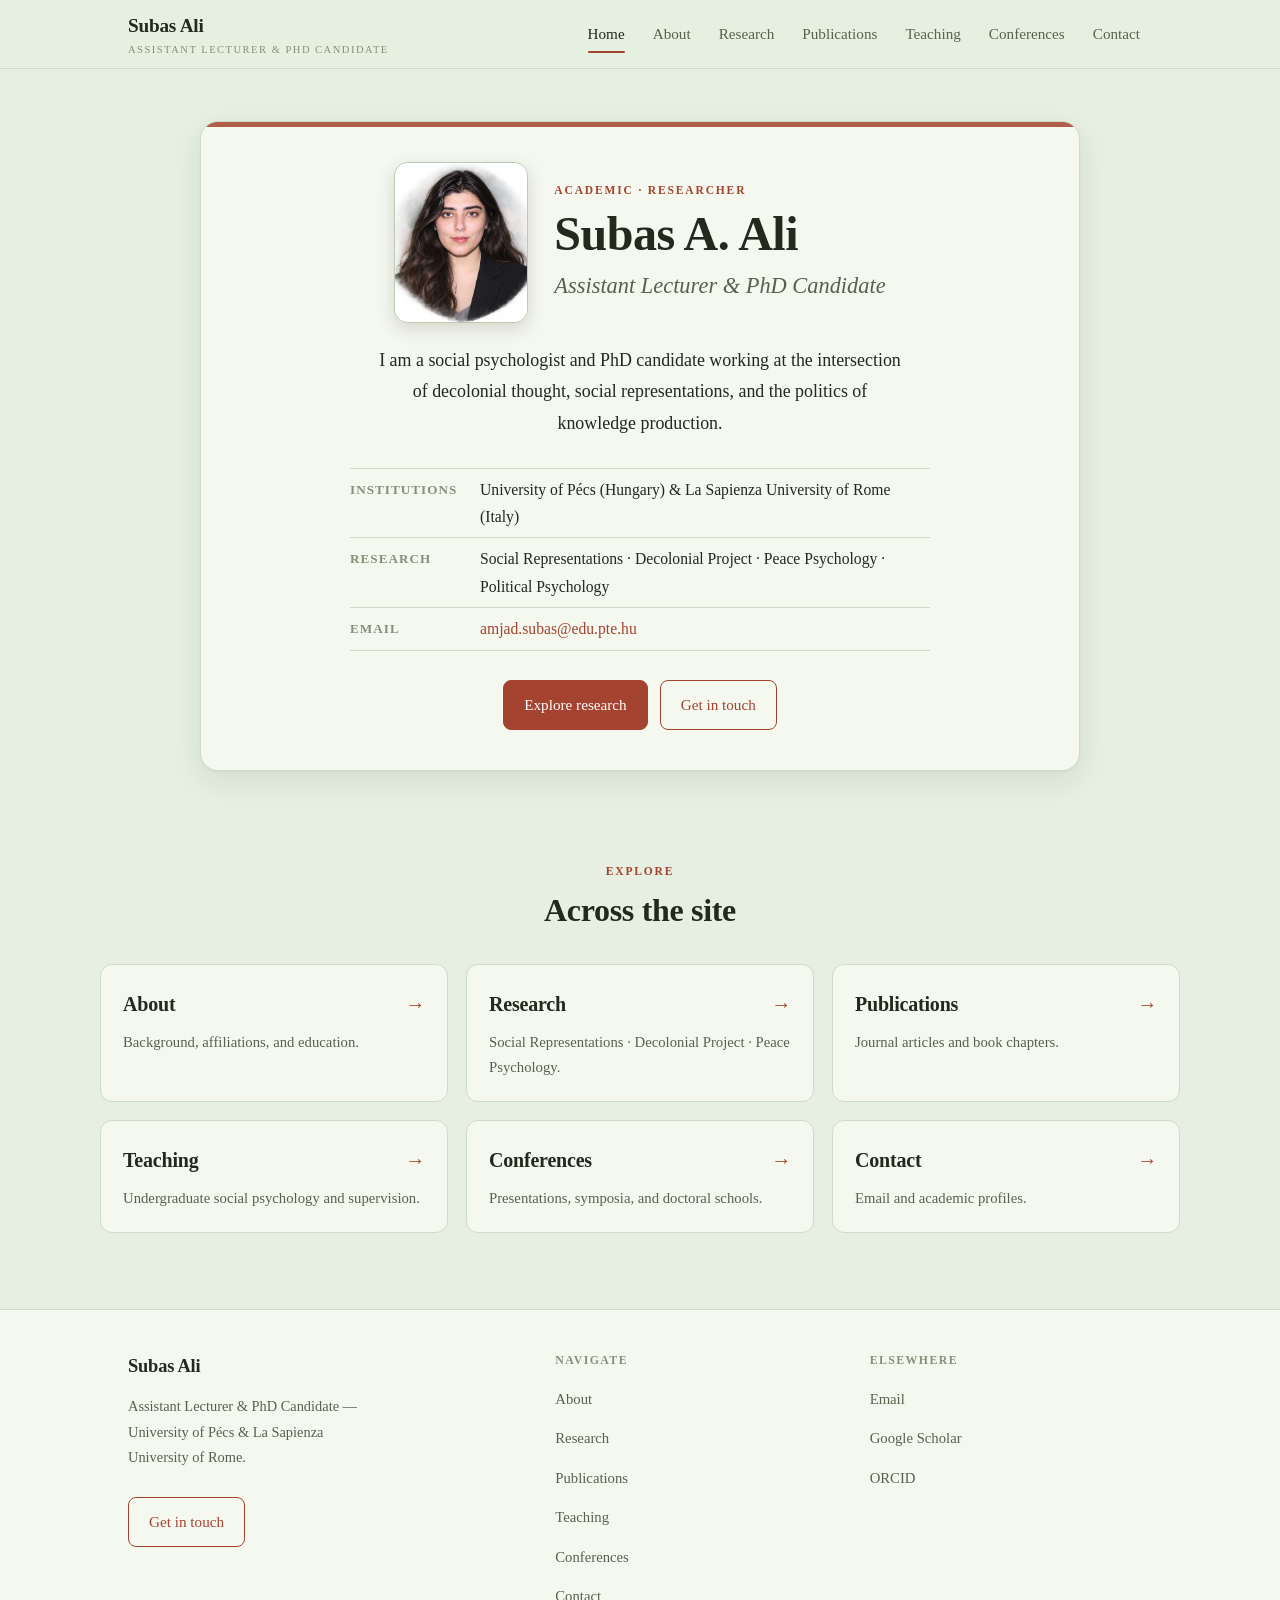
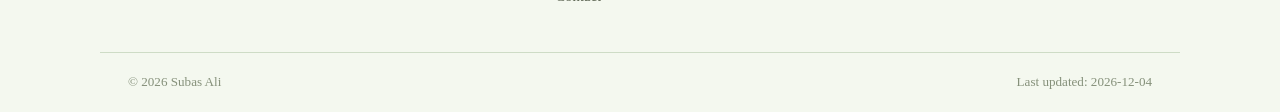
<file: index.html>
<!doctype html>
<html lang="en">
<head>
  <meta charset="utf-8" />
  <meta name="viewport" content="width=device-width, initial-scale=1" />
  <title>Subas Ali &mdash; Social &amp; Political Psychology</title>
  <meta name="description" content="Subas Ali, Assistant Lecturer and PhD Candidate at the University of Pécs and La Sapienza University of Rome, researching social representations, decolonial theory, and peace psychology." />
  <meta property="og:title" content="Subas Ali &mdash; Social &amp; Political Psychology" />
  <meta property="og:description" content="Subas Ali, Assistant Lecturer and PhD Candidate at the University of Pécs and La Sapienza University of Rome, researching social representations, decolonial theory, and peace psychology." />
  <meta property="og:type" content="website" />
  <link rel="icon" href="data:image/svg+xml,%3Csvg xmlns='http://www.w3.org/2000/svg' viewBox='0 0 32 32'%3E%3Crect width='32' height='32' rx='7' fill='%2314507a'/%3E%3Ctext x='16' y='23' font-family='Georgia,serif' font-size='20' fill='white' text-anchor='middle'%3ES%3C/text%3E%3C/svg%3E" />
  <style>
/* ============================================================
   Subas Ali — academic website
   Shared stylesheet
   ============================================================ */

:root {
  --bg: #e6efe1;
  --surface: #f4f8ef;
  --surface-2: #dbe7d3;
  --fg: #22291d;
  --muted: #58614e;
  --faint: #85907a;
  --border: #cedcc6;
  --border-strong: #bacbaf;
  --accent: #a4432f;
  --accent-hover: #86331f;
  --accent-soft: rgba(164, 67, 47, 0.13);
  --max: 1080px;
  --measure: 720px;
  --serif: "Times New Roman", Times, Georgia, serif;
  --sans: "Times New Roman", Times, Georgia, serif;
  --radius: 12px;
  --shadow: 0 1px 2px rgba(30,45,25,0.05), 0 10px 30px rgba(35,60,30,0.09);
}

@media (prefers-color-scheme: dark) {
  :root {
    --bg: #161c14;
    --surface: #1d241a;
    --surface-2: #232c1f;
    --fg: #e7ecdf;
    --muted: #a9b39b;
    --faint: #7f8a71;
    --border: #2e3729;
    --border-strong: #3d4836;
    --accent: #e2906f;
    --accent-hover: #eea587;
    --accent-soft: rgba(226, 144, 111, 0.16);
    --shadow: 0 1px 2px rgba(0,0,0,0.35), 0 12px 34px rgba(0,0,0,0.4);
  }
}

* { box-sizing: border-box; }

html { scroll-behavior: smooth; }

body {
  font-family: var(--sans);
  background-color: var(--bg);
  background-image:
    radial-gradient(closest-side at 12% -5%, var(--accent-soft), transparent 70%),
    radial-gradient(closest-side at 100% 108%, rgba(47, 107, 67, 0.09), transparent 70%);
  background-attachment: fixed;
  background-repeat: no-repeat;
  color: var(--fg);
  line-height: 1.75;
  margin: 0;
  font-size: 18px;
  -webkit-font-smoothing: antialiased;
  -moz-osx-font-smoothing: grayscale;
  text-rendering: optimizeLegibility;
}

/* ---------- Skip link ---------- */
.skip-link {
  position: absolute;
  left: -999px;
  top: 0;
  background: var(--accent);
  color: #fff;
  padding: 10px 16px;
  border-radius: 0 0 8px 0;
  z-index: 200;
}
.skip-link:focus { left: 0; }

/* ---------- Layout ---------- */
.wrap {
  max-width: var(--max);
  margin: 0 auto;
  padding: 0 28px;
}
.section { padding: 56px 0; }
.section + .section { border-top: 1px solid var(--border); }
main { min-height: 60vh; }

/* ---------- Typography ---------- */
h1, h2, h3, h4 { font-family: var(--serif); font-weight: 600; letter-spacing: -0.01em; color: var(--fg); }
h1 { font-size: clamp(2rem, 4.4vw, 3rem); line-height: 1.1; margin: 0 0 0.4em; }
h2 { font-size: clamp(1.5rem, 3vw, 2rem); line-height: 1.2; margin: 0 0 0.6em; }
h3 { font-size: 1.25rem; margin: 0 0 0.4em; }
h4 { font-size: 1.05rem; margin: 0 0 0.3em; }
p { margin: 0 0 1.15em; }
.measure { max-width: var(--measure); margin-left: auto; margin-right: auto; }
.lead { font-size: 1.15rem; color: var(--fg); }

.eyebrow {
  font-family: var(--sans);
  text-transform: uppercase;
  letter-spacing: 0.16em;
  font-size: 0.72rem;
  font-weight: 600;
  color: var(--accent);
  margin: 0 0 14px;
  display: block;
}

.section-head { margin-bottom: 34px; text-align: center; }
.section-head .eyebrow { margin-bottom: 10px; }
.section-head h2 { margin-bottom: 0; }

/* ---------- Links ---------- */
a { color: var(--accent); text-decoration: none; transition: color 0.15s ease; }
a:hover { color: var(--accent-hover); }
.prose a {
  border-bottom: 1px solid var(--accent-soft);
  transition: border-color 0.15s ease, color 0.15s ease;
}
.prose a:hover { border-bottom-color: var(--accent); }
a:focus-visible, button:focus-visible {
  outline: 2px solid var(--accent);
  outline-offset: 3px;
  border-radius: 2px;
}

/* ---------- Header / nav ---------- */
.site-header {
  position: sticky;
  top: 0;
  z-index: 100;
  background: color-mix(in srgb, var(--bg) 88%, transparent);
  -webkit-backdrop-filter: saturate(1.4) blur(10px);
  backdrop-filter: saturate(1.4) blur(10px);
  border-bottom: 1px solid var(--border);
}
.nav-inner {
  max-width: var(--max);
  margin: 0 auto;
  padding: 0 28px;
  height: 68px;
  display: flex;
  align-items: center;
  justify-content: space-between;
  gap: 16px;
}
.brand {
  font-family: var(--serif);
  font-size: 1.2rem;
  font-weight: 600;
  letter-spacing: -0.01em;
  color: var(--fg);
  white-space: nowrap;
}
.brand:hover { color: var(--fg); }
.brand .brand-sub {
  display: block;
  font-family: var(--sans);
  font-size: 0.66rem;
  font-weight: 500;
  letter-spacing: 0.14em;
  text-transform: uppercase;
  color: var(--faint);
  margin-top: -2px;
}
.nav-links { display: flex; align-items: center; gap: 4px; }
.nav-links a {
  color: var(--muted);
  font-size: 0.95rem;
  font-weight: 500;
  padding: 8px 12px;
  border-radius: 7px;
  position: relative;
}
.nav-links a:hover { color: var(--fg); background: var(--surface-2); }
.nav-links a[aria-current="page"] { color: var(--fg); }
.nav-links a[aria-current="page"]::after {
  content: "";
  position: absolute;
  left: 12px; right: 12px; bottom: 2px;
  height: 2px;
  background: var(--accent);
  border-radius: 2px;
}

.nav-toggle {
  display: none;
  background: none;
  border: 1px solid var(--border-strong);
  border-radius: 8px;
  width: 42px; height: 42px;
  cursor: pointer;
  color: var(--fg);
  align-items: center;
  justify-content: center;
}
.nav-toggle svg { width: 22px; height: 22px; }

/* ---------- Buttons ---------- */
.btn {
  display: inline-flex;
  align-items: center;
  gap: 8px;
  font-family: var(--sans);
  font-size: 0.95rem;
  font-weight: 500;
  padding: 11px 20px;
  border-radius: 8px;
  border: 1px solid var(--accent);
  background: var(--accent);
  color: #fff;
  cursor: pointer;
  transition: background 0.15s ease, transform 0.05s ease;
}
.btn:hover { background: var(--accent-hover); border-color: var(--accent-hover); color: #fff; }
.btn:active { transform: translateY(1px); }
.btn.ghost { background: transparent; color: var(--accent); }
.btn.ghost:hover { background: var(--accent-soft); color: var(--accent); }

.linkchip {
  display: inline-flex;
  align-items: center;
  gap: 6px;
  font-size: 0.85rem;
  font-weight: 500;
  padding: 4px 11px;
  border: 1px solid var(--border-strong);
  border-radius: 999px;
  color: var(--accent);
  background: var(--bg);
  transition: border-color 0.15s ease, background 0.15s ease;
}
.linkchip:hover { border-color: var(--accent); background: var(--accent-soft); color: var(--accent); }
.linkchip svg { width: 13px; height: 13px; }

/* ---------- Home hero ---------- */
.hero { padding: 52px 0 34px; }
.hero-card {
  background: var(--surface);
  border: 1px solid var(--border);
  border-radius: 18px;
  box-shadow: var(--shadow);
  padding: 40px 44px;
  max-width: 880px;
  margin: 0 auto;
  text-align: center;
  position: relative;
  overflow: hidden;
}
.hero-card::before {
  content: "";
  position: absolute;
  left: 0; right: 0; top: 0;
  height: 5px;
  background: var(--accent);
  opacity: 0.85;
}
.hero-id {
  display: flex;
  align-items: center;
  justify-content: center;
  gap: 26px;
  margin-bottom: 22px;
  text-align: left;
}
.hero-id .eyebrow { margin-bottom: 8px; }
.hero-id h1 { margin: 0 0 0.1em; }
.hero-text h1 { margin-bottom: 0.2em; }
.hero-role {
  font-family: var(--serif);
  font-size: clamp(1.1rem, 2.2vw, 1.4rem);
  color: var(--muted);
  margin: 0;
  font-weight: 400;
  font-style: italic;
}
.hero-bio {
  font-size: 1.12rem;
  color: var(--fg);
  max-width: 60ch;
  margin: 0 auto 1.6em;
}
.hero-meta { list-style: none; padding: 0; margin: 0 auto 1.6em; max-width: 580px; text-align: left; }
.hero-meta li { display: flex; gap: 12px; padding: 7px 0; border-top: 1px solid var(--border); font-size: 0.98rem; }
.hero-meta li:last-child { border-bottom: 1px solid var(--border); }
.hero-meta .k { flex: 0 0 118px; color: var(--faint); font-size: 0.82rem; text-transform: uppercase; letter-spacing: 0.08em; padding-top: 3px; font-weight: 600; }
.hero-meta .v { flex: 1; }
.hero-cta { display: flex; flex-wrap: wrap; gap: 12px; margin-top: 6px; justify-content: center; }

.portrait {
  width: clamp(96px, 13vw, 134px);
  aspect-ratio: 5 / 6;
  height: auto;
  object-fit: cover;
  object-position: center 20%;
  border-radius: 14px;
  border: 1px solid var(--border-strong);
  box-shadow: 0 6px 18px rgba(60,40,25,0.16);
  background: var(--surface-2);
  flex-shrink: 0;
}

/* ---------- Pathways grid ---------- */
.pathways {
  display: grid;
  grid-template-columns: repeat(3, 1fr);
  gap: 18px;
}
.pathway {
  display: block;
  padding: 22px 22px 20px;
  border: 1px solid var(--border);
  border-radius: var(--radius);
  background: var(--surface);
  color: var(--fg);
  transition: border-color 0.18s ease, transform 0.18s ease, box-shadow 0.18s ease;
}
.pathway:hover {
  color: var(--fg);
  border-color: var(--border-strong);
  transform: translateY(-2px);
  box-shadow: var(--shadow);
}
.pathway h3 { display: flex; align-items: center; justify-content: space-between; margin-bottom: 8px; }
.pathway h3 .arrow { color: var(--accent); font-family: var(--sans); font-weight: 400; transition: transform 0.18s ease; }
.pathway:hover h3 .arrow { transform: translateX(4px); }
.pathway p { color: var(--muted); font-size: 0.92rem; margin: 0; }

/* ---------- Prose / cards ---------- */
.prose p { color: var(--fg); }
.panel {
  background: var(--surface);
  border: 1px solid var(--border);
  border-radius: var(--radius);
  padding: 30px 32px;
}

/* ---------- Education / definition lists ---------- */
.stack { display: grid; gap: 2px; }
.entry {
  display: grid;
  grid-template-columns: 1fr auto;
  gap: 8px 20px;
  padding: 16px 0;
  border-top: 1px solid var(--border);
  align-items: baseline;
}
.entry:last-child { border-bottom: 1px solid var(--border); }
.entry .title { font-weight: 600; }
.entry .sub { color: var(--muted); font-size: 0.95rem; }
.entry .when { color: var(--faint); font-size: 0.88rem; white-space: nowrap; font-variant-numeric: tabular-nums; }

/* ---------- Publications ---------- */
.pub-group { margin-bottom: 40px; }
.pub-group:last-child { margin-bottom: 0; }
.pub-list { list-style: none; margin: 0; padding: 0; }
.pub {
  padding: 22px 0;
  border-top: 1px solid var(--border);
  display: grid;
  grid-template-columns: 64px 1fr;
  gap: 22px;
}
.pub:last-child { border-bottom: 1px solid var(--border); }
.pub .year { font-family: var(--serif); font-size: 1.05rem; color: var(--faint); font-variant-numeric: tabular-nums; padding-top: 1px; }
.pub .cite { margin: 0; }
.pub .cite .t { font-style: italic; }
.pub .venue { font-style: italic; }
.pub-links { margin-top: 12px; display: flex; flex-wrap: wrap; gap: 8px; }

/* ---------- Tables ---------- */
.table-card {
  border: 1px solid var(--border);
  border-radius: var(--radius);
  overflow: hidden;
  margin-bottom: 26px;
  background: var(--bg);
}
.table-card .table-head {
  display: flex;
  align-items: baseline;
  gap: 12px;
  padding: 16px 22px;
  background: var(--surface);
  border-bottom: 1px solid var(--border);
}
.table-card .table-head h3 { margin: 0; font-size: 1.15rem; }
.table-card .table-head .count { color: var(--faint); font-size: 0.85rem; }
table.data {
  width: 100%;
  border-collapse: collapse;
  font-size: 0.92rem;
}
table.data th, table.data td {
  padding: 14px 16px;
  text-align: left;
  vertical-align: top;
  line-height: 1.5;
  border-bottom: 1px solid var(--border);
}
table.data thead th {
  font-family: var(--sans);
  font-weight: 600;
  color: var(--faint);
  font-size: 0.72rem;
  letter-spacing: 0.08em;
  text-transform: uppercase;
  background: transparent;
}
table.data tbody tr:last-child td { border-bottom: none; }
table.data tbody tr { transition: background 0.12s ease; }
table.data tbody tr:hover { background: var(--surface); }
.nowrap { white-space: nowrap; }
.tag {
  display: inline-block;
  font-size: 0.72rem;
  font-weight: 600;
  letter-spacing: 0.03em;
  padding: 2px 9px;
  border-radius: 999px;
  border: 1px solid var(--border-strong);
  color: var(--muted);
  white-space: nowrap;
}

/* ---------- Contact ---------- */
.contact-grid { display: grid; grid-template-columns: 1fr 1fr; gap: 40px; }
.field { display: flex; flex-direction: column; gap: 6px; margin-bottom: 16px; }
.field label { font-size: 0.82rem; font-weight: 600; letter-spacing: 0.04em; text-transform: uppercase; color: var(--muted); }
.field input, .field textarea {
  font-family: var(--sans);
  font-size: 1rem;
  color: var(--fg);
  background: var(--bg);
  border: 1px solid var(--border-strong);
  border-radius: 8px;
  padding: 11px 13px;
  width: 100%;
  transition: border-color 0.15s ease, box-shadow 0.15s ease;
}
.field input:focus, .field textarea:focus {
  outline: none;
  border-color: var(--accent);
  box-shadow: 0 0 0 3px var(--accent-soft);
}
.field textarea { resize: vertical; min-height: 130px; }
.hp { position: absolute; left: -9999px; }
.contact-detail { padding: 10px 0; border-top: 1px solid var(--border); }
.contact-detail:first-of-type { border-top: none; }
.contact-detail .k { font-size: 0.78rem; text-transform: uppercase; letter-spacing: 0.08em; color: var(--faint); font-weight: 600; margin-bottom: 2px; }

/* ---------- Footer ---------- */
.site-footer {
  border-top: 1px solid var(--border);
  background: var(--surface);
  margin-top: 20px;
}
.footer-inner {
  max-width: var(--max);
  margin: 0 auto;
  padding: 40px 28px;
  display: grid;
  grid-template-columns: 1.4fr 1fr 1fr;
  gap: 32px;
}
.footer-inner h4 { font-family: var(--sans); font-size: 0.74rem; text-transform: uppercase; letter-spacing: 0.12em; color: var(--faint); margin-bottom: 12px; font-weight: 600; }
.footer-brand .brand { font-size: 1.15rem; }
.footer-nav { list-style: none; margin: 0; padding: 0; display: grid; gap: 8px; }
.footer-nav a, .footer-links a { color: var(--muted); font-size: 0.92rem; }
.footer-nav a:hover, .footer-links a:hover { color: var(--accent); }
.footer-links { list-style: none; margin: 0; padding: 0; display: grid; gap: 8px; }
.footer-bottom {
  border-top: 1px solid var(--border);
  padding: 18px 28px;
  max-width: var(--max);
  margin: 0 auto;
  display: flex;
  justify-content: space-between;
  flex-wrap: wrap;
  gap: 8px;
  color: var(--faint);
  font-size: 0.82rem;
}

/* ---------- Responsive ---------- */
@media (max-width: 860px) {
  .hero-card { padding: 30px 30px; }
  .pathways { grid-template-columns: 1fr 1fr; }
  .contact-grid { grid-template-columns: 1fr; gap: 30px; }
  .footer-inner { grid-template-columns: 1fr 1fr; }
}

@media (max-width: 640px) {
  body { font-size: 16px; }
  .nav-links {
    position: fixed;
    inset: 68px 0 auto 0;
    flex-direction: column;
    align-items: stretch;
    gap: 0;
    background: var(--bg);
    border-bottom: 1px solid var(--border);
    padding: 8px 16px 16px;
    box-shadow: var(--shadow);
    transform: translateY(-140%);
    transition: transform 0.25s ease;
    visibility: hidden;
  }
  .nav-links.open { transform: translateY(0); visibility: visible; }
  .nav-links a { padding: 13px 10px; border-radius: 8px; font-size: 1rem; }
  .nav-links a[aria-current="page"]::after { display: none; }
  .nav-links a[aria-current="page"] { background: var(--surface-2); }
  .nav-toggle { display: inline-flex; }
  .pathways { grid-template-columns: 1fr; }
  .section { padding: 40px 0; }
  .hero { padding: 26px 0 16px; }
  .hero-card { padding: 24px 22px; border-radius: 14px; }
  .hero-id { gap: 16px; margin-bottom: 16px; }
  .hero-bio { font-size: 1.05rem; }
  .panel { padding: 22px 20px; }
  .footer-inner { grid-template-columns: 1fr; gap: 26px; }
  .entry { grid-template-columns: 1fr; }
  .entry .when { grid-row: 1; }

  /* Responsive data tables -> stacked cards */
  table.data, table.data tbody, table.data tr, table.data td { display: block; width: 100%; }
  table.data thead { display: none; }
  .table-card { overflow: visible; }
  table.data tr {
    padding: 14px 16px;
    border-bottom: 1px solid var(--border);
  }
  table.data tr:last-child { border-bottom: none; }
  table.data td {
    padding: 4px 0;
    border: none;
    display: grid;
    grid-template-columns: 108px 1fr;
    gap: 10px;
  }
  table.data td::before {
    content: attr(data-label);
    font-size: 0.68rem;
    letter-spacing: 0.06em;
    text-transform: uppercase;
    color: var(--faint);
    font-weight: 600;
    padding-top: 3px;
  }
  table.data td:empty { display: none; }
  table.data tbody tr:hover { background: transparent; }
}

@media (prefers-reduced-motion: reduce) {
  * { scroll-behavior: auto !important; transition: none !important; animation: none !important; }
}

  </style>
  <script type="application/ld+json">
{
  "@context": "https://schema.org",
  "@type": "Person",
  "name": "Subas Amjad Ali",
  "alternateName": "Subas Ali",
  "jobTitle": "Assistant Lecturer & PhD Candidate",
  "affiliation": [
    {"@type": "Organization", "name": "University of P\u00e9cs"},
    {"@type": "Organization", "name": "La Sapienza University of Rome"}
  ],
  "email": "mailto:amjad.subas@edu.pte.hu",
  "url": "https://subasali.com",
  "sameAs": [
    "https://scholar.google.com/citations?view_op=list_works&hl=en&user=NY5oD_YAAAAJ",
    "https://orcid.org/0000-0001-5346-9214"
  ]
}
</script>
</head>
<body>
  <a class="skip-link" href="#main">Skip to content</a>
  <header class="site-header">
    <div class="nav-inner">
      <a class="brand" href="index.html">Subas Ali<span class="brand-sub">Assistant Lecturer &amp; PhD Candidate</span></a>
      <button class="nav-toggle" aria-label="Toggle menu" aria-expanded="false" aria-controls="nav-links">
        <svg viewBox="0 0 24 24" fill="none" stroke="currentColor" stroke-width="2" stroke-linecap="round"><line x1="4" y1="7" x2="20" y2="7"/><line x1="4" y1="12" x2="20" y2="12"/><line x1="4" y1="17" x2="20" y2="17"/></svg>
      </button>
      <nav class="nav-links" id="nav-links" aria-label="Primary">
      <a href="index.html" aria-current="page">Home</a>
      <a href="about.html">About</a>
      <a href="research.html">Research</a>
      <a href="publications.html">Publications</a>
      <a href="teaching.html">Teaching</a>
      <a href="conferences.html">Conferences</a>
      <a href="contact.html">Contact</a>
      </nav>
    </div>
  </header>
  <main id="main">
    <section class="hero wrap">
    <div class="hero-card">
      <div class="hero-id">
        <img class="portrait" src="[data-uri]" width="260" height="260" alt="Portrait of Subas Ali" />
        <div class="hero-id-text">
          <span class="eyebrow">Academic &middot; Researcher</span>
          <h1>Subas A. Ali</h1>
          <p class="hero-role">Assistant Lecturer &amp; PhD Candidate</p>
        </div>
      </div>
      <p class="hero-bio">I am a social psychologist and PhD candidate working at the intersection of decolonial thought, social representations, and the politics of knowledge production. </p>
      <ul class="hero-meta">
        <li><span class="k">Institutions</span><span class="v">University of P&eacute;cs (Hungary) &amp; La Sapienza University of Rome (Italy)</span></li>
        <li><span class="k">Research</span><span class="v">Social Representations &middot; Decolonial Project &middot; Peace Psychology &middot; Political Psychology </span></li>
        <li><span class="k">Email</span><span class="v"><a href="mailto:amjad.subas@edu.pte.hu">amjad.subas@edu.pte.hu</a></span></li>
      </ul>
      <div class="hero-cta">
        <a class="btn" href="research.html">Explore research</a>
        <a class="btn ghost" href="mailto:amjad.subas@edu.pte.hu">Get in touch</a>
      </div>
    </div>
  </section>
  <section class="section wrap">
    <div class="section-head"><span class="eyebrow">Explore</span><h2>Across the site</h2></div>
    <div class="pathways">
      <a class="pathway" href="about.html"><h3>About <span class="arrow">&rarr;</span></h3><p>Background, affiliations, and education.</p></a>
      <a class="pathway" href="research.html"><h3>Research <span class="arrow">&rarr;</span></h3><p>Social Representations &middot; Decolonial Project &middot; Peace Psychology.</p></a>
      <a class="pathway" href="publications.html"><h3>Publications <span class="arrow">&rarr;</span></h3><p>Journal articles and book chapters.</p></a>
      <a class="pathway" href="teaching.html"><h3>Teaching <span class="arrow">&rarr;</span></h3><p>Undergraduate social psychology and supervision.</p></a>
      <a class="pathway" href="conferences.html"><h3>Conferences <span class="arrow">&rarr;</span></h3><p>Presentations, symposia, and doctoral schools.</p></a>
      <a class="pathway" href="contact.html"><h3>Contact <span class="arrow">&rarr;</span></h3><p>Email and academic profiles.</p></a>
    </div>
  </section>
  </main>
  <footer class="site-footer">
    <div class="footer-inner">
      <div class="footer-brand">
        <a class="brand" href="index.html">Subas Ali</a>
        <p style="color:var(--muted);font-size:0.9rem;margin-top:12px;max-width:34ch;">Assistant Lecturer &amp; PhD Candidate — University of P&eacute;cs &amp; La Sapienza University of Rome.</p>
        <a class="btn ghost" href="mailto:amjad.subas@edu.pte.hu" style="margin-top:10px;">Get in touch</a>
      </div>
      <div>
        <h4>Navigate</h4>
        <ul class="footer-nav">
          <li><a href="about.html">About</a></li>
          <li><a href="research.html">Research</a></li>
          <li><a href="publications.html">Publications</a></li>
          <li><a href="teaching.html">Teaching</a></li>
          <li><a href="conferences.html">Conferences</a></li>
          <li><a href="contact.html">Contact</a></li>
        </ul>
      </div>
      <div>
        <h4>Elsewhere</h4>
        <ul class="footer-links">
          <li><a href="mailto:amjad.subas@edu.pte.hu">Email</a></li>
          <li><a href="https://scholar.google.com/citations?view_op=list_works&amp;hl=en&amp;user=NY5oD_YAAAAJ" target="_blank" rel="noopener">Google Scholar</a></li>
          <li><a href="https://orcid.org/0000-0001-5346-9214" target="_blank" rel="noopener">ORCID</a></li>
        </ul>
      </div>
    </div>
    <div class="footer-bottom">
      <div>&copy; <span id="year"></span> Subas Ali</div>
      <div>Last updated: <span id="lastmod"></span></div>
    </div>
  </footer>
  <script>
/* Subas Ali — site interactions (progressive enhancement) */
(function () {
  "use strict";

  // Mobile nav toggle
  var toggle = document.querySelector(".nav-toggle");
  var links = document.getElementById("nav-links");
  if (toggle && links) {
    toggle.addEventListener("click", function () {
      var open = links.classList.toggle("open");
      toggle.setAttribute("aria-expanded", open ? "true" : "false");
    });
    // Close menu when a link is clicked (mobile)
    links.addEventListener("click", function (e) {
      if (e.target.tagName === "A") {
        links.classList.remove("open");
        toggle.setAttribute("aria-expanded", "false");
      }
    });
    // Close on Escape
    document.addEventListener("keydown", function (e) {
      if (e.key === "Escape" && links.classList.contains("open")) {
        links.classList.remove("open");
        toggle.setAttribute("aria-expanded", "false");
        toggle.focus();
      }
    });
  }

  // Contact form -> opens the visitor's email app (works on static hosting)
  var cf = document.getElementById("contact-form");
  if (cf) {
    cf.addEventListener("submit", function (e) {
      e.preventDefault();
      var name = (cf.querySelector("#name") || {}).value || "";
      var email = (cf.querySelector("#email") || {}).value || "";
      var msg = (cf.querySelector("#message") || {}).value || "";
      var subject = encodeURIComponent("Website enquiry" + (name ? " from " + name : ""));
      var body = encodeURIComponent(msg + "\n\n— " + name + (email ? " <" + email + ">" : ""));
      window.location.href = "mailto:amjad.subas@edu.pte.hu?subject=" + subject + "&body=" + body;
    });
  }

  // Footer year + last-updated
  var y = document.getElementById("year");
  if (y) y.textContent = new Date().getFullYear();
  var lm = document.getElementById("lastmod");
  if (lm) {
    try { lm.textContent = new Date(document.lastModified).toISOString().slice(0, 10); }
    catch (e) { /* ignore */ }
  }
})();

  </script>
</body>
</html>
</file>
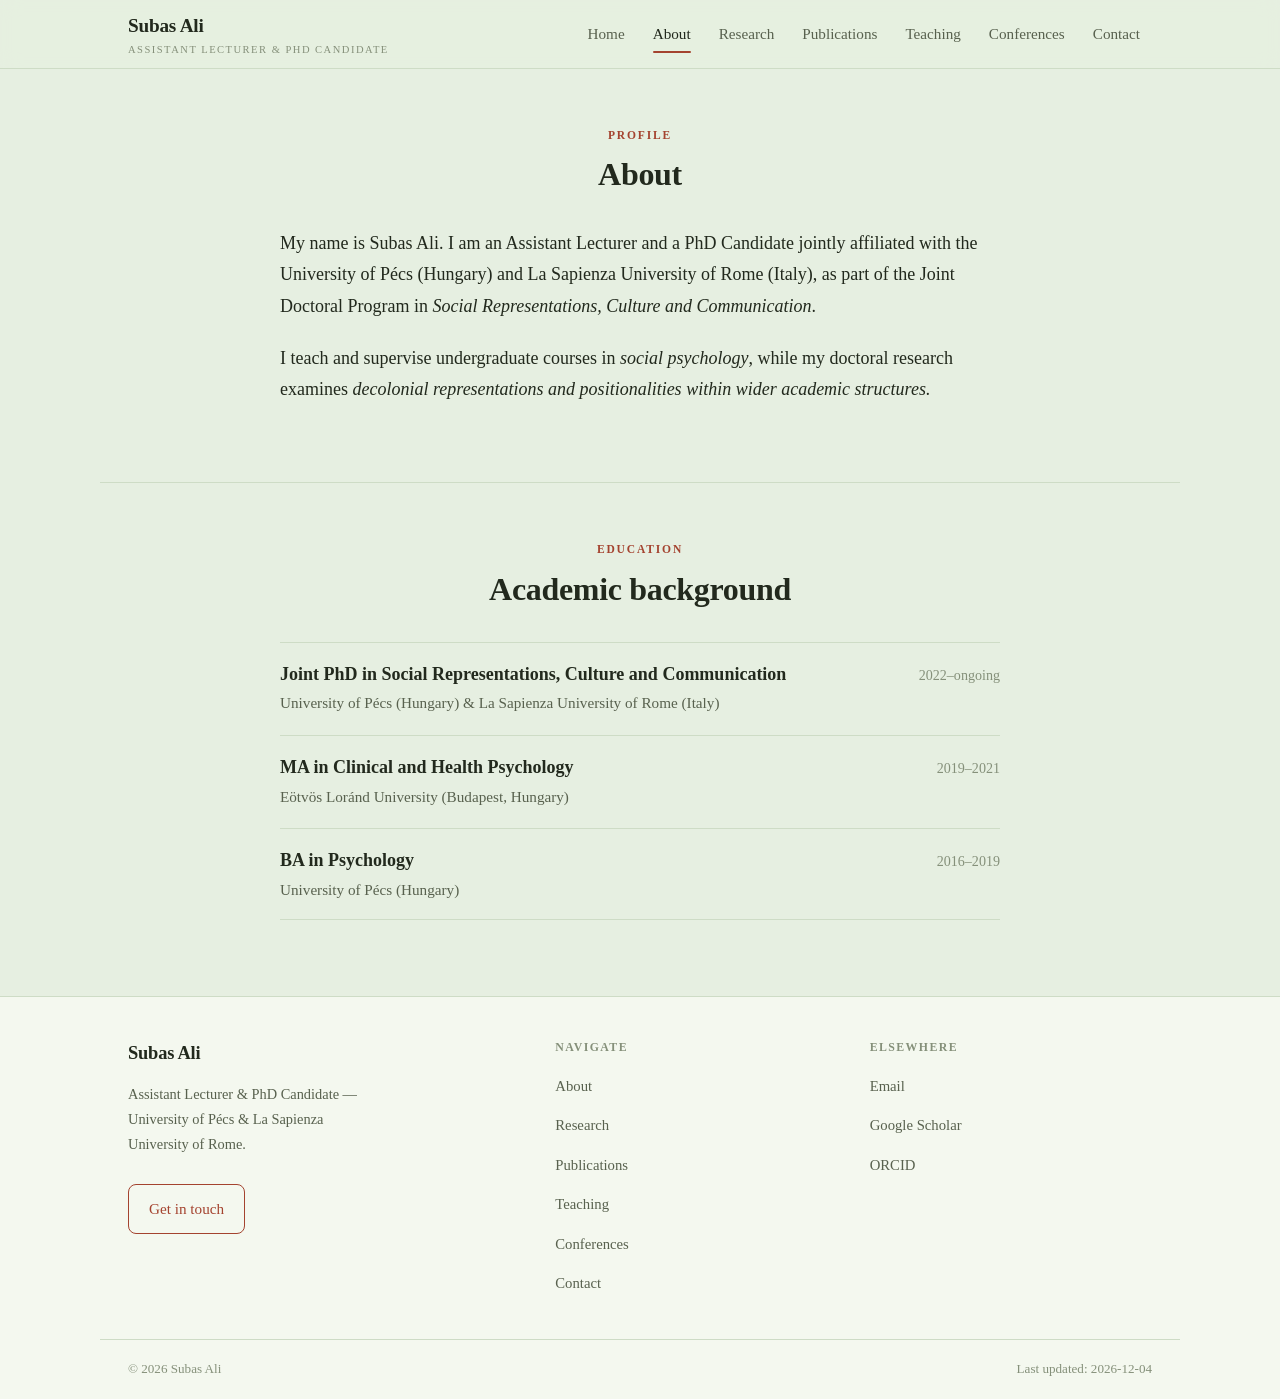
<file: about.html>
<!doctype html>
<html lang="en">
<head>
  <meta charset="utf-8" />
  <meta name="viewport" content="width=device-width, initial-scale=1" />
  <title>About &mdash; Subas Ali</title>
  <meta name="description" content="About Subas Ali: Assistant Lecturer and PhD Candidate in the Joint Doctoral Program in Social Representations, Culture and Communication, with education and background." />
  <meta property="og:title" content="About &mdash; Subas Ali" />
  <meta property="og:description" content="About Subas Ali: Assistant Lecturer and PhD Candidate in the Joint Doctoral Program in Social Representations, Culture and Communication, with education and background." />
  <meta property="og:type" content="website" />
  <link rel="icon" href="data:image/svg+xml,%3Csvg xmlns='http://www.w3.org/2000/svg' viewBox='0 0 32 32'%3E%3Crect width='32' height='32' rx='7' fill='%2314507a'/%3E%3Ctext x='16' y='23' font-family='Georgia,serif' font-size='20' fill='white' text-anchor='middle'%3ES%3C/text%3E%3C/svg%3E" />
  <style>
/* ============================================================
   Subas Ali — academic website
   Shared stylesheet
   ============================================================ */

:root {
  --bg: #e6efe1;
  --surface: #f4f8ef;
  --surface-2: #dbe7d3;
  --fg: #22291d;
  --muted: #58614e;
  --faint: #85907a;
  --border: #cedcc6;
  --border-strong: #bacbaf;
  --accent: #a4432f;
  --accent-hover: #86331f;
  --accent-soft: rgba(164, 67, 47, 0.13);
  --max: 1080px;
  --measure: 720px;
  --serif: "Times New Roman", Times, Georgia, serif;
  --sans: "Times New Roman", Times, Georgia, serif;
  --radius: 12px;
  --shadow: 0 1px 2px rgba(30,45,25,0.05), 0 10px 30px rgba(35,60,30,0.09);
}

@media (prefers-color-scheme: dark) {
  :root {
    --bg: #161c14;
    --surface: #1d241a;
    --surface-2: #232c1f;
    --fg: #e7ecdf;
    --muted: #a9b39b;
    --faint: #7f8a71;
    --border: #2e3729;
    --border-strong: #3d4836;
    --accent: #e2906f;
    --accent-hover: #eea587;
    --accent-soft: rgba(226, 144, 111, 0.16);
    --shadow: 0 1px 2px rgba(0,0,0,0.35), 0 12px 34px rgba(0,0,0,0.4);
  }
}

* { box-sizing: border-box; }

html { scroll-behavior: smooth; }

body {
  font-family: var(--sans);
  background-color: var(--bg);
  background-image:
    radial-gradient(closest-side at 12% -5%, var(--accent-soft), transparent 70%),
    radial-gradient(closest-side at 100% 108%, rgba(47, 107, 67, 0.09), transparent 70%);
  background-attachment: fixed;
  background-repeat: no-repeat;
  color: var(--fg);
  line-height: 1.75;
  margin: 0;
  font-size: 18px;
  -webkit-font-smoothing: antialiased;
  -moz-osx-font-smoothing: grayscale;
  text-rendering: optimizeLegibility;
}

/* ---------- Skip link ---------- */
.skip-link {
  position: absolute;
  left: -999px;
  top: 0;
  background: var(--accent);
  color: #fff;
  padding: 10px 16px;
  border-radius: 0 0 8px 0;
  z-index: 200;
}
.skip-link:focus { left: 0; }

/* ---------- Layout ---------- */
.wrap {
  max-width: var(--max);
  margin: 0 auto;
  padding: 0 28px;
}
.section { padding: 56px 0; }
.section + .section { border-top: 1px solid var(--border); }
main { min-height: 60vh; }

/* ---------- Typography ---------- */
h1, h2, h3, h4 { font-family: var(--serif); font-weight: 600; letter-spacing: -0.01em; color: var(--fg); }
h1 { font-size: clamp(2rem, 4.4vw, 3rem); line-height: 1.1; margin: 0 0 0.4em; }
h2 { font-size: clamp(1.5rem, 3vw, 2rem); line-height: 1.2; margin: 0 0 0.6em; }
h3 { font-size: 1.25rem; margin: 0 0 0.4em; }
h4 { font-size: 1.05rem; margin: 0 0 0.3em; }
p { margin: 0 0 1.15em; }
.measure { max-width: var(--measure); margin-left: auto; margin-right: auto; }
.lead { font-size: 1.15rem; color: var(--fg); }

.eyebrow {
  font-family: var(--sans);
  text-transform: uppercase;
  letter-spacing: 0.16em;
  font-size: 0.72rem;
  font-weight: 600;
  color: var(--accent);
  margin: 0 0 14px;
  display: block;
}

.section-head { margin-bottom: 34px; text-align: center; }
.section-head .eyebrow { margin-bottom: 10px; }
.section-head h2 { margin-bottom: 0; }

/* ---------- Links ---------- */
a { color: var(--accent); text-decoration: none; transition: color 0.15s ease; }
a:hover { color: var(--accent-hover); }
.prose a {
  border-bottom: 1px solid var(--accent-soft);
  transition: border-color 0.15s ease, color 0.15s ease;
}
.prose a:hover { border-bottom-color: var(--accent); }
a:focus-visible, button:focus-visible {
  outline: 2px solid var(--accent);
  outline-offset: 3px;
  border-radius: 2px;
}

/* ---------- Header / nav ---------- */
.site-header {
  position: sticky;
  top: 0;
  z-index: 100;
  background: color-mix(in srgb, var(--bg) 88%, transparent);
  -webkit-backdrop-filter: saturate(1.4) blur(10px);
  backdrop-filter: saturate(1.4) blur(10px);
  border-bottom: 1px solid var(--border);
}
.nav-inner {
  max-width: var(--max);
  margin: 0 auto;
  padding: 0 28px;
  height: 68px;
  display: flex;
  align-items: center;
  justify-content: space-between;
  gap: 16px;
}
.brand {
  font-family: var(--serif);
  font-size: 1.2rem;
  font-weight: 600;
  letter-spacing: -0.01em;
  color: var(--fg);
  white-space: nowrap;
}
.brand:hover { color: var(--fg); }
.brand .brand-sub {
  display: block;
  font-family: var(--sans);
  font-size: 0.66rem;
  font-weight: 500;
  letter-spacing: 0.14em;
  text-transform: uppercase;
  color: var(--faint);
  margin-top: -2px;
}
.nav-links { display: flex; align-items: center; gap: 4px; }
.nav-links a {
  color: var(--muted);
  font-size: 0.95rem;
  font-weight: 500;
  padding: 8px 12px;
  border-radius: 7px;
  position: relative;
}
.nav-links a:hover { color: var(--fg); background: var(--surface-2); }
.nav-links a[aria-current="page"] { color: var(--fg); }
.nav-links a[aria-current="page"]::after {
  content: "";
  position: absolute;
  left: 12px; right: 12px; bottom: 2px;
  height: 2px;
  background: var(--accent);
  border-radius: 2px;
}

.nav-toggle {
  display: none;
  background: none;
  border: 1px solid var(--border-strong);
  border-radius: 8px;
  width: 42px; height: 42px;
  cursor: pointer;
  color: var(--fg);
  align-items: center;
  justify-content: center;
}
.nav-toggle svg { width: 22px; height: 22px; }

/* ---------- Buttons ---------- */
.btn {
  display: inline-flex;
  align-items: center;
  gap: 8px;
  font-family: var(--sans);
  font-size: 0.95rem;
  font-weight: 500;
  padding: 11px 20px;
  border-radius: 8px;
  border: 1px solid var(--accent);
  background: var(--accent);
  color: #fff;
  cursor: pointer;
  transition: background 0.15s ease, transform 0.05s ease;
}
.btn:hover { background: var(--accent-hover); border-color: var(--accent-hover); color: #fff; }
.btn:active { transform: translateY(1px); }
.btn.ghost { background: transparent; color: var(--accent); }
.btn.ghost:hover { background: var(--accent-soft); color: var(--accent); }

.linkchip {
  display: inline-flex;
  align-items: center;
  gap: 6px;
  font-size: 0.85rem;
  font-weight: 500;
  padding: 4px 11px;
  border: 1px solid var(--border-strong);
  border-radius: 999px;
  color: var(--accent);
  background: var(--bg);
  transition: border-color 0.15s ease, background 0.15s ease;
}
.linkchip:hover { border-color: var(--accent); background: var(--accent-soft); color: var(--accent); }
.linkchip svg { width: 13px; height: 13px; }

/* ---------- Home hero ---------- */
.hero { padding: 52px 0 34px; }
.hero-card {
  background: var(--surface);
  border: 1px solid var(--border);
  border-radius: 18px;
  box-shadow: var(--shadow);
  padding: 40px 44px;
  max-width: 880px;
  margin: 0 auto;
  text-align: center;
  position: relative;
  overflow: hidden;
}
.hero-card::before {
  content: "";
  position: absolute;
  left: 0; right: 0; top: 0;
  height: 5px;
  background: var(--accent);
  opacity: 0.85;
}
.hero-id {
  display: flex;
  align-items: center;
  justify-content: center;
  gap: 26px;
  margin-bottom: 22px;
  text-align: left;
}
.hero-id .eyebrow { margin-bottom: 8px; }
.hero-id h1 { margin: 0 0 0.1em; }
.hero-text h1 { margin-bottom: 0.2em; }
.hero-role {
  font-family: var(--serif);
  font-size: clamp(1.1rem, 2.2vw, 1.4rem);
  color: var(--muted);
  margin: 0;
  font-weight: 400;
  font-style: italic;
}
.hero-bio {
  font-size: 1.12rem;
  color: var(--fg);
  max-width: 60ch;
  margin: 0 auto 1.6em;
}
.hero-meta { list-style: none; padding: 0; margin: 0 auto 1.6em; max-width: 580px; text-align: left; }
.hero-meta li { display: flex; gap: 12px; padding: 7px 0; border-top: 1px solid var(--border); font-size: 0.98rem; }
.hero-meta li:last-child { border-bottom: 1px solid var(--border); }
.hero-meta .k { flex: 0 0 118px; color: var(--faint); font-size: 0.82rem; text-transform: uppercase; letter-spacing: 0.08em; padding-top: 3px; font-weight: 600; }
.hero-meta .v { flex: 1; }
.hero-cta { display: flex; flex-wrap: wrap; gap: 12px; margin-top: 6px; justify-content: center; }

.portrait {
  width: clamp(96px, 13vw, 134px);
  aspect-ratio: 5 / 6;
  height: auto;
  object-fit: cover;
  object-position: center 20%;
  border-radius: 14px;
  border: 1px solid var(--border-strong);
  box-shadow: 0 6px 18px rgba(60,40,25,0.16);
  background: var(--surface-2);
  flex-shrink: 0;
}

/* ---------- Pathways grid ---------- */
.pathways {
  display: grid;
  grid-template-columns: repeat(3, 1fr);
  gap: 18px;
}
.pathway {
  display: block;
  padding: 22px 22px 20px;
  border: 1px solid var(--border);
  border-radius: var(--radius);
  background: var(--surface);
  color: var(--fg);
  transition: border-color 0.18s ease, transform 0.18s ease, box-shadow 0.18s ease;
}
.pathway:hover {
  color: var(--fg);
  border-color: var(--border-strong);
  transform: translateY(-2px);
  box-shadow: var(--shadow);
}
.pathway h3 { display: flex; align-items: center; justify-content: space-between; margin-bottom: 8px; }
.pathway h3 .arrow { color: var(--accent); font-family: var(--sans); font-weight: 400; transition: transform 0.18s ease; }
.pathway:hover h3 .arrow { transform: translateX(4px); }
.pathway p { color: var(--muted); font-size: 0.92rem; margin: 0; }

/* ---------- Prose / cards ---------- */
.prose p { color: var(--fg); }
.panel {
  background: var(--surface);
  border: 1px solid var(--border);
  border-radius: var(--radius);
  padding: 30px 32px;
}

/* ---------- Education / definition lists ---------- */
.stack { display: grid; gap: 2px; }
.entry {
  display: grid;
  grid-template-columns: 1fr auto;
  gap: 8px 20px;
  padding: 16px 0;
  border-top: 1px solid var(--border);
  align-items: baseline;
}
.entry:last-child { border-bottom: 1px solid var(--border); }
.entry .title { font-weight: 600; }
.entry .sub { color: var(--muted); font-size: 0.95rem; }
.entry .when { color: var(--faint); font-size: 0.88rem; white-space: nowrap; font-variant-numeric: tabular-nums; }

/* ---------- Publications ---------- */
.pub-group { margin-bottom: 40px; }
.pub-group:last-child { margin-bottom: 0; }
.pub-list { list-style: none; margin: 0; padding: 0; }
.pub {
  padding: 22px 0;
  border-top: 1px solid var(--border);
  display: grid;
  grid-template-columns: 64px 1fr;
  gap: 22px;
}
.pub:last-child { border-bottom: 1px solid var(--border); }
.pub .year { font-family: var(--serif); font-size: 1.05rem; color: var(--faint); font-variant-numeric: tabular-nums; padding-top: 1px; }
.pub .cite { margin: 0; }
.pub .cite .t { font-style: italic; }
.pub .venue { font-style: italic; }
.pub-links { margin-top: 12px; display: flex; flex-wrap: wrap; gap: 8px; }

/* ---------- Tables ---------- */
.table-card {
  border: 1px solid var(--border);
  border-radius: var(--radius);
  overflow: hidden;
  margin-bottom: 26px;
  background: var(--bg);
}
.table-card .table-head {
  display: flex;
  align-items: baseline;
  gap: 12px;
  padding: 16px 22px;
  background: var(--surface);
  border-bottom: 1px solid var(--border);
}
.table-card .table-head h3 { margin: 0; font-size: 1.15rem; }
.table-card .table-head .count { color: var(--faint); font-size: 0.85rem; }
table.data {
  width: 100%;
  border-collapse: collapse;
  font-size: 0.92rem;
}
table.data th, table.data td {
  padding: 14px 16px;
  text-align: left;
  vertical-align: top;
  line-height: 1.5;
  border-bottom: 1px solid var(--border);
}
table.data thead th {
  font-family: var(--sans);
  font-weight: 600;
  color: var(--faint);
  font-size: 0.72rem;
  letter-spacing: 0.08em;
  text-transform: uppercase;
  background: transparent;
}
table.data tbody tr:last-child td { border-bottom: none; }
table.data tbody tr { transition: background 0.12s ease; }
table.data tbody tr:hover { background: var(--surface); }
.nowrap { white-space: nowrap; }
.tag {
  display: inline-block;
  font-size: 0.72rem;
  font-weight: 600;
  letter-spacing: 0.03em;
  padding: 2px 9px;
  border-radius: 999px;
  border: 1px solid var(--border-strong);
  color: var(--muted);
  white-space: nowrap;
}

/* ---------- Contact ---------- */
.contact-grid { display: grid; grid-template-columns: 1fr 1fr; gap: 40px; }
.field { display: flex; flex-direction: column; gap: 6px; margin-bottom: 16px; }
.field label { font-size: 0.82rem; font-weight: 600; letter-spacing: 0.04em; text-transform: uppercase; color: var(--muted); }
.field input, .field textarea {
  font-family: var(--sans);
  font-size: 1rem;
  color: var(--fg);
  background: var(--bg);
  border: 1px solid var(--border-strong);
  border-radius: 8px;
  padding: 11px 13px;
  width: 100%;
  transition: border-color 0.15s ease, box-shadow 0.15s ease;
}
.field input:focus, .field textarea:focus {
  outline: none;
  border-color: var(--accent);
  box-shadow: 0 0 0 3px var(--accent-soft);
}
.field textarea { resize: vertical; min-height: 130px; }
.hp { position: absolute; left: -9999px; }
.contact-detail { padding: 10px 0; border-top: 1px solid var(--border); }
.contact-detail:first-of-type { border-top: none; }
.contact-detail .k { font-size: 0.78rem; text-transform: uppercase; letter-spacing: 0.08em; color: var(--faint); font-weight: 600; margin-bottom: 2px; }

/* ---------- Footer ---------- */
.site-footer {
  border-top: 1px solid var(--border);
  background: var(--surface);
  margin-top: 20px;
}
.footer-inner {
  max-width: var(--max);
  margin: 0 auto;
  padding: 40px 28px;
  display: grid;
  grid-template-columns: 1.4fr 1fr 1fr;
  gap: 32px;
}
.footer-inner h4 { font-family: var(--sans); font-size: 0.74rem; text-transform: uppercase; letter-spacing: 0.12em; color: var(--faint); margin-bottom: 12px; font-weight: 600; }
.footer-brand .brand { font-size: 1.15rem; }
.footer-nav { list-style: none; margin: 0; padding: 0; display: grid; gap: 8px; }
.footer-nav a, .footer-links a { color: var(--muted); font-size: 0.92rem; }
.footer-nav a:hover, .footer-links a:hover { color: var(--accent); }
.footer-links { list-style: none; margin: 0; padding: 0; display: grid; gap: 8px; }
.footer-bottom {
  border-top: 1px solid var(--border);
  padding: 18px 28px;
  max-width: var(--max);
  margin: 0 auto;
  display: flex;
  justify-content: space-between;
  flex-wrap: wrap;
  gap: 8px;
  color: var(--faint);
  font-size: 0.82rem;
}

/* ---------- Responsive ---------- */
@media (max-width: 860px) {
  .hero-card { padding: 30px 30px; }
  .pathways { grid-template-columns: 1fr 1fr; }
  .contact-grid { grid-template-columns: 1fr; gap: 30px; }
  .footer-inner { grid-template-columns: 1fr 1fr; }
}

@media (max-width: 640px) {
  body { font-size: 16px; }
  .nav-links {
    position: fixed;
    inset: 68px 0 auto 0;
    flex-direction: column;
    align-items: stretch;
    gap: 0;
    background: var(--bg);
    border-bottom: 1px solid var(--border);
    padding: 8px 16px 16px;
    box-shadow: var(--shadow);
    transform: translateY(-140%);
    transition: transform 0.25s ease;
    visibility: hidden;
  }
  .nav-links.open { transform: translateY(0); visibility: visible; }
  .nav-links a { padding: 13px 10px; border-radius: 8px; font-size: 1rem; }
  .nav-links a[aria-current="page"]::after { display: none; }
  .nav-links a[aria-current="page"] { background: var(--surface-2); }
  .nav-toggle { display: inline-flex; }
  .pathways { grid-template-columns: 1fr; }
  .section { padding: 40px 0; }
  .hero { padding: 26px 0 16px; }
  .hero-card { padding: 24px 22px; border-radius: 14px; }
  .hero-id { gap: 16px; margin-bottom: 16px; }
  .hero-bio { font-size: 1.05rem; }
  .panel { padding: 22px 20px; }
  .footer-inner { grid-template-columns: 1fr; gap: 26px; }
  .entry { grid-template-columns: 1fr; }
  .entry .when { grid-row: 1; }

  /* Responsive data tables -> stacked cards */
  table.data, table.data tbody, table.data tr, table.data td { display: block; width: 100%; }
  table.data thead { display: none; }
  .table-card { overflow: visible; }
  table.data tr {
    padding: 14px 16px;
    border-bottom: 1px solid var(--border);
  }
  table.data tr:last-child { border-bottom: none; }
  table.data td {
    padding: 4px 0;
    border: none;
    display: grid;
    grid-template-columns: 108px 1fr;
    gap: 10px;
  }
  table.data td::before {
    content: attr(data-label);
    font-size: 0.68rem;
    letter-spacing: 0.06em;
    text-transform: uppercase;
    color: var(--faint);
    font-weight: 600;
    padding-top: 3px;
  }
  table.data td:empty { display: none; }
  table.data tbody tr:hover { background: transparent; }
}

@media (prefers-reduced-motion: reduce) {
  * { scroll-behavior: auto !important; transition: none !important; animation: none !important; }
}

  </style>
  
</head>
<body>
  <a class="skip-link" href="#main">Skip to content</a>
  <header class="site-header">
    <div class="nav-inner">
      <a class="brand" href="index.html">Subas Ali<span class="brand-sub">Assistant Lecturer &amp; PhD Candidate</span></a>
      <button class="nav-toggle" aria-label="Toggle menu" aria-expanded="false" aria-controls="nav-links">
        <svg viewBox="0 0 24 24" fill="none" stroke="currentColor" stroke-width="2" stroke-linecap="round"><line x1="4" y1="7" x2="20" y2="7"/><line x1="4" y1="12" x2="20" y2="12"/><line x1="4" y1="17" x2="20" y2="17"/></svg>
      </button>
      <nav class="nav-links" id="nav-links" aria-label="Primary">
      <a href="index.html">Home</a>
      <a href="about.html" aria-current="page">About</a>
      <a href="research.html">Research</a>
      <a href="publications.html">Publications</a>
      <a href="teaching.html">Teaching</a>
      <a href="conferences.html">Conferences</a>
      <a href="contact.html">Contact</a>
      </nav>
    </div>
  </header>
  <main id="main">
  <section class="section wrap">
    <div class="section-head"><span class="eyebrow">Profile</span><h2>About</h2></div>
    <div class="prose measure">
      <p>My name is Subas Ali. I am an Assistant Lecturer and a PhD Candidate jointly affiliated with the University of P&eacute;cs (Hungary) and La Sapienza University of Rome (Italy), as part of the Joint Doctoral Program in <i>Social Representations, Culture and Communication</i>.</p>
      <p>I teach and supervise undergraduate courses in <i>social psychology</i>, while my doctoral research examines <i>decolonial representations and positionalities within wider academic structures.</i></p>
    </div>
  </section>
  <section class="section wrap">
    <div class="section-head"><span class="eyebrow">Education</span><h2>Academic background</h2></div>
    <div class="stack measure">
      <div class="entry">
        <div><div class="title">Joint PhD in Social Representations, Culture and Communication</div><div class="sub">University of P&eacute;cs (Hungary) &amp; La Sapienza University of Rome (Italy)</div></div>
        <div class="when">2022&ndash;ongoing</div>
      </div>
      <div class="entry">
        <div><div class="title">MA in Clinical and Health Psychology</div><div class="sub">E&ouml;tv&ouml;s Lor&aacute;nd University (Budapest, Hungary)</div></div>
        <div class="when">2019&ndash;2021</div>
      </div>
      <div class="entry">
        <div><div class="title">BA in Psychology</div><div class="sub">University of P&eacute;cs (Hungary)</div></div>
        <div class="when">2016&ndash;2019</div>
      </div>
    </div>
  </section>
  </main>
  <footer class="site-footer">
    <div class="footer-inner">
      <div class="footer-brand">
        <a class="brand" href="index.html">Subas Ali</a>
        <p style="color:var(--muted);font-size:0.9rem;margin-top:12px;max-width:34ch;">Assistant Lecturer &amp; PhD Candidate — University of P&eacute;cs &amp; La Sapienza University of Rome.</p>
        <a class="btn ghost" href="mailto:amjad.subas@edu.pte.hu" style="margin-top:10px;">Get in touch</a>
      </div>
      <div>
        <h4>Navigate</h4>
        <ul class="footer-nav">
          <li><a href="about.html">About</a></li>
          <li><a href="research.html">Research</a></li>
          <li><a href="publications.html">Publications</a></li>
          <li><a href="teaching.html">Teaching</a></li>
          <li><a href="conferences.html">Conferences</a></li>
          <li><a href="contact.html">Contact</a></li>
        </ul>
      </div>
      <div>
        <h4>Elsewhere</h4>
        <ul class="footer-links">
          <li><a href="mailto:amjad.subas@edu.pte.hu">Email</a></li>
          <li><a href="https://scholar.google.com/citations?view_op=list_works&amp;hl=en&amp;user=NY5oD_YAAAAJ" target="_blank" rel="noopener">Google Scholar</a></li>
          <li><a href="https://orcid.org/0000-0001-5346-9214" target="_blank" rel="noopener">ORCID</a></li>
        </ul>
      </div>
    </div>
    <div class="footer-bottom">
      <div>&copy; <span id="year"></span> Subas Ali</div>
      <div>Last updated: <span id="lastmod"></span></div>
    </div>
  </footer>
  <script>
/* Subas Ali — site interactions (progressive enhancement) */
(function () {
  "use strict";

  // Mobile nav toggle
  var toggle = document.querySelector(".nav-toggle");
  var links = document.getElementById("nav-links");
  if (toggle && links) {
    toggle.addEventListener("click", function () {
      var open = links.classList.toggle("open");
      toggle.setAttribute("aria-expanded", open ? "true" : "false");
    });
    // Close menu when a link is clicked (mobile)
    links.addEventListener("click", function (e) {
      if (e.target.tagName === "A") {
        links.classList.remove("open");
        toggle.setAttribute("aria-expanded", "false");
      }
    });
    // Close on Escape
    document.addEventListener("keydown", function (e) {
      if (e.key === "Escape" && links.classList.contains("open")) {
        links.classList.remove("open");
        toggle.setAttribute("aria-expanded", "false");
        toggle.focus();
      }
    });
  }

  // Contact form -> opens the visitor's email app (works on static hosting)
  var cf = document.getElementById("contact-form");
  if (cf) {
    cf.addEventListener("submit", function (e) {
      e.preventDefault();
      var name = (cf.querySelector("#name") || {}).value || "";
      var email = (cf.querySelector("#email") || {}).value || "";
      var msg = (cf.querySelector("#message") || {}).value || "";
      var subject = encodeURIComponent("Website enquiry" + (name ? " from " + name : ""));
      var body = encodeURIComponent(msg + "\n\n— " + name + (email ? " <" + email + ">" : ""));
      window.location.href = "mailto:amjad.subas@edu.pte.hu?subject=" + subject + "&body=" + body;
    });
  }

  // Footer year + last-updated
  var y = document.getElementById("year");
  if (y) y.textContent = new Date().getFullYear();
  var lm = document.getElementById("lastmod");
  if (lm) {
    try { lm.textContent = new Date(document.lastModified).toISOString().slice(0, 10); }
    catch (e) { /* ignore */ }
  }
})();

  </script>
</body>
</html>
</file>
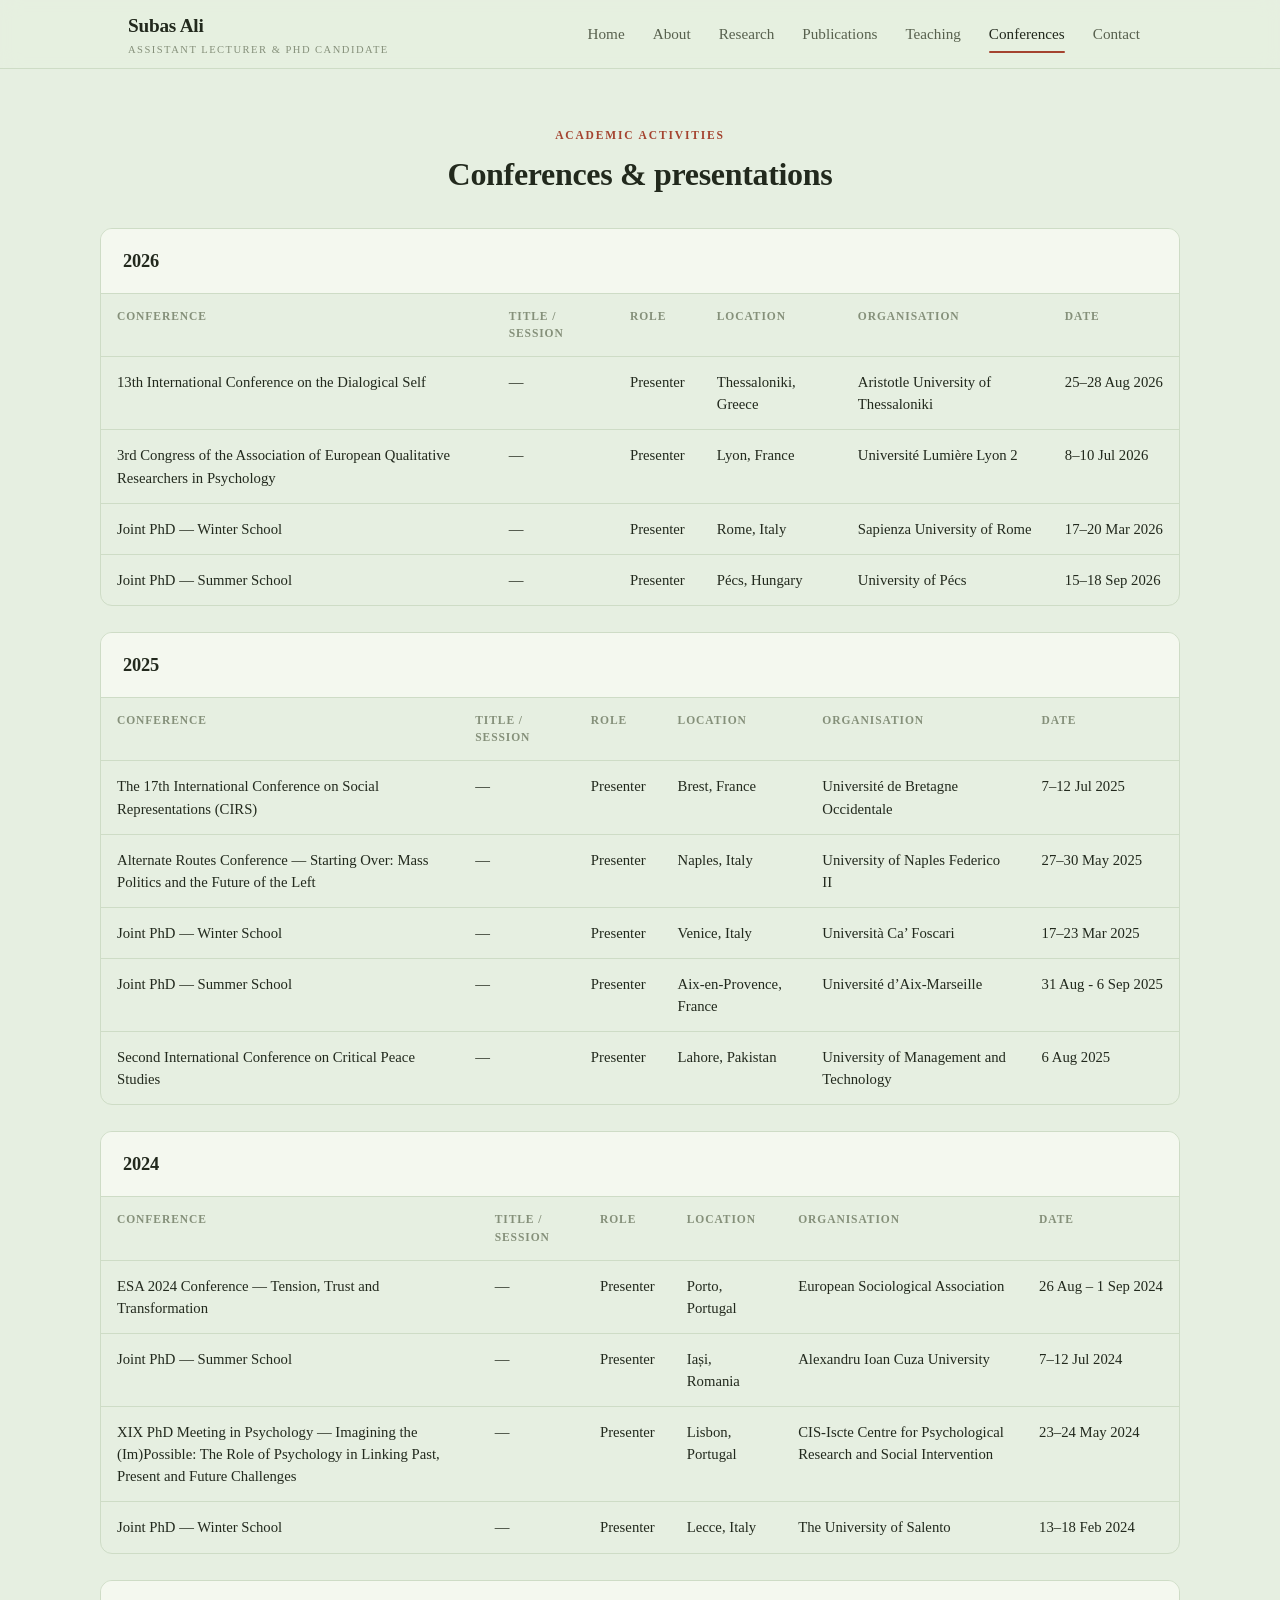
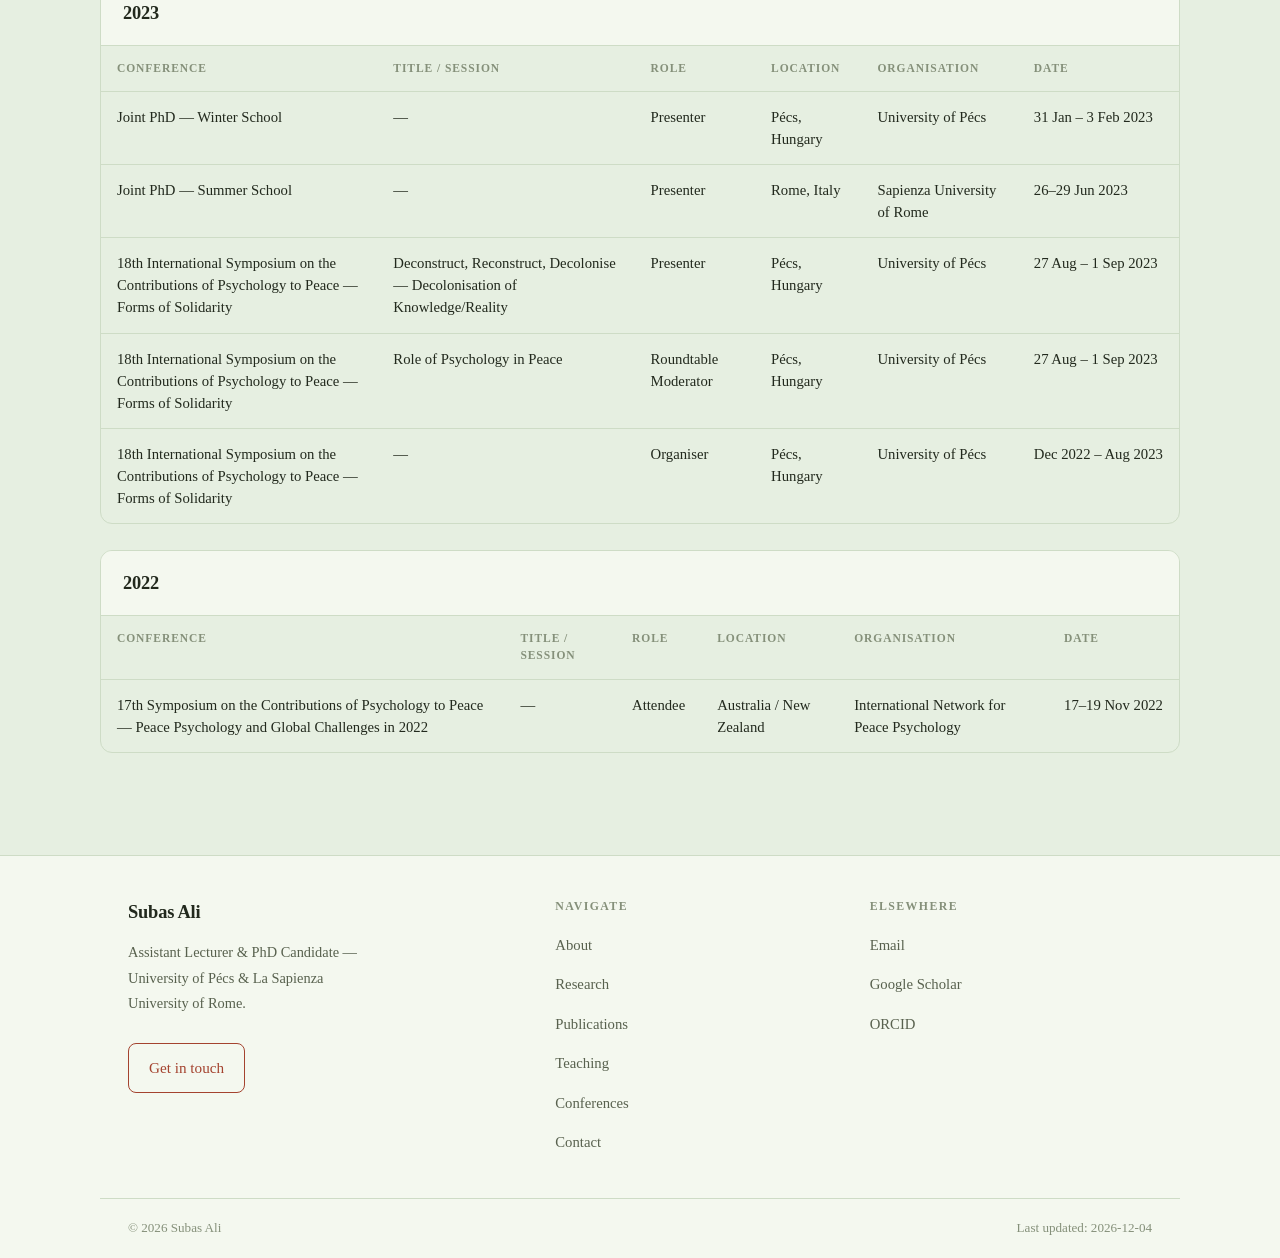
<file: conferences.html>
<!doctype html>
<html lang="en">
<head>
  <meta charset="utf-8" />
  <meta name="viewport" content="width=device-width, initial-scale=1" />
  <title>Conferences &mdash; Subas Ali</title>
  <meta name="description" content="Conferences, symposia, and doctoral schools where Subas Ali has presented, from 2022 to 2026." />
  <meta property="og:title" content="Conferences &mdash; Subas Ali" />
  <meta property="og:description" content="Conferences, symposia, and doctoral schools where Subas Ali has presented, from 2022 to 2026." />
  <meta property="og:type" content="website" />
  <link rel="icon" href="data:image/svg+xml,%3Csvg xmlns='http://www.w3.org/2000/svg' viewBox='0 0 32 32'%3E%3Crect width='32' height='32' rx='7' fill='%2314507a'/%3E%3Ctext x='16' y='23' font-family='Georgia,serif' font-size='20' fill='white' text-anchor='middle'%3ES%3C/text%3E%3C/svg%3E" />
  <style>
/* ============================================================
   Subas Ali — academic website
   Shared stylesheet
   ============================================================ */

:root {
  --bg: #e6efe1;
  --surface: #f4f8ef;
  --surface-2: #dbe7d3;
  --fg: #22291d;
  --muted: #58614e;
  --faint: #85907a;
  --border: #cedcc6;
  --border-strong: #bacbaf;
  --accent: #a4432f;
  --accent-hover: #86331f;
  --accent-soft: rgba(164, 67, 47, 0.13);
  --max: 1080px;
  --measure: 720px;
  --serif: "Times New Roman", Times, Georgia, serif;
  --sans: "Times New Roman", Times, Georgia, serif;
  --radius: 12px;
  --shadow: 0 1px 2px rgba(30,45,25,0.05), 0 10px 30px rgba(35,60,30,0.09);
}

@media (prefers-color-scheme: dark) {
  :root {
    --bg: #161c14;
    --surface: #1d241a;
    --surface-2: #232c1f;
    --fg: #e7ecdf;
    --muted: #a9b39b;
    --faint: #7f8a71;
    --border: #2e3729;
    --border-strong: #3d4836;
    --accent: #e2906f;
    --accent-hover: #eea587;
    --accent-soft: rgba(226, 144, 111, 0.16);
    --shadow: 0 1px 2px rgba(0,0,0,0.35), 0 12px 34px rgba(0,0,0,0.4);
  }
}

* { box-sizing: border-box; }

html { scroll-behavior: smooth; }

body {
  font-family: var(--sans);
  background-color: var(--bg);
  background-image:
    radial-gradient(closest-side at 12% -5%, var(--accent-soft), transparent 70%),
    radial-gradient(closest-side at 100% 108%, rgba(47, 107, 67, 0.09), transparent 70%);
  background-attachment: fixed;
  background-repeat: no-repeat;
  color: var(--fg);
  line-height: 1.75;
  margin: 0;
  font-size: 18px;
  -webkit-font-smoothing: antialiased;
  -moz-osx-font-smoothing: grayscale;
  text-rendering: optimizeLegibility;
}

/* ---------- Skip link ---------- */
.skip-link {
  position: absolute;
  left: -999px;
  top: 0;
  background: var(--accent);
  color: #fff;
  padding: 10px 16px;
  border-radius: 0 0 8px 0;
  z-index: 200;
}
.skip-link:focus { left: 0; }

/* ---------- Layout ---------- */
.wrap {
  max-width: var(--max);
  margin: 0 auto;
  padding: 0 28px;
}
.section { padding: 56px 0; }
.section + .section { border-top: 1px solid var(--border); }
main { min-height: 60vh; }

/* ---------- Typography ---------- */
h1, h2, h3, h4 { font-family: var(--serif); font-weight: 600; letter-spacing: -0.01em; color: var(--fg); }
h1 { font-size: clamp(2rem, 4.4vw, 3rem); line-height: 1.1; margin: 0 0 0.4em; }
h2 { font-size: clamp(1.5rem, 3vw, 2rem); line-height: 1.2; margin: 0 0 0.6em; }
h3 { font-size: 1.25rem; margin: 0 0 0.4em; }
h4 { font-size: 1.05rem; margin: 0 0 0.3em; }
p { margin: 0 0 1.15em; }
.measure { max-width: var(--measure); margin-left: auto; margin-right: auto; }
.lead { font-size: 1.15rem; color: var(--fg); }

.eyebrow {
  font-family: var(--sans);
  text-transform: uppercase;
  letter-spacing: 0.16em;
  font-size: 0.72rem;
  font-weight: 600;
  color: var(--accent);
  margin: 0 0 14px;
  display: block;
}

.section-head { margin-bottom: 34px; text-align: center; }
.section-head .eyebrow { margin-bottom: 10px; }
.section-head h2 { margin-bottom: 0; }

/* ---------- Links ---------- */
a { color: var(--accent); text-decoration: none; transition: color 0.15s ease; }
a:hover { color: var(--accent-hover); }
.prose a {
  border-bottom: 1px solid var(--accent-soft);
  transition: border-color 0.15s ease, color 0.15s ease;
}
.prose a:hover { border-bottom-color: var(--accent); }
a:focus-visible, button:focus-visible {
  outline: 2px solid var(--accent);
  outline-offset: 3px;
  border-radius: 2px;
}

/* ---------- Header / nav ---------- */
.site-header {
  position: sticky;
  top: 0;
  z-index: 100;
  background: color-mix(in srgb, var(--bg) 88%, transparent);
  -webkit-backdrop-filter: saturate(1.4) blur(10px);
  backdrop-filter: saturate(1.4) blur(10px);
  border-bottom: 1px solid var(--border);
}
.nav-inner {
  max-width: var(--max);
  margin: 0 auto;
  padding: 0 28px;
  height: 68px;
  display: flex;
  align-items: center;
  justify-content: space-between;
  gap: 16px;
}
.brand {
  font-family: var(--serif);
  font-size: 1.2rem;
  font-weight: 600;
  letter-spacing: -0.01em;
  color: var(--fg);
  white-space: nowrap;
}
.brand:hover { color: var(--fg); }
.brand .brand-sub {
  display: block;
  font-family: var(--sans);
  font-size: 0.66rem;
  font-weight: 500;
  letter-spacing: 0.14em;
  text-transform: uppercase;
  color: var(--faint);
  margin-top: -2px;
}
.nav-links { display: flex; align-items: center; gap: 4px; }
.nav-links a {
  color: var(--muted);
  font-size: 0.95rem;
  font-weight: 500;
  padding: 8px 12px;
  border-radius: 7px;
  position: relative;
}
.nav-links a:hover { color: var(--fg); background: var(--surface-2); }
.nav-links a[aria-current="page"] { color: var(--fg); }
.nav-links a[aria-current="page"]::after {
  content: "";
  position: absolute;
  left: 12px; right: 12px; bottom: 2px;
  height: 2px;
  background: var(--accent);
  border-radius: 2px;
}

.nav-toggle {
  display: none;
  background: none;
  border: 1px solid var(--border-strong);
  border-radius: 8px;
  width: 42px; height: 42px;
  cursor: pointer;
  color: var(--fg);
  align-items: center;
  justify-content: center;
}
.nav-toggle svg { width: 22px; height: 22px; }

/* ---------- Buttons ---------- */
.btn {
  display: inline-flex;
  align-items: center;
  gap: 8px;
  font-family: var(--sans);
  font-size: 0.95rem;
  font-weight: 500;
  padding: 11px 20px;
  border-radius: 8px;
  border: 1px solid var(--accent);
  background: var(--accent);
  color: #fff;
  cursor: pointer;
  transition: background 0.15s ease, transform 0.05s ease;
}
.btn:hover { background: var(--accent-hover); border-color: var(--accent-hover); color: #fff; }
.btn:active { transform: translateY(1px); }
.btn.ghost { background: transparent; color: var(--accent); }
.btn.ghost:hover { background: var(--accent-soft); color: var(--accent); }

.linkchip {
  display: inline-flex;
  align-items: center;
  gap: 6px;
  font-size: 0.85rem;
  font-weight: 500;
  padding: 4px 11px;
  border: 1px solid var(--border-strong);
  border-radius: 999px;
  color: var(--accent);
  background: var(--bg);
  transition: border-color 0.15s ease, background 0.15s ease;
}
.linkchip:hover { border-color: var(--accent); background: var(--accent-soft); color: var(--accent); }
.linkchip svg { width: 13px; height: 13px; }

/* ---------- Home hero ---------- */
.hero { padding: 52px 0 34px; }
.hero-card {
  background: var(--surface);
  border: 1px solid var(--border);
  border-radius: 18px;
  box-shadow: var(--shadow);
  padding: 40px 44px;
  max-width: 880px;
  margin: 0 auto;
  text-align: center;
  position: relative;
  overflow: hidden;
}
.hero-card::before {
  content: "";
  position: absolute;
  left: 0; right: 0; top: 0;
  height: 5px;
  background: var(--accent);
  opacity: 0.85;
}
.hero-id {
  display: flex;
  align-items: center;
  justify-content: center;
  gap: 26px;
  margin-bottom: 22px;
  text-align: left;
}
.hero-id .eyebrow { margin-bottom: 8px; }
.hero-id h1 { margin: 0 0 0.1em; }
.hero-text h1 { margin-bottom: 0.2em; }
.hero-role {
  font-family: var(--serif);
  font-size: clamp(1.1rem, 2.2vw, 1.4rem);
  color: var(--muted);
  margin: 0;
  font-weight: 400;
  font-style: italic;
}
.hero-bio {
  font-size: 1.12rem;
  color: var(--fg);
  max-width: 60ch;
  margin: 0 auto 1.6em;
}
.hero-meta { list-style: none; padding: 0; margin: 0 auto 1.6em; max-width: 580px; text-align: left; }
.hero-meta li { display: flex; gap: 12px; padding: 7px 0; border-top: 1px solid var(--border); font-size: 0.98rem; }
.hero-meta li:last-child { border-bottom: 1px solid var(--border); }
.hero-meta .k { flex: 0 0 118px; color: var(--faint); font-size: 0.82rem; text-transform: uppercase; letter-spacing: 0.08em; padding-top: 3px; font-weight: 600; }
.hero-meta .v { flex: 1; }
.hero-cta { display: flex; flex-wrap: wrap; gap: 12px; margin-top: 6px; justify-content: center; }

.portrait {
  width: clamp(96px, 13vw, 134px);
  aspect-ratio: 5 / 6;
  height: auto;
  object-fit: cover;
  object-position: center 20%;
  border-radius: 14px;
  border: 1px solid var(--border-strong);
  box-shadow: 0 6px 18px rgba(60,40,25,0.16);
  background: var(--surface-2);
  flex-shrink: 0;
}

/* ---------- Pathways grid ---------- */
.pathways {
  display: grid;
  grid-template-columns: repeat(3, 1fr);
  gap: 18px;
}
.pathway {
  display: block;
  padding: 22px 22px 20px;
  border: 1px solid var(--border);
  border-radius: var(--radius);
  background: var(--surface);
  color: var(--fg);
  transition: border-color 0.18s ease, transform 0.18s ease, box-shadow 0.18s ease;
}
.pathway:hover {
  color: var(--fg);
  border-color: var(--border-strong);
  transform: translateY(-2px);
  box-shadow: var(--shadow);
}
.pathway h3 { display: flex; align-items: center; justify-content: space-between; margin-bottom: 8px; }
.pathway h3 .arrow { color: var(--accent); font-family: var(--sans); font-weight: 400; transition: transform 0.18s ease; }
.pathway:hover h3 .arrow { transform: translateX(4px); }
.pathway p { color: var(--muted); font-size: 0.92rem; margin: 0; }

/* ---------- Prose / cards ---------- */
.prose p { color: var(--fg); }
.panel {
  background: var(--surface);
  border: 1px solid var(--border);
  border-radius: var(--radius);
  padding: 30px 32px;
}

/* ---------- Education / definition lists ---------- */
.stack { display: grid; gap: 2px; }
.entry {
  display: grid;
  grid-template-columns: 1fr auto;
  gap: 8px 20px;
  padding: 16px 0;
  border-top: 1px solid var(--border);
  align-items: baseline;
}
.entry:last-child { border-bottom: 1px solid var(--border); }
.entry .title { font-weight: 600; }
.entry .sub { color: var(--muted); font-size: 0.95rem; }
.entry .when { color: var(--faint); font-size: 0.88rem; white-space: nowrap; font-variant-numeric: tabular-nums; }

/* ---------- Publications ---------- */
.pub-group { margin-bottom: 40px; }
.pub-group:last-child { margin-bottom: 0; }
.pub-list { list-style: none; margin: 0; padding: 0; }
.pub {
  padding: 22px 0;
  border-top: 1px solid var(--border);
  display: grid;
  grid-template-columns: 64px 1fr;
  gap: 22px;
}
.pub:last-child { border-bottom: 1px solid var(--border); }
.pub .year { font-family: var(--serif); font-size: 1.05rem; color: var(--faint); font-variant-numeric: tabular-nums; padding-top: 1px; }
.pub .cite { margin: 0; }
.pub .cite .t { font-style: italic; }
.pub .venue { font-style: italic; }
.pub-links { margin-top: 12px; display: flex; flex-wrap: wrap; gap: 8px; }

/* ---------- Tables ---------- */
.table-card {
  border: 1px solid var(--border);
  border-radius: var(--radius);
  overflow: hidden;
  margin-bottom: 26px;
  background: var(--bg);
}
.table-card .table-head {
  display: flex;
  align-items: baseline;
  gap: 12px;
  padding: 16px 22px;
  background: var(--surface);
  border-bottom: 1px solid var(--border);
}
.table-card .table-head h3 { margin: 0; font-size: 1.15rem; }
.table-card .table-head .count { color: var(--faint); font-size: 0.85rem; }
table.data {
  width: 100%;
  border-collapse: collapse;
  font-size: 0.92rem;
}
table.data th, table.data td {
  padding: 14px 16px;
  text-align: left;
  vertical-align: top;
  line-height: 1.5;
  border-bottom: 1px solid var(--border);
}
table.data thead th {
  font-family: var(--sans);
  font-weight: 600;
  color: var(--faint);
  font-size: 0.72rem;
  letter-spacing: 0.08em;
  text-transform: uppercase;
  background: transparent;
}
table.data tbody tr:last-child td { border-bottom: none; }
table.data tbody tr { transition: background 0.12s ease; }
table.data tbody tr:hover { background: var(--surface); }
.nowrap { white-space: nowrap; }
.tag {
  display: inline-block;
  font-size: 0.72rem;
  font-weight: 600;
  letter-spacing: 0.03em;
  padding: 2px 9px;
  border-radius: 999px;
  border: 1px solid var(--border-strong);
  color: var(--muted);
  white-space: nowrap;
}

/* ---------- Contact ---------- */
.contact-grid { display: grid; grid-template-columns: 1fr 1fr; gap: 40px; }
.field { display: flex; flex-direction: column; gap: 6px; margin-bottom: 16px; }
.field label { font-size: 0.82rem; font-weight: 600; letter-spacing: 0.04em; text-transform: uppercase; color: var(--muted); }
.field input, .field textarea {
  font-family: var(--sans);
  font-size: 1rem;
  color: var(--fg);
  background: var(--bg);
  border: 1px solid var(--border-strong);
  border-radius: 8px;
  padding: 11px 13px;
  width: 100%;
  transition: border-color 0.15s ease, box-shadow 0.15s ease;
}
.field input:focus, .field textarea:focus {
  outline: none;
  border-color: var(--accent);
  box-shadow: 0 0 0 3px var(--accent-soft);
}
.field textarea { resize: vertical; min-height: 130px; }
.hp { position: absolute; left: -9999px; }
.contact-detail { padding: 10px 0; border-top: 1px solid var(--border); }
.contact-detail:first-of-type { border-top: none; }
.contact-detail .k { font-size: 0.78rem; text-transform: uppercase; letter-spacing: 0.08em; color: var(--faint); font-weight: 600; margin-bottom: 2px; }

/* ---------- Footer ---------- */
.site-footer {
  border-top: 1px solid var(--border);
  background: var(--surface);
  margin-top: 20px;
}
.footer-inner {
  max-width: var(--max);
  margin: 0 auto;
  padding: 40px 28px;
  display: grid;
  grid-template-columns: 1.4fr 1fr 1fr;
  gap: 32px;
}
.footer-inner h4 { font-family: var(--sans); font-size: 0.74rem; text-transform: uppercase; letter-spacing: 0.12em; color: var(--faint); margin-bottom: 12px; font-weight: 600; }
.footer-brand .brand { font-size: 1.15rem; }
.footer-nav { list-style: none; margin: 0; padding: 0; display: grid; gap: 8px; }
.footer-nav a, .footer-links a { color: var(--muted); font-size: 0.92rem; }
.footer-nav a:hover, .footer-links a:hover { color: var(--accent); }
.footer-links { list-style: none; margin: 0; padding: 0; display: grid; gap: 8px; }
.footer-bottom {
  border-top: 1px solid var(--border);
  padding: 18px 28px;
  max-width: var(--max);
  margin: 0 auto;
  display: flex;
  justify-content: space-between;
  flex-wrap: wrap;
  gap: 8px;
  color: var(--faint);
  font-size: 0.82rem;
}

/* ---------- Responsive ---------- */
@media (max-width: 860px) {
  .hero-card { padding: 30px 30px; }
  .pathways { grid-template-columns: 1fr 1fr; }
  .contact-grid { grid-template-columns: 1fr; gap: 30px; }
  .footer-inner { grid-template-columns: 1fr 1fr; }
}

@media (max-width: 640px) {
  body { font-size: 16px; }
  .nav-links {
    position: fixed;
    inset: 68px 0 auto 0;
    flex-direction: column;
    align-items: stretch;
    gap: 0;
    background: var(--bg);
    border-bottom: 1px solid var(--border);
    padding: 8px 16px 16px;
    box-shadow: var(--shadow);
    transform: translateY(-140%);
    transition: transform 0.25s ease;
    visibility: hidden;
  }
  .nav-links.open { transform: translateY(0); visibility: visible; }
  .nav-links a { padding: 13px 10px; border-radius: 8px; font-size: 1rem; }
  .nav-links a[aria-current="page"]::after { display: none; }
  .nav-links a[aria-current="page"] { background: var(--surface-2); }
  .nav-toggle { display: inline-flex; }
  .pathways { grid-template-columns: 1fr; }
  .section { padding: 40px 0; }
  .hero { padding: 26px 0 16px; }
  .hero-card { padding: 24px 22px; border-radius: 14px; }
  .hero-id { gap: 16px; margin-bottom: 16px; }
  .hero-bio { font-size: 1.05rem; }
  .panel { padding: 22px 20px; }
  .footer-inner { grid-template-columns: 1fr; gap: 26px; }
  .entry { grid-template-columns: 1fr; }
  .entry .when { grid-row: 1; }

  /* Responsive data tables -> stacked cards */
  table.data, table.data tbody, table.data tr, table.data td { display: block; width: 100%; }
  table.data thead { display: none; }
  .table-card { overflow: visible; }
  table.data tr {
    padding: 14px 16px;
    border-bottom: 1px solid var(--border);
  }
  table.data tr:last-child { border-bottom: none; }
  table.data td {
    padding: 4px 0;
    border: none;
    display: grid;
    grid-template-columns: 108px 1fr;
    gap: 10px;
  }
  table.data td::before {
    content: attr(data-label);
    font-size: 0.68rem;
    letter-spacing: 0.06em;
    text-transform: uppercase;
    color: var(--faint);
    font-weight: 600;
    padding-top: 3px;
  }
  table.data td:empty { display: none; }
  table.data tbody tr:hover { background: transparent; }
}

@media (prefers-reduced-motion: reduce) {
  * { scroll-behavior: auto !important; transition: none !important; animation: none !important; }
}

  </style>
  
</head>
<body>
  <a class="skip-link" href="#main">Skip to content</a>
  <header class="site-header">
    <div class="nav-inner">
      <a class="brand" href="index.html">Subas Ali<span class="brand-sub">Assistant Lecturer &amp; PhD Candidate</span></a>
      <button class="nav-toggle" aria-label="Toggle menu" aria-expanded="false" aria-controls="nav-links">
        <svg viewBox="0 0 24 24" fill="none" stroke="currentColor" stroke-width="2" stroke-linecap="round"><line x1="4" y1="7" x2="20" y2="7"/><line x1="4" y1="12" x2="20" y2="12"/><line x1="4" y1="17" x2="20" y2="17"/></svg>
      </button>
      <nav class="nav-links" id="nav-links" aria-label="Primary">
      <a href="index.html">Home</a>
      <a href="about.html">About</a>
      <a href="research.html">Research</a>
      <a href="publications.html">Publications</a>
      <a href="teaching.html">Teaching</a>
      <a href="conferences.html" aria-current="page">Conferences</a>
      <a href="contact.html">Contact</a>
      </nav>
    </div>
  </header>
  <main id="main">
  <section class="section wrap">
    <div class="section-head"><span class="eyebrow">Academic activities</span><h2>Conferences &amp; presentations</h2></div>
    <div class="table-card">
      <div class="table-head"><h3>2026</h3></div>
      <table class="data">
        <thead><tr><th>Conference</th><th>Title / Session</th><th>Role</th><th>Location</th><th>Organisation</th><th>Date</th></tr></thead>
        <tbody>
          <tr>
            <td data-label="Conference">13th International Conference on the Dialogical Self</td>
            <td data-label="Title / Session">&mdash;</td>
            <td data-label="Role">Presenter</td>
            <td data-label="Location">Thessaloniki, Greece</td>
            <td data-label="Organisation">Aristotle University of Thessaloniki</td>
            <td data-label="Date" class="nowrap">25&ndash;28 Aug 2026</td>
          </tr>
          <tr>
            <td data-label="Conference">3rd Congress of the Association of European Qualitative Researchers in Psychology</td>
            <td data-label="Title / Session">&mdash;</td>
            <td data-label="Role">Presenter</td>
            <td data-label="Location">Lyon, France</td>
            <td data-label="Organisation">Universit&eacute; Lumi&egrave;re Lyon 2</td>
            <td data-label="Date" class="nowrap">8&ndash;10 Jul 2026</td>
          </tr>
          <tr>
            <td data-label="Conference">Joint PhD &mdash; Winter School</td>
            <td data-label="Title / Session">&mdash;</td>
            <td data-label="Role">Presenter</td>
            <td data-label="Location">Rome, Italy</td>
            <td data-label="Organisation">Sapienza University of Rome</td>
            <td data-label="Date" class="nowrap">17&ndash;20 Mar 2026</td>
          </tr>
          <tr>
            <td data-label="Conference">Joint PhD &mdash; Summer School</td>
            <td data-label="Title / Session">&mdash;</td>
            <td data-label="Role">Presenter</td>
            <td data-label="Location">P&eacute;cs, Hungary</td>
            <td data-label="Organisation">University of P&eacute;cs</td>
            <td data-label="Date" class="nowrap">15&ndash;18 Sep 2026</td>
          </tr>
        </tbody>
      </table>
    </div>
    <div class="table-card">
      <div class="table-head"><h3>2025</h3></div>
      <table class="data">
        <thead><tr><th>Conference</th><th>Title / Session</th><th>Role</th><th>Location</th><th>Organisation</th><th>Date</th></tr></thead>
        <tbody>
          <tr>
            <td data-label="Conference">The 17th International Conference on Social Representations (CIRS)</td>
            <td data-label="Title / Session">&mdash;</td>
            <td data-label="Role">Presenter</td>
            <td data-label="Location">Brest, France</td>
            <td data-label="Organisation">Universit&eacute; de Bretagne Occidentale</td>
            <td data-label="Date" class="nowrap">7&ndash;12 Jul 2025</td>
          </tr>
          <tr>
            <td data-label="Conference">Alternate Routes Conference &mdash; Starting Over: Mass Politics and the Future of the Left</td>
            <td data-label="Title / Session">&mdash;</td>
            <td data-label="Role">Presenter</td>
            <td data-label="Location">Naples, Italy</td>
            <td data-label="Organisation">University of Naples Federico II</td>
            <td data-label="Date" class="nowrap">27&ndash;30 May 2025</td>
          </tr>
          <tr>
            <td data-label="Conference">Joint PhD &mdash; Winter School</td>
            <td data-label="Title / Session">&mdash;</td>
            <td data-label="Role">Presenter</td>
            <td data-label="Location">Venice, Italy</td>
            <td data-label="Organisation">Universit&agrave; Ca&rsquo; Foscari</td>
            <td data-label="Date" class="nowrap">17&ndash;23 Mar 2025</td>
          </tr>
          <tr>
            <td data-label="Conference">Joint PhD &mdash; Summer School</td>
            <td data-label="Title / Session">&mdash;</td>
            <td data-label="Role">Presenter</td>
            <td data-label="Location">Aix-en-Provence, France</td>
            <td data-label="Organisation">Universit&eacute; d&rsquo;Aix-Marseille</td>
            <td data-label="Date" class="nowrap">31 Aug - 6 Sep 2025</td>
          </tr>
          <tr>
            <td data-label="Conference">Second International Conference on Critical Peace Studies</td>
            <td data-label="Title / Session">&mdash;</td>
            <td data-label="Role">Presenter</td>
            <td data-label="Location">Lahore, Pakistan</td>
            <td data-label="Organisation">University of Management and Technology</td>
            <td data-label="Date" class="nowrap">6 Aug 2025</td>
          </tr>
        </tbody>
      </table>
    </div>
    <div class="table-card">
      <div class="table-head"><h3>2024</h3></div>
      <table class="data">
        <thead><tr><th>Conference</th><th>Title / Session</th><th>Role</th><th>Location</th><th>Organisation</th><th>Date</th></tr></thead>
        <tbody>
          <tr>
            <td data-label="Conference">ESA 2024 Conference &mdash; Tension, Trust and Transformation</td>
            <td data-label="Title / Session">&mdash;</td>
            <td data-label="Role">Presenter</td>
            <td data-label="Location">Porto, Portugal</td>
            <td data-label="Organisation">European Sociological Association</td>
            <td data-label="Date" class="nowrap">26 Aug &ndash; 1 Sep 2024</td>
          </tr>
          <tr>
            <td data-label="Conference">Joint PhD &mdash; Summer School</td>
            <td data-label="Title / Session">&mdash;</td>
            <td data-label="Role">Presenter</td>
            <td data-label="Location">Ia&#537;i, Romania</td>
            <td data-label="Organisation">Alexandru Ioan Cuza University</td>
            <td data-label="Date" class="nowrap">7&ndash;12 Jul 2024</td>
          </tr>
          <tr>
            <td data-label="Conference">XIX PhD Meeting in Psychology &mdash; Imagining the (Im)Possible: The Role of Psychology in Linking Past, Present and Future Challenges</td>
            <td data-label="Title / Session">&mdash;</td>
            <td data-label="Role">Presenter</td>
            <td data-label="Location">Lisbon, Portugal</td>
            <td data-label="Organisation">CIS-Iscte Centre for Psychological Research and Social Intervention</td>
            <td data-label="Date" class="nowrap">23&ndash;24 May 2024</td>
          </tr>
          <tr>
            <td data-label="Conference">Joint PhD &mdash; Winter School</td>
            <td data-label="Title / Session">&mdash;</td>
            <td data-label="Role">Presenter</td>
            <td data-label="Location">Lecce, Italy</td>
            <td data-label="Organisation">The University of Salento</td>
            <td data-label="Date" class="nowrap">13&ndash;18 Feb 2024</td>
          </tr>
        </tbody>
      </table>
    </div>
    <div class="table-card">
      <div class="table-head"><h3>2023</h3></div>
      <table class="data">
        <thead><tr><th>Conference</th><th>Title / Session</th><th>Role</th><th>Location</th><th>Organisation</th><th>Date</th></tr></thead>
        <tbody>
          <tr>
            <td data-label="Conference">Joint PhD &mdash; Winter School</td>
            <td data-label="Title / Session">&mdash;</td>
            <td data-label="Role">Presenter</td>
            <td data-label="Location">P&eacute;cs, Hungary</td>
            <td data-label="Organisation">University of P&eacute;cs</td>
            <td data-label="Date" class="nowrap">31 Jan &ndash; 3 Feb 2023</td>
          </tr>
          <tr>
            <td data-label="Conference">Joint PhD &mdash; Summer School</td>
            <td data-label="Title / Session">&mdash;</td>
            <td data-label="Role">Presenter</td>
            <td data-label="Location">Rome, Italy</td>
            <td data-label="Organisation">Sapienza University of Rome</td>
            <td data-label="Date" class="nowrap">26&ndash;29 Jun 2023</td>
          </tr>
          <tr>
            <td data-label="Conference">18th International Symposium on the Contributions of Psychology to Peace &mdash; Forms of Solidarity</td>
            <td data-label="Title / Session">Deconstruct, Reconstruct, Decolonise &mdash; Decolonisation of Knowledge/Reality</td>
            <td data-label="Role">Presenter</td>
            <td data-label="Location">P&eacute;cs, Hungary</td>
            <td data-label="Organisation">University of P&eacute;cs</td>
            <td data-label="Date" class="nowrap">27 Aug &ndash; 1 Sep 2023</td>
          </tr>
          <tr>
            <td data-label="Conference">18th International Symposium on the Contributions of Psychology to Peace &mdash; Forms of Solidarity</td>
            <td data-label="Title / Session">Role of Psychology in Peace</td>
            <td data-label="Role">Roundtable Moderator</td>
            <td data-label="Location">P&eacute;cs, Hungary</td>
            <td data-label="Organisation">University of P&eacute;cs</td>
            <td data-label="Date" class="nowrap">27 Aug &ndash; 1 Sep 2023</td>
          </tr>
          <tr>
            <td data-label="Conference">18th International Symposium on the Contributions of Psychology to Peace &mdash; Forms of Solidarity</td>
            <td data-label="Title / Session">&mdash;</td>
            <td data-label="Role">Organiser</td>
            <td data-label="Location">P&eacute;cs, Hungary</td>
            <td data-label="Organisation">University of P&eacute;cs</td>
            <td data-label="Date" class="nowrap">Dec 2022 &ndash; Aug 2023</td>
          </tr>
        </tbody>
      </table>
    </div>
    <div class="table-card">
      <div class="table-head"><h3>2022</h3></div>
      <table class="data">
        <thead><tr><th>Conference</th><th>Title / Session</th><th>Role</th><th>Location</th><th>Organisation</th><th>Date</th></tr></thead>
        <tbody>
          <tr>
            <td data-label="Conference">17th Symposium on the Contributions of Psychology to Peace &mdash; Peace Psychology and Global Challenges in 2022</td>
            <td data-label="Title / Session">&mdash;</td>
            <td data-label="Role">Attendee</td>
            <td data-label="Location">Australia / New Zealand</td>
            <td data-label="Organisation">International Network for Peace Psychology</td>
            <td data-label="Date" class="nowrap">17&ndash;19 Nov 2022</td>
          </tr>
        </tbody>
      </table>
    </div>
  </section>
  </main>
  <footer class="site-footer">
    <div class="footer-inner">
      <div class="footer-brand">
        <a class="brand" href="index.html">Subas Ali</a>
        <p style="color:var(--muted);font-size:0.9rem;margin-top:12px;max-width:34ch;">Assistant Lecturer &amp; PhD Candidate — University of P&eacute;cs &amp; La Sapienza University of Rome.</p>
        <a class="btn ghost" href="mailto:amjad.subas@edu.pte.hu" style="margin-top:10px;">Get in touch</a>
      </div>
      <div>
        <h4>Navigate</h4>
        <ul class="footer-nav">
          <li><a href="about.html">About</a></li>
          <li><a href="research.html">Research</a></li>
          <li><a href="publications.html">Publications</a></li>
          <li><a href="teaching.html">Teaching</a></li>
          <li><a href="conferences.html">Conferences</a></li>
          <li><a href="contact.html">Contact</a></li>
        </ul>
      </div>
      <div>
        <h4>Elsewhere</h4>
        <ul class="footer-links">
          <li><a href="mailto:amjad.subas@edu.pte.hu">Email</a></li>
          <li><a href="https://scholar.google.com/citations?view_op=list_works&amp;hl=en&amp;user=NY5oD_YAAAAJ" target="_blank" rel="noopener">Google Scholar</a></li>
          <li><a href="https://orcid.org/0000-0001-5346-9214" target="_blank" rel="noopener">ORCID</a></li>
        </ul>
      </div>
    </div>
    <div class="footer-bottom">
      <div>&copy; <span id="year"></span> Subas Ali</div>
      <div>Last updated: <span id="lastmod"></span></div>
    </div>
  </footer>
  <script>
/* Subas Ali — site interactions (progressive enhancement) */
(function () {
  "use strict";

  // Mobile nav toggle
  var toggle = document.querySelector(".nav-toggle");
  var links = document.getElementById("nav-links");
  if (toggle && links) {
    toggle.addEventListener("click", function () {
      var open = links.classList.toggle("open");
      toggle.setAttribute("aria-expanded", open ? "true" : "false");
    });
    // Close menu when a link is clicked (mobile)
    links.addEventListener("click", function (e) {
      if (e.target.tagName === "A") {
        links.classList.remove("open");
        toggle.setAttribute("aria-expanded", "false");
      }
    });
    // Close on Escape
    document.addEventListener("keydown", function (e) {
      if (e.key === "Escape" && links.classList.contains("open")) {
        links.classList.remove("open");
        toggle.setAttribute("aria-expanded", "false");
        toggle.focus();
      }
    });
  }

  // Contact form -> opens the visitor's email app (works on static hosting)
  var cf = document.getElementById("contact-form");
  if (cf) {
    cf.addEventListener("submit", function (e) {
      e.preventDefault();
      var name = (cf.querySelector("#name") || {}).value || "";
      var email = (cf.querySelector("#email") || {}).value || "";
      var msg = (cf.querySelector("#message") || {}).value || "";
      var subject = encodeURIComponent("Website enquiry" + (name ? " from " + name : ""));
      var body = encodeURIComponent(msg + "\n\n— " + name + (email ? " <" + email + ">" : ""));
      window.location.href = "mailto:amjad.subas@edu.pte.hu?subject=" + subject + "&body=" + body;
    });
  }

  // Footer year + last-updated
  var y = document.getElementById("year");
  if (y) y.textContent = new Date().getFullYear();
  var lm = document.getElementById("lastmod");
  if (lm) {
    try { lm.textContent = new Date(document.lastModified).toISOString().slice(0, 10); }
    catch (e) { /* ignore */ }
  }
})();

  </script>
</body>
</html>
</file>
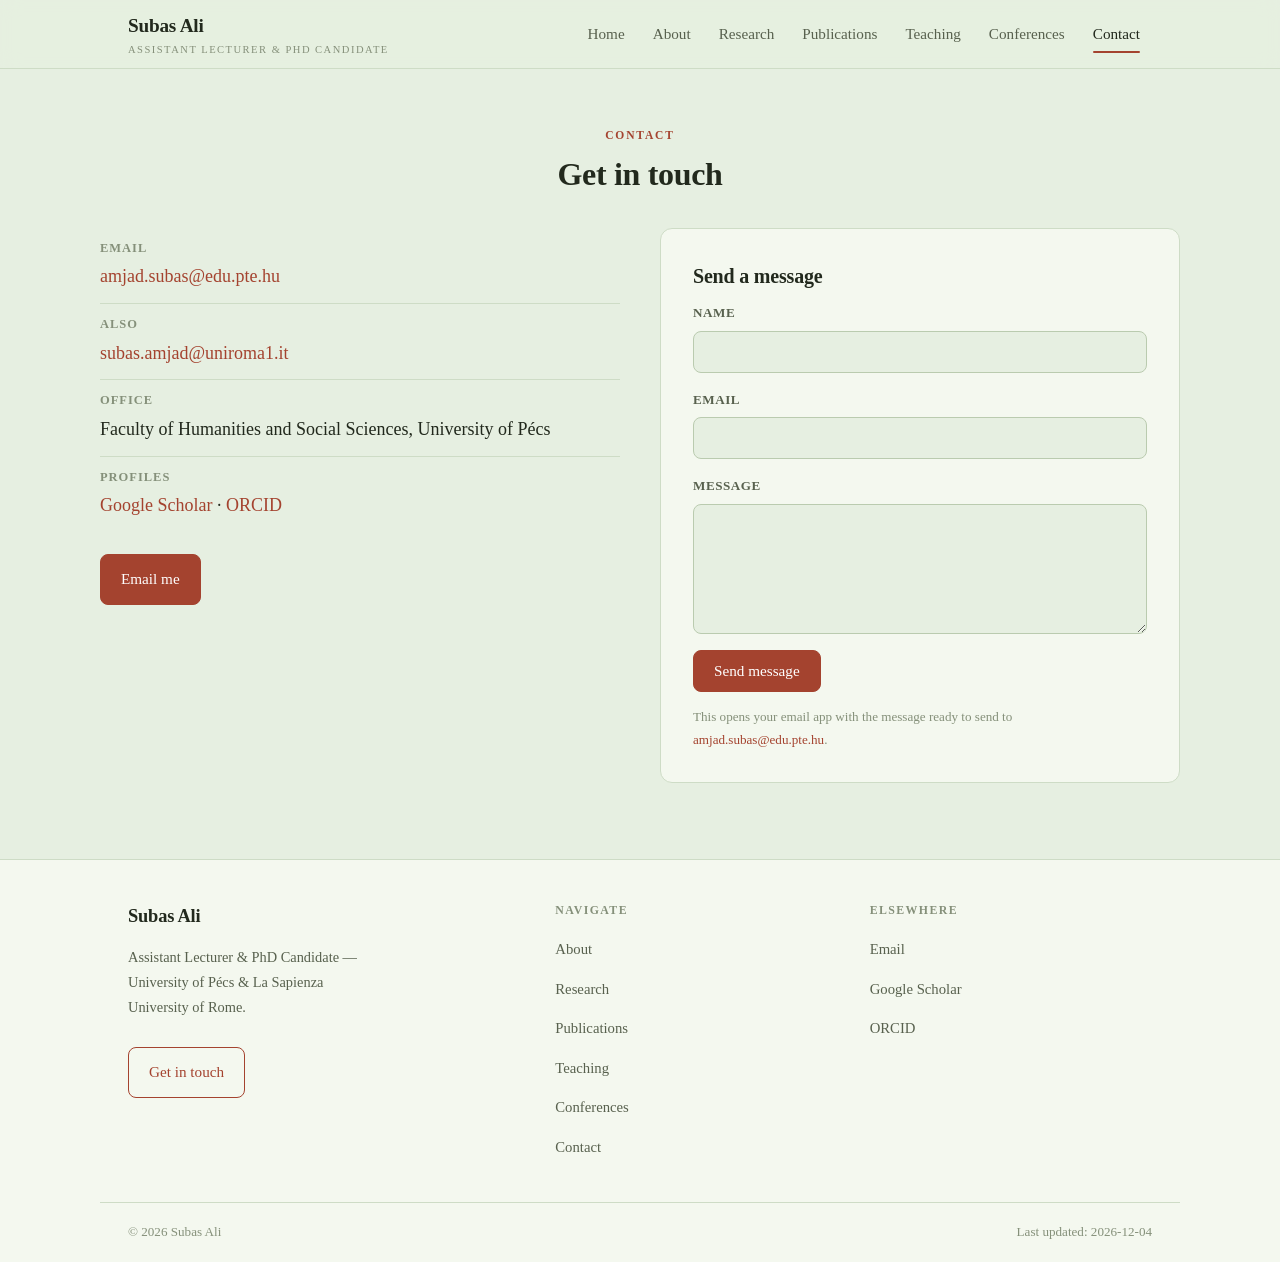
<file: contact.html>
<!doctype html>
<html lang="en">
<head>
  <meta charset="utf-8" />
  <meta name="viewport" content="width=device-width, initial-scale=1" />
  <title>Contact &mdash; Subas Ali</title>
  <meta name="description" content="Get in touch with Subas Ali by email or through academic profiles." />
  <meta property="og:title" content="Contact &mdash; Subas Ali" />
  <meta property="og:description" content="Get in touch with Subas Ali by email or through academic profiles." />
  <meta property="og:type" content="website" />
  <link rel="icon" href="data:image/svg+xml,%3Csvg xmlns='http://www.w3.org/2000/svg' viewBox='0 0 32 32'%3E%3Crect width='32' height='32' rx='7' fill='%2314507a'/%3E%3Ctext x='16' y='23' font-family='Georgia,serif' font-size='20' fill='white' text-anchor='middle'%3ES%3C/text%3E%3C/svg%3E" />
  <style>
/* ============================================================
   Subas Ali — academic website
   Shared stylesheet
   ============================================================ */

:root {
  --bg: #e6efe1;
  --surface: #f4f8ef;
  --surface-2: #dbe7d3;
  --fg: #22291d;
  --muted: #58614e;
  --faint: #85907a;
  --border: #cedcc6;
  --border-strong: #bacbaf;
  --accent: #a4432f;
  --accent-hover: #86331f;
  --accent-soft: rgba(164, 67, 47, 0.13);
  --max: 1080px;
  --measure: 720px;
  --serif: "Times New Roman", Times, Georgia, serif;
  --sans: "Times New Roman", Times, Georgia, serif;
  --radius: 12px;
  --shadow: 0 1px 2px rgba(30,45,25,0.05), 0 10px 30px rgba(35,60,30,0.09);
}

@media (prefers-color-scheme: dark) {
  :root {
    --bg: #161c14;
    --surface: #1d241a;
    --surface-2: #232c1f;
    --fg: #e7ecdf;
    --muted: #a9b39b;
    --faint: #7f8a71;
    --border: #2e3729;
    --border-strong: #3d4836;
    --accent: #e2906f;
    --accent-hover: #eea587;
    --accent-soft: rgba(226, 144, 111, 0.16);
    --shadow: 0 1px 2px rgba(0,0,0,0.35), 0 12px 34px rgba(0,0,0,0.4);
  }
}

* { box-sizing: border-box; }

html { scroll-behavior: smooth; }

body {
  font-family: var(--sans);
  background-color: var(--bg);
  background-image:
    radial-gradient(closest-side at 12% -5%, var(--accent-soft), transparent 70%),
    radial-gradient(closest-side at 100% 108%, rgba(47, 107, 67, 0.09), transparent 70%);
  background-attachment: fixed;
  background-repeat: no-repeat;
  color: var(--fg);
  line-height: 1.75;
  margin: 0;
  font-size: 18px;
  -webkit-font-smoothing: antialiased;
  -moz-osx-font-smoothing: grayscale;
  text-rendering: optimizeLegibility;
}

/* ---------- Skip link ---------- */
.skip-link {
  position: absolute;
  left: -999px;
  top: 0;
  background: var(--accent);
  color: #fff;
  padding: 10px 16px;
  border-radius: 0 0 8px 0;
  z-index: 200;
}
.skip-link:focus { left: 0; }

/* ---------- Layout ---------- */
.wrap {
  max-width: var(--max);
  margin: 0 auto;
  padding: 0 28px;
}
.section { padding: 56px 0; }
.section + .section { border-top: 1px solid var(--border); }
main { min-height: 60vh; }

/* ---------- Typography ---------- */
h1, h2, h3, h4 { font-family: var(--serif); font-weight: 600; letter-spacing: -0.01em; color: var(--fg); }
h1 { font-size: clamp(2rem, 4.4vw, 3rem); line-height: 1.1; margin: 0 0 0.4em; }
h2 { font-size: clamp(1.5rem, 3vw, 2rem); line-height: 1.2; margin: 0 0 0.6em; }
h3 { font-size: 1.25rem; margin: 0 0 0.4em; }
h4 { font-size: 1.05rem; margin: 0 0 0.3em; }
p { margin: 0 0 1.15em; }
.measure { max-width: var(--measure); margin-left: auto; margin-right: auto; }
.lead { font-size: 1.15rem; color: var(--fg); }

.eyebrow {
  font-family: var(--sans);
  text-transform: uppercase;
  letter-spacing: 0.16em;
  font-size: 0.72rem;
  font-weight: 600;
  color: var(--accent);
  margin: 0 0 14px;
  display: block;
}

.section-head { margin-bottom: 34px; text-align: center; }
.section-head .eyebrow { margin-bottom: 10px; }
.section-head h2 { margin-bottom: 0; }

/* ---------- Links ---------- */
a { color: var(--accent); text-decoration: none; transition: color 0.15s ease; }
a:hover { color: var(--accent-hover); }
.prose a {
  border-bottom: 1px solid var(--accent-soft);
  transition: border-color 0.15s ease, color 0.15s ease;
}
.prose a:hover { border-bottom-color: var(--accent); }
a:focus-visible, button:focus-visible {
  outline: 2px solid var(--accent);
  outline-offset: 3px;
  border-radius: 2px;
}

/* ---------- Header / nav ---------- */
.site-header {
  position: sticky;
  top: 0;
  z-index: 100;
  background: color-mix(in srgb, var(--bg) 88%, transparent);
  -webkit-backdrop-filter: saturate(1.4) blur(10px);
  backdrop-filter: saturate(1.4) blur(10px);
  border-bottom: 1px solid var(--border);
}
.nav-inner {
  max-width: var(--max);
  margin: 0 auto;
  padding: 0 28px;
  height: 68px;
  display: flex;
  align-items: center;
  justify-content: space-between;
  gap: 16px;
}
.brand {
  font-family: var(--serif);
  font-size: 1.2rem;
  font-weight: 600;
  letter-spacing: -0.01em;
  color: var(--fg);
  white-space: nowrap;
}
.brand:hover { color: var(--fg); }
.brand .brand-sub {
  display: block;
  font-family: var(--sans);
  font-size: 0.66rem;
  font-weight: 500;
  letter-spacing: 0.14em;
  text-transform: uppercase;
  color: var(--faint);
  margin-top: -2px;
}
.nav-links { display: flex; align-items: center; gap: 4px; }
.nav-links a {
  color: var(--muted);
  font-size: 0.95rem;
  font-weight: 500;
  padding: 8px 12px;
  border-radius: 7px;
  position: relative;
}
.nav-links a:hover { color: var(--fg); background: var(--surface-2); }
.nav-links a[aria-current="page"] { color: var(--fg); }
.nav-links a[aria-current="page"]::after {
  content: "";
  position: absolute;
  left: 12px; right: 12px; bottom: 2px;
  height: 2px;
  background: var(--accent);
  border-radius: 2px;
}

.nav-toggle {
  display: none;
  background: none;
  border: 1px solid var(--border-strong);
  border-radius: 8px;
  width: 42px; height: 42px;
  cursor: pointer;
  color: var(--fg);
  align-items: center;
  justify-content: center;
}
.nav-toggle svg { width: 22px; height: 22px; }

/* ---------- Buttons ---------- */
.btn {
  display: inline-flex;
  align-items: center;
  gap: 8px;
  font-family: var(--sans);
  font-size: 0.95rem;
  font-weight: 500;
  padding: 11px 20px;
  border-radius: 8px;
  border: 1px solid var(--accent);
  background: var(--accent);
  color: #fff;
  cursor: pointer;
  transition: background 0.15s ease, transform 0.05s ease;
}
.btn:hover { background: var(--accent-hover); border-color: var(--accent-hover); color: #fff; }
.btn:active { transform: translateY(1px); }
.btn.ghost { background: transparent; color: var(--accent); }
.btn.ghost:hover { background: var(--accent-soft); color: var(--accent); }

.linkchip {
  display: inline-flex;
  align-items: center;
  gap: 6px;
  font-size: 0.85rem;
  font-weight: 500;
  padding: 4px 11px;
  border: 1px solid var(--border-strong);
  border-radius: 999px;
  color: var(--accent);
  background: var(--bg);
  transition: border-color 0.15s ease, background 0.15s ease;
}
.linkchip:hover { border-color: var(--accent); background: var(--accent-soft); color: var(--accent); }
.linkchip svg { width: 13px; height: 13px; }

/* ---------- Home hero ---------- */
.hero { padding: 52px 0 34px; }
.hero-card {
  background: var(--surface);
  border: 1px solid var(--border);
  border-radius: 18px;
  box-shadow: var(--shadow);
  padding: 40px 44px;
  max-width: 880px;
  margin: 0 auto;
  text-align: center;
  position: relative;
  overflow: hidden;
}
.hero-card::before {
  content: "";
  position: absolute;
  left: 0; right: 0; top: 0;
  height: 5px;
  background: var(--accent);
  opacity: 0.85;
}
.hero-id {
  display: flex;
  align-items: center;
  justify-content: center;
  gap: 26px;
  margin-bottom: 22px;
  text-align: left;
}
.hero-id .eyebrow { margin-bottom: 8px; }
.hero-id h1 { margin: 0 0 0.1em; }
.hero-text h1 { margin-bottom: 0.2em; }
.hero-role {
  font-family: var(--serif);
  font-size: clamp(1.1rem, 2.2vw, 1.4rem);
  color: var(--muted);
  margin: 0;
  font-weight: 400;
  font-style: italic;
}
.hero-bio {
  font-size: 1.12rem;
  color: var(--fg);
  max-width: 60ch;
  margin: 0 auto 1.6em;
}
.hero-meta { list-style: none; padding: 0; margin: 0 auto 1.6em; max-width: 580px; text-align: left; }
.hero-meta li { display: flex; gap: 12px; padding: 7px 0; border-top: 1px solid var(--border); font-size: 0.98rem; }
.hero-meta li:last-child { border-bottom: 1px solid var(--border); }
.hero-meta .k { flex: 0 0 118px; color: var(--faint); font-size: 0.82rem; text-transform: uppercase; letter-spacing: 0.08em; padding-top: 3px; font-weight: 600; }
.hero-meta .v { flex: 1; }
.hero-cta { display: flex; flex-wrap: wrap; gap: 12px; margin-top: 6px; justify-content: center; }

.portrait {
  width: clamp(96px, 13vw, 134px);
  aspect-ratio: 5 / 6;
  height: auto;
  object-fit: cover;
  object-position: center 20%;
  border-radius: 14px;
  border: 1px solid var(--border-strong);
  box-shadow: 0 6px 18px rgba(60,40,25,0.16);
  background: var(--surface-2);
  flex-shrink: 0;
}

/* ---------- Pathways grid ---------- */
.pathways {
  display: grid;
  grid-template-columns: repeat(3, 1fr);
  gap: 18px;
}
.pathway {
  display: block;
  padding: 22px 22px 20px;
  border: 1px solid var(--border);
  border-radius: var(--radius);
  background: var(--surface);
  color: var(--fg);
  transition: border-color 0.18s ease, transform 0.18s ease, box-shadow 0.18s ease;
}
.pathway:hover {
  color: var(--fg);
  border-color: var(--border-strong);
  transform: translateY(-2px);
  box-shadow: var(--shadow);
}
.pathway h3 { display: flex; align-items: center; justify-content: space-between; margin-bottom: 8px; }
.pathway h3 .arrow { color: var(--accent); font-family: var(--sans); font-weight: 400; transition: transform 0.18s ease; }
.pathway:hover h3 .arrow { transform: translateX(4px); }
.pathway p { color: var(--muted); font-size: 0.92rem; margin: 0; }

/* ---------- Prose / cards ---------- */
.prose p { color: var(--fg); }
.panel {
  background: var(--surface);
  border: 1px solid var(--border);
  border-radius: var(--radius);
  padding: 30px 32px;
}

/* ---------- Education / definition lists ---------- */
.stack { display: grid; gap: 2px; }
.entry {
  display: grid;
  grid-template-columns: 1fr auto;
  gap: 8px 20px;
  padding: 16px 0;
  border-top: 1px solid var(--border);
  align-items: baseline;
}
.entry:last-child { border-bottom: 1px solid var(--border); }
.entry .title { font-weight: 600; }
.entry .sub { color: var(--muted); font-size: 0.95rem; }
.entry .when { color: var(--faint); font-size: 0.88rem; white-space: nowrap; font-variant-numeric: tabular-nums; }

/* ---------- Publications ---------- */
.pub-group { margin-bottom: 40px; }
.pub-group:last-child { margin-bottom: 0; }
.pub-list { list-style: none; margin: 0; padding: 0; }
.pub {
  padding: 22px 0;
  border-top: 1px solid var(--border);
  display: grid;
  grid-template-columns: 64px 1fr;
  gap: 22px;
}
.pub:last-child { border-bottom: 1px solid var(--border); }
.pub .year { font-family: var(--serif); font-size: 1.05rem; color: var(--faint); font-variant-numeric: tabular-nums; padding-top: 1px; }
.pub .cite { margin: 0; }
.pub .cite .t { font-style: italic; }
.pub .venue { font-style: italic; }
.pub-links { margin-top: 12px; display: flex; flex-wrap: wrap; gap: 8px; }

/* ---------- Tables ---------- */
.table-card {
  border: 1px solid var(--border);
  border-radius: var(--radius);
  overflow: hidden;
  margin-bottom: 26px;
  background: var(--bg);
}
.table-card .table-head {
  display: flex;
  align-items: baseline;
  gap: 12px;
  padding: 16px 22px;
  background: var(--surface);
  border-bottom: 1px solid var(--border);
}
.table-card .table-head h3 { margin: 0; font-size: 1.15rem; }
.table-card .table-head .count { color: var(--faint); font-size: 0.85rem; }
table.data {
  width: 100%;
  border-collapse: collapse;
  font-size: 0.92rem;
}
table.data th, table.data td {
  padding: 14px 16px;
  text-align: left;
  vertical-align: top;
  line-height: 1.5;
  border-bottom: 1px solid var(--border);
}
table.data thead th {
  font-family: var(--sans);
  font-weight: 600;
  color: var(--faint);
  font-size: 0.72rem;
  letter-spacing: 0.08em;
  text-transform: uppercase;
  background: transparent;
}
table.data tbody tr:last-child td { border-bottom: none; }
table.data tbody tr { transition: background 0.12s ease; }
table.data tbody tr:hover { background: var(--surface); }
.nowrap { white-space: nowrap; }
.tag {
  display: inline-block;
  font-size: 0.72rem;
  font-weight: 600;
  letter-spacing: 0.03em;
  padding: 2px 9px;
  border-radius: 999px;
  border: 1px solid var(--border-strong);
  color: var(--muted);
  white-space: nowrap;
}

/* ---------- Contact ---------- */
.contact-grid { display: grid; grid-template-columns: 1fr 1fr; gap: 40px; }
.field { display: flex; flex-direction: column; gap: 6px; margin-bottom: 16px; }
.field label { font-size: 0.82rem; font-weight: 600; letter-spacing: 0.04em; text-transform: uppercase; color: var(--muted); }
.field input, .field textarea {
  font-family: var(--sans);
  font-size: 1rem;
  color: var(--fg);
  background: var(--bg);
  border: 1px solid var(--border-strong);
  border-radius: 8px;
  padding: 11px 13px;
  width: 100%;
  transition: border-color 0.15s ease, box-shadow 0.15s ease;
}
.field input:focus, .field textarea:focus {
  outline: none;
  border-color: var(--accent);
  box-shadow: 0 0 0 3px var(--accent-soft);
}
.field textarea { resize: vertical; min-height: 130px; }
.hp { position: absolute; left: -9999px; }
.contact-detail { padding: 10px 0; border-top: 1px solid var(--border); }
.contact-detail:first-of-type { border-top: none; }
.contact-detail .k { font-size: 0.78rem; text-transform: uppercase; letter-spacing: 0.08em; color: var(--faint); font-weight: 600; margin-bottom: 2px; }

/* ---------- Footer ---------- */
.site-footer {
  border-top: 1px solid var(--border);
  background: var(--surface);
  margin-top: 20px;
}
.footer-inner {
  max-width: var(--max);
  margin: 0 auto;
  padding: 40px 28px;
  display: grid;
  grid-template-columns: 1.4fr 1fr 1fr;
  gap: 32px;
}
.footer-inner h4 { font-family: var(--sans); font-size: 0.74rem; text-transform: uppercase; letter-spacing: 0.12em; color: var(--faint); margin-bottom: 12px; font-weight: 600; }
.footer-brand .brand { font-size: 1.15rem; }
.footer-nav { list-style: none; margin: 0; padding: 0; display: grid; gap: 8px; }
.footer-nav a, .footer-links a { color: var(--muted); font-size: 0.92rem; }
.footer-nav a:hover, .footer-links a:hover { color: var(--accent); }
.footer-links { list-style: none; margin: 0; padding: 0; display: grid; gap: 8px; }
.footer-bottom {
  border-top: 1px solid var(--border);
  padding: 18px 28px;
  max-width: var(--max);
  margin: 0 auto;
  display: flex;
  justify-content: space-between;
  flex-wrap: wrap;
  gap: 8px;
  color: var(--faint);
  font-size: 0.82rem;
}

/* ---------- Responsive ---------- */
@media (max-width: 860px) {
  .hero-card { padding: 30px 30px; }
  .pathways { grid-template-columns: 1fr 1fr; }
  .contact-grid { grid-template-columns: 1fr; gap: 30px; }
  .footer-inner { grid-template-columns: 1fr 1fr; }
}

@media (max-width: 640px) {
  body { font-size: 16px; }
  .nav-links {
    position: fixed;
    inset: 68px 0 auto 0;
    flex-direction: column;
    align-items: stretch;
    gap: 0;
    background: var(--bg);
    border-bottom: 1px solid var(--border);
    padding: 8px 16px 16px;
    box-shadow: var(--shadow);
    transform: translateY(-140%);
    transition: transform 0.25s ease;
    visibility: hidden;
  }
  .nav-links.open { transform: translateY(0); visibility: visible; }
  .nav-links a { padding: 13px 10px; border-radius: 8px; font-size: 1rem; }
  .nav-links a[aria-current="page"]::after { display: none; }
  .nav-links a[aria-current="page"] { background: var(--surface-2); }
  .nav-toggle { display: inline-flex; }
  .pathways { grid-template-columns: 1fr; }
  .section { padding: 40px 0; }
  .hero { padding: 26px 0 16px; }
  .hero-card { padding: 24px 22px; border-radius: 14px; }
  .hero-id { gap: 16px; margin-bottom: 16px; }
  .hero-bio { font-size: 1.05rem; }
  .panel { padding: 22px 20px; }
  .footer-inner { grid-template-columns: 1fr; gap: 26px; }
  .entry { grid-template-columns: 1fr; }
  .entry .when { grid-row: 1; }

  /* Responsive data tables -> stacked cards */
  table.data, table.data tbody, table.data tr, table.data td { display: block; width: 100%; }
  table.data thead { display: none; }
  .table-card { overflow: visible; }
  table.data tr {
    padding: 14px 16px;
    border-bottom: 1px solid var(--border);
  }
  table.data tr:last-child { border-bottom: none; }
  table.data td {
    padding: 4px 0;
    border: none;
    display: grid;
    grid-template-columns: 108px 1fr;
    gap: 10px;
  }
  table.data td::before {
    content: attr(data-label);
    font-size: 0.68rem;
    letter-spacing: 0.06em;
    text-transform: uppercase;
    color: var(--faint);
    font-weight: 600;
    padding-top: 3px;
  }
  table.data td:empty { display: none; }
  table.data tbody tr:hover { background: transparent; }
}

@media (prefers-reduced-motion: reduce) {
  * { scroll-behavior: auto !important; transition: none !important; animation: none !important; }
}

  </style>
  
</head>
<body>
  <a class="skip-link" href="#main">Skip to content</a>
  <header class="site-header">
    <div class="nav-inner">
      <a class="brand" href="index.html">Subas Ali<span class="brand-sub">Assistant Lecturer &amp; PhD Candidate</span></a>
      <button class="nav-toggle" aria-label="Toggle menu" aria-expanded="false" aria-controls="nav-links">
        <svg viewBox="0 0 24 24" fill="none" stroke="currentColor" stroke-width="2" stroke-linecap="round"><line x1="4" y1="7" x2="20" y2="7"/><line x1="4" y1="12" x2="20" y2="12"/><line x1="4" y1="17" x2="20" y2="17"/></svg>
      </button>
      <nav class="nav-links" id="nav-links" aria-label="Primary">
      <a href="index.html">Home</a>
      <a href="about.html">About</a>
      <a href="research.html">Research</a>
      <a href="publications.html">Publications</a>
      <a href="teaching.html">Teaching</a>
      <a href="conferences.html">Conferences</a>
      <a href="contact.html" aria-current="page">Contact</a>
      </nav>
    </div>
  </header>
  <main id="main">
  <section class="section wrap">
    <div class="section-head"><span class="eyebrow">Contact</span><h2>Get in touch</h2></div>
    <div class="contact-grid">
      <div>
        <div class="contact-detail">
          <div class="k">Email</div>
          <div><a href="mailto:amjad.subas@edu.pte.hu">amjad.subas@edu.pte.hu</a></div>
        </div>
        <div class="contact-detail">
          <div class="k">Also</div>
          <div><a href="mailto:subas.amjad@uniroma1.it">subas.amjad@uniroma1.it</a></div>
        </div>
        <div class="contact-detail">
          <div class="k">Office</div>
          <div>Faculty of Humanities and Social Sciences, University of P&eacute;cs</div>
        </div>
        <div class="contact-detail">
          <div class="k">Profiles</div>
          <div><a href="https://scholar.google.com/citations?view_op=list_works&amp;hl=en&amp;user=NY5oD_YAAAAJ" target="_blank" rel="noopener">Google Scholar</a> &middot; <a href="https://orcid.org/0000-0001-5346-9214" target="_blank" rel="noopener">ORCID</a></div>
        </div>
        <p style="margin-top:22px;"><a class="btn" href="mailto:amjad.subas@edu.pte.hu">Email me</a></p>
      </div>
      <div class="panel">
        <h3 style="margin-top:0;">Send a message</h3>
        <form id="contact-form">
          <div class="field">
            <label for="name">Name</label>
            <input type="text" id="name" name="name" required />
          </div>
          <div class="field">
            <label for="email">Email</label>
            <input type="email" id="email" name="email" required />
          </div>
          <div class="field">
            <label for="message">Message</label>
            <textarea id="message" name="message" required></textarea>
          </div>
          <button class="btn" type="submit">Send message</button>
        </form>
        <p style="font-size:0.82rem;color:var(--faint);margin-top:14px;margin-bottom:0;">This opens your email app with the message ready to send to <a href="mailto:amjad.subas@edu.pte.hu">amjad.subas@edu.pte.hu</a>.</p>
      </div>
    </div>
  </section>
  </main>
  <footer class="site-footer">
    <div class="footer-inner">
      <div class="footer-brand">
        <a class="brand" href="index.html">Subas Ali</a>
        <p style="color:var(--muted);font-size:0.9rem;margin-top:12px;max-width:34ch;">Assistant Lecturer &amp; PhD Candidate — University of P&eacute;cs &amp; La Sapienza University of Rome.</p>
        <a class="btn ghost" href="mailto:amjad.subas@edu.pte.hu" style="margin-top:10px;">Get in touch</a>
      </div>
      <div>
        <h4>Navigate</h4>
        <ul class="footer-nav">
          <li><a href="about.html">About</a></li>
          <li><a href="research.html">Research</a></li>
          <li><a href="publications.html">Publications</a></li>
          <li><a href="teaching.html">Teaching</a></li>
          <li><a href="conferences.html">Conferences</a></li>
          <li><a href="contact.html">Contact</a></li>
        </ul>
      </div>
      <div>
        <h4>Elsewhere</h4>
        <ul class="footer-links">
          <li><a href="mailto:amjad.subas@edu.pte.hu">Email</a></li>
          <li><a href="https://scholar.google.com/citations?view_op=list_works&amp;hl=en&amp;user=NY5oD_YAAAAJ" target="_blank" rel="noopener">Google Scholar</a></li>
          <li><a href="https://orcid.org/0000-0001-5346-9214" target="_blank" rel="noopener">ORCID</a></li>
        </ul>
      </div>
    </div>
    <div class="footer-bottom">
      <div>&copy; <span id="year"></span> Subas Ali</div>
      <div>Last updated: <span id="lastmod"></span></div>
    </div>
  </footer>
  <script>
/* Subas Ali — site interactions (progressive enhancement) */
(function () {
  "use strict";

  // Mobile nav toggle
  var toggle = document.querySelector(".nav-toggle");
  var links = document.getElementById("nav-links");
  if (toggle && links) {
    toggle.addEventListener("click", function () {
      var open = links.classList.toggle("open");
      toggle.setAttribute("aria-expanded", open ? "true" : "false");
    });
    // Close menu when a link is clicked (mobile)
    links.addEventListener("click", function (e) {
      if (e.target.tagName === "A") {
        links.classList.remove("open");
        toggle.setAttribute("aria-expanded", "false");
      }
    });
    // Close on Escape
    document.addEventListener("keydown", function (e) {
      if (e.key === "Escape" && links.classList.contains("open")) {
        links.classList.remove("open");
        toggle.setAttribute("aria-expanded", "false");
        toggle.focus();
      }
    });
  }

  // Contact form -> opens the visitor's email app (works on static hosting)
  var cf = document.getElementById("contact-form");
  if (cf) {
    cf.addEventListener("submit", function (e) {
      e.preventDefault();
      var name = (cf.querySelector("#name") || {}).value || "";
      var email = (cf.querySelector("#email") || {}).value || "";
      var msg = (cf.querySelector("#message") || {}).value || "";
      var subject = encodeURIComponent("Website enquiry" + (name ? " from " + name : ""));
      var body = encodeURIComponent(msg + "\n\n— " + name + (email ? " <" + email + ">" : ""));
      window.location.href = "mailto:amjad.subas@edu.pte.hu?subject=" + subject + "&body=" + body;
    });
  }

  // Footer year + last-updated
  var y = document.getElementById("year");
  if (y) y.textContent = new Date().getFullYear();
  var lm = document.getElementById("lastmod");
  if (lm) {
    try { lm.textContent = new Date(document.lastModified).toISOString().slice(0, 10); }
    catch (e) { /* ignore */ }
  }
})();

  </script>
</body>
</html>
</file>
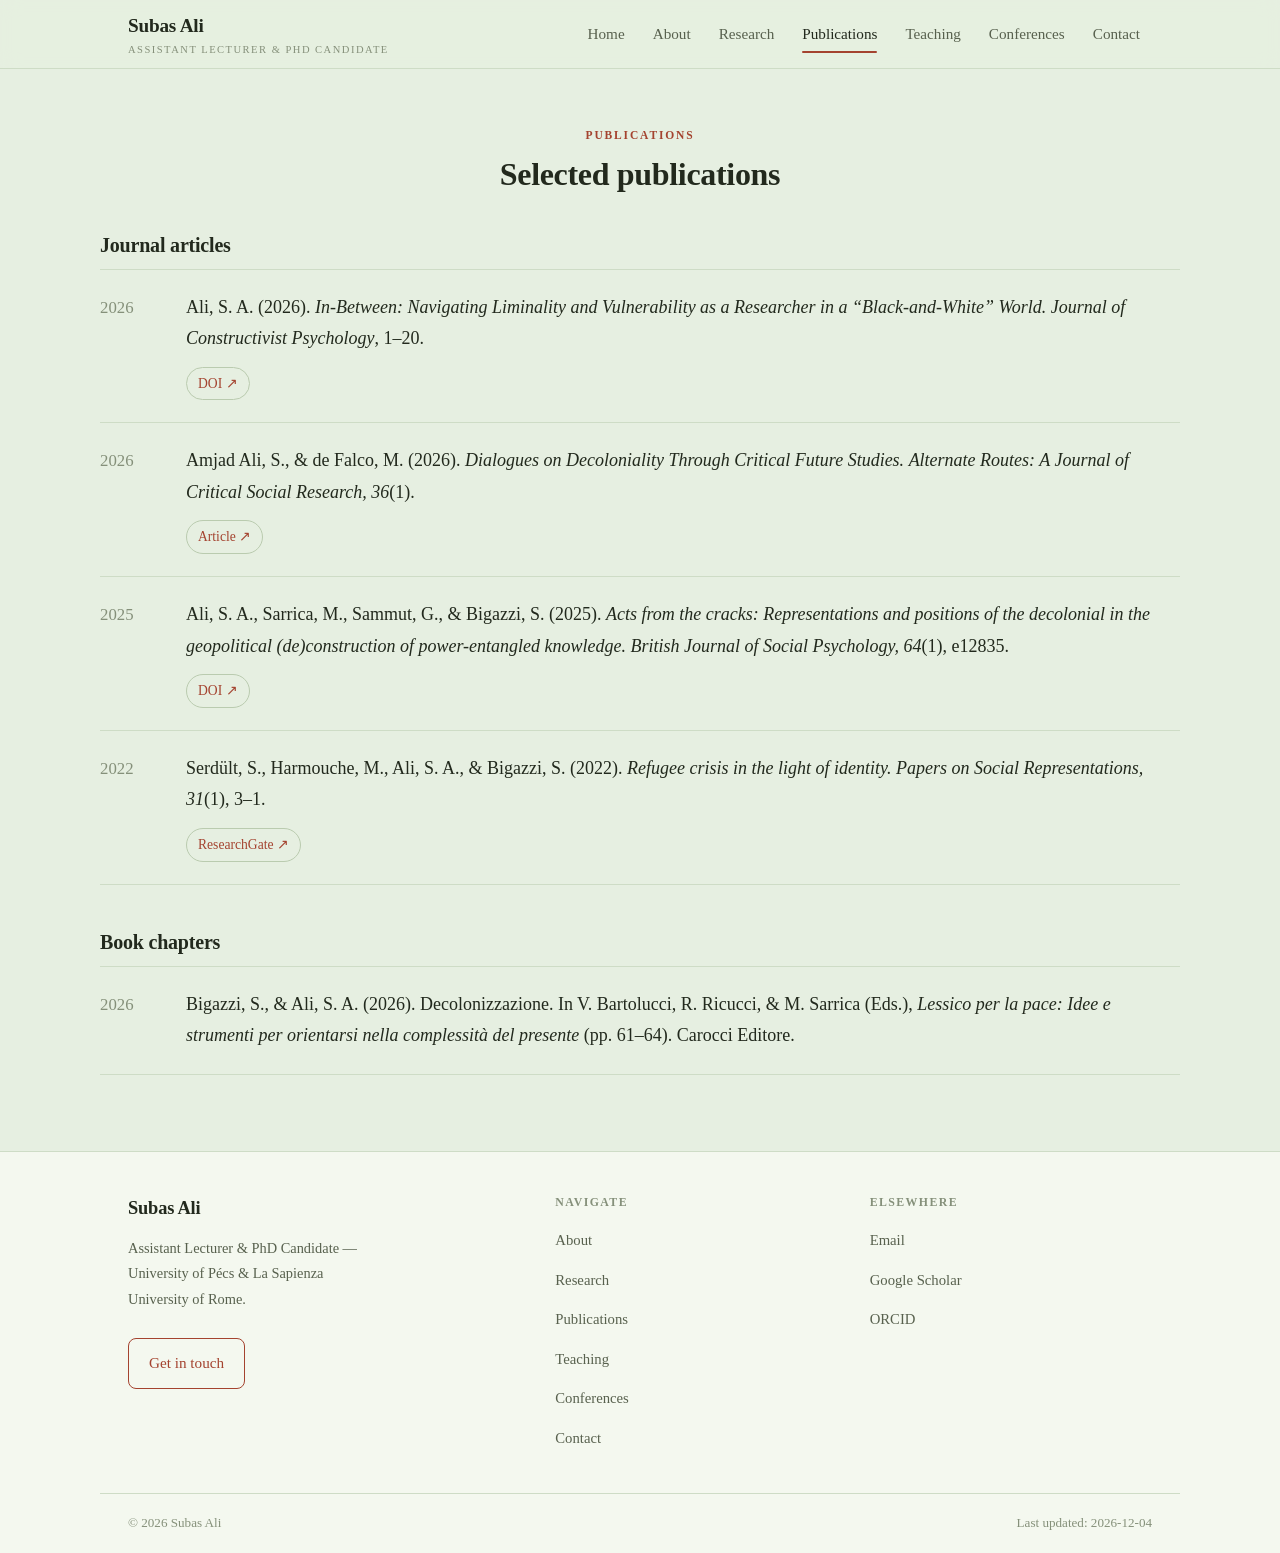
<file: publications.html>
<!doctype html>
<html lang="en">
<head>
  <meta charset="utf-8" />
  <meta name="viewport" content="width=device-width, initial-scale=1" />
  <title>Publications &mdash; Subas Ali</title>
  <meta name="description" content="Journal articles and book chapters by Subas Ali in social and political psychology, decolonial theory, and social representations." />
  <meta property="og:title" content="Publications &mdash; Subas Ali" />
  <meta property="og:description" content="Journal articles and book chapters by Subas Ali in social and political psychology, decolonial theory, and social representations." />
  <meta property="og:type" content="website" />
  <link rel="icon" href="data:image/svg+xml,%3Csvg xmlns='http://www.w3.org/2000/svg' viewBox='0 0 32 32'%3E%3Crect width='32' height='32' rx='7' fill='%2314507a'/%3E%3Ctext x='16' y='23' font-family='Georgia,serif' font-size='20' fill='white' text-anchor='middle'%3ES%3C/text%3E%3C/svg%3E" />
  <style>
/* ============================================================
   Subas Ali — academic website
   Shared stylesheet
   ============================================================ */

:root {
  --bg: #e6efe1;
  --surface: #f4f8ef;
  --surface-2: #dbe7d3;
  --fg: #22291d;
  --muted: #58614e;
  --faint: #85907a;
  --border: #cedcc6;
  --border-strong: #bacbaf;
  --accent: #a4432f;
  --accent-hover: #86331f;
  --accent-soft: rgba(164, 67, 47, 0.13);
  --max: 1080px;
  --measure: 720px;
  --serif: "Times New Roman", Times, Georgia, serif;
  --sans: "Times New Roman", Times, Georgia, serif;
  --radius: 12px;
  --shadow: 0 1px 2px rgba(30,45,25,0.05), 0 10px 30px rgba(35,60,30,0.09);
}

@media (prefers-color-scheme: dark) {
  :root {
    --bg: #161c14;
    --surface: #1d241a;
    --surface-2: #232c1f;
    --fg: #e7ecdf;
    --muted: #a9b39b;
    --faint: #7f8a71;
    --border: #2e3729;
    --border-strong: #3d4836;
    --accent: #e2906f;
    --accent-hover: #eea587;
    --accent-soft: rgba(226, 144, 111, 0.16);
    --shadow: 0 1px 2px rgba(0,0,0,0.35), 0 12px 34px rgba(0,0,0,0.4);
  }
}

* { box-sizing: border-box; }

html { scroll-behavior: smooth; }

body {
  font-family: var(--sans);
  background-color: var(--bg);
  background-image:
    radial-gradient(closest-side at 12% -5%, var(--accent-soft), transparent 70%),
    radial-gradient(closest-side at 100% 108%, rgba(47, 107, 67, 0.09), transparent 70%);
  background-attachment: fixed;
  background-repeat: no-repeat;
  color: var(--fg);
  line-height: 1.75;
  margin: 0;
  font-size: 18px;
  -webkit-font-smoothing: antialiased;
  -moz-osx-font-smoothing: grayscale;
  text-rendering: optimizeLegibility;
}

/* ---------- Skip link ---------- */
.skip-link {
  position: absolute;
  left: -999px;
  top: 0;
  background: var(--accent);
  color: #fff;
  padding: 10px 16px;
  border-radius: 0 0 8px 0;
  z-index: 200;
}
.skip-link:focus { left: 0; }

/* ---------- Layout ---------- */
.wrap {
  max-width: var(--max);
  margin: 0 auto;
  padding: 0 28px;
}
.section { padding: 56px 0; }
.section + .section { border-top: 1px solid var(--border); }
main { min-height: 60vh; }

/* ---------- Typography ---------- */
h1, h2, h3, h4 { font-family: var(--serif); font-weight: 600; letter-spacing: -0.01em; color: var(--fg); }
h1 { font-size: clamp(2rem, 4.4vw, 3rem); line-height: 1.1; margin: 0 0 0.4em; }
h2 { font-size: clamp(1.5rem, 3vw, 2rem); line-height: 1.2; margin: 0 0 0.6em; }
h3 { font-size: 1.25rem; margin: 0 0 0.4em; }
h4 { font-size: 1.05rem; margin: 0 0 0.3em; }
p { margin: 0 0 1.15em; }
.measure { max-width: var(--measure); margin-left: auto; margin-right: auto; }
.lead { font-size: 1.15rem; color: var(--fg); }

.eyebrow {
  font-family: var(--sans);
  text-transform: uppercase;
  letter-spacing: 0.16em;
  font-size: 0.72rem;
  font-weight: 600;
  color: var(--accent);
  margin: 0 0 14px;
  display: block;
}

.section-head { margin-bottom: 34px; text-align: center; }
.section-head .eyebrow { margin-bottom: 10px; }
.section-head h2 { margin-bottom: 0; }

/* ---------- Links ---------- */
a { color: var(--accent); text-decoration: none; transition: color 0.15s ease; }
a:hover { color: var(--accent-hover); }
.prose a {
  border-bottom: 1px solid var(--accent-soft);
  transition: border-color 0.15s ease, color 0.15s ease;
}
.prose a:hover { border-bottom-color: var(--accent); }
a:focus-visible, button:focus-visible {
  outline: 2px solid var(--accent);
  outline-offset: 3px;
  border-radius: 2px;
}

/* ---------- Header / nav ---------- */
.site-header {
  position: sticky;
  top: 0;
  z-index: 100;
  background: color-mix(in srgb, var(--bg) 88%, transparent);
  -webkit-backdrop-filter: saturate(1.4) blur(10px);
  backdrop-filter: saturate(1.4) blur(10px);
  border-bottom: 1px solid var(--border);
}
.nav-inner {
  max-width: var(--max);
  margin: 0 auto;
  padding: 0 28px;
  height: 68px;
  display: flex;
  align-items: center;
  justify-content: space-between;
  gap: 16px;
}
.brand {
  font-family: var(--serif);
  font-size: 1.2rem;
  font-weight: 600;
  letter-spacing: -0.01em;
  color: var(--fg);
  white-space: nowrap;
}
.brand:hover { color: var(--fg); }
.brand .brand-sub {
  display: block;
  font-family: var(--sans);
  font-size: 0.66rem;
  font-weight: 500;
  letter-spacing: 0.14em;
  text-transform: uppercase;
  color: var(--faint);
  margin-top: -2px;
}
.nav-links { display: flex; align-items: center; gap: 4px; }
.nav-links a {
  color: var(--muted);
  font-size: 0.95rem;
  font-weight: 500;
  padding: 8px 12px;
  border-radius: 7px;
  position: relative;
}
.nav-links a:hover { color: var(--fg); background: var(--surface-2); }
.nav-links a[aria-current="page"] { color: var(--fg); }
.nav-links a[aria-current="page"]::after {
  content: "";
  position: absolute;
  left: 12px; right: 12px; bottom: 2px;
  height: 2px;
  background: var(--accent);
  border-radius: 2px;
}

.nav-toggle {
  display: none;
  background: none;
  border: 1px solid var(--border-strong);
  border-radius: 8px;
  width: 42px; height: 42px;
  cursor: pointer;
  color: var(--fg);
  align-items: center;
  justify-content: center;
}
.nav-toggle svg { width: 22px; height: 22px; }

/* ---------- Buttons ---------- */
.btn {
  display: inline-flex;
  align-items: center;
  gap: 8px;
  font-family: var(--sans);
  font-size: 0.95rem;
  font-weight: 500;
  padding: 11px 20px;
  border-radius: 8px;
  border: 1px solid var(--accent);
  background: var(--accent);
  color: #fff;
  cursor: pointer;
  transition: background 0.15s ease, transform 0.05s ease;
}
.btn:hover { background: var(--accent-hover); border-color: var(--accent-hover); color: #fff; }
.btn:active { transform: translateY(1px); }
.btn.ghost { background: transparent; color: var(--accent); }
.btn.ghost:hover { background: var(--accent-soft); color: var(--accent); }

.linkchip {
  display: inline-flex;
  align-items: center;
  gap: 6px;
  font-size: 0.85rem;
  font-weight: 500;
  padding: 4px 11px;
  border: 1px solid var(--border-strong);
  border-radius: 999px;
  color: var(--accent);
  background: var(--bg);
  transition: border-color 0.15s ease, background 0.15s ease;
}
.linkchip:hover { border-color: var(--accent); background: var(--accent-soft); color: var(--accent); }
.linkchip svg { width: 13px; height: 13px; }

/* ---------- Home hero ---------- */
.hero { padding: 52px 0 34px; }
.hero-card {
  background: var(--surface);
  border: 1px solid var(--border);
  border-radius: 18px;
  box-shadow: var(--shadow);
  padding: 40px 44px;
  max-width: 880px;
  margin: 0 auto;
  text-align: center;
  position: relative;
  overflow: hidden;
}
.hero-card::before {
  content: "";
  position: absolute;
  left: 0; right: 0; top: 0;
  height: 5px;
  background: var(--accent);
  opacity: 0.85;
}
.hero-id {
  display: flex;
  align-items: center;
  justify-content: center;
  gap: 26px;
  margin-bottom: 22px;
  text-align: left;
}
.hero-id .eyebrow { margin-bottom: 8px; }
.hero-id h1 { margin: 0 0 0.1em; }
.hero-text h1 { margin-bottom: 0.2em; }
.hero-role {
  font-family: var(--serif);
  font-size: clamp(1.1rem, 2.2vw, 1.4rem);
  color: var(--muted);
  margin: 0;
  font-weight: 400;
  font-style: italic;
}
.hero-bio {
  font-size: 1.12rem;
  color: var(--fg);
  max-width: 60ch;
  margin: 0 auto 1.6em;
}
.hero-meta { list-style: none; padding: 0; margin: 0 auto 1.6em; max-width: 580px; text-align: left; }
.hero-meta li { display: flex; gap: 12px; padding: 7px 0; border-top: 1px solid var(--border); font-size: 0.98rem; }
.hero-meta li:last-child { border-bottom: 1px solid var(--border); }
.hero-meta .k { flex: 0 0 118px; color: var(--faint); font-size: 0.82rem; text-transform: uppercase; letter-spacing: 0.08em; padding-top: 3px; font-weight: 600; }
.hero-meta .v { flex: 1; }
.hero-cta { display: flex; flex-wrap: wrap; gap: 12px; margin-top: 6px; justify-content: center; }

.portrait {
  width: clamp(96px, 13vw, 134px);
  aspect-ratio: 5 / 6;
  height: auto;
  object-fit: cover;
  object-position: center 20%;
  border-radius: 14px;
  border: 1px solid var(--border-strong);
  box-shadow: 0 6px 18px rgba(60,40,25,0.16);
  background: var(--surface-2);
  flex-shrink: 0;
}

/* ---------- Pathways grid ---------- */
.pathways {
  display: grid;
  grid-template-columns: repeat(3, 1fr);
  gap: 18px;
}
.pathway {
  display: block;
  padding: 22px 22px 20px;
  border: 1px solid var(--border);
  border-radius: var(--radius);
  background: var(--surface);
  color: var(--fg);
  transition: border-color 0.18s ease, transform 0.18s ease, box-shadow 0.18s ease;
}
.pathway:hover {
  color: var(--fg);
  border-color: var(--border-strong);
  transform: translateY(-2px);
  box-shadow: var(--shadow);
}
.pathway h3 { display: flex; align-items: center; justify-content: space-between; margin-bottom: 8px; }
.pathway h3 .arrow { color: var(--accent); font-family: var(--sans); font-weight: 400; transition: transform 0.18s ease; }
.pathway:hover h3 .arrow { transform: translateX(4px); }
.pathway p { color: var(--muted); font-size: 0.92rem; margin: 0; }

/* ---------- Prose / cards ---------- */
.prose p { color: var(--fg); }
.panel {
  background: var(--surface);
  border: 1px solid var(--border);
  border-radius: var(--radius);
  padding: 30px 32px;
}

/* ---------- Education / definition lists ---------- */
.stack { display: grid; gap: 2px; }
.entry {
  display: grid;
  grid-template-columns: 1fr auto;
  gap: 8px 20px;
  padding: 16px 0;
  border-top: 1px solid var(--border);
  align-items: baseline;
}
.entry:last-child { border-bottom: 1px solid var(--border); }
.entry .title { font-weight: 600; }
.entry .sub { color: var(--muted); font-size: 0.95rem; }
.entry .when { color: var(--faint); font-size: 0.88rem; white-space: nowrap; font-variant-numeric: tabular-nums; }

/* ---------- Publications ---------- */
.pub-group { margin-bottom: 40px; }
.pub-group:last-child { margin-bottom: 0; }
.pub-list { list-style: none; margin: 0; padding: 0; }
.pub {
  padding: 22px 0;
  border-top: 1px solid var(--border);
  display: grid;
  grid-template-columns: 64px 1fr;
  gap: 22px;
}
.pub:last-child { border-bottom: 1px solid var(--border); }
.pub .year { font-family: var(--serif); font-size: 1.05rem; color: var(--faint); font-variant-numeric: tabular-nums; padding-top: 1px; }
.pub .cite { margin: 0; }
.pub .cite .t { font-style: italic; }
.pub .venue { font-style: italic; }
.pub-links { margin-top: 12px; display: flex; flex-wrap: wrap; gap: 8px; }

/* ---------- Tables ---------- */
.table-card {
  border: 1px solid var(--border);
  border-radius: var(--radius);
  overflow: hidden;
  margin-bottom: 26px;
  background: var(--bg);
}
.table-card .table-head {
  display: flex;
  align-items: baseline;
  gap: 12px;
  padding: 16px 22px;
  background: var(--surface);
  border-bottom: 1px solid var(--border);
}
.table-card .table-head h3 { margin: 0; font-size: 1.15rem; }
.table-card .table-head .count { color: var(--faint); font-size: 0.85rem; }
table.data {
  width: 100%;
  border-collapse: collapse;
  font-size: 0.92rem;
}
table.data th, table.data td {
  padding: 14px 16px;
  text-align: left;
  vertical-align: top;
  line-height: 1.5;
  border-bottom: 1px solid var(--border);
}
table.data thead th {
  font-family: var(--sans);
  font-weight: 600;
  color: var(--faint);
  font-size: 0.72rem;
  letter-spacing: 0.08em;
  text-transform: uppercase;
  background: transparent;
}
table.data tbody tr:last-child td { border-bottom: none; }
table.data tbody tr { transition: background 0.12s ease; }
table.data tbody tr:hover { background: var(--surface); }
.nowrap { white-space: nowrap; }
.tag {
  display: inline-block;
  font-size: 0.72rem;
  font-weight: 600;
  letter-spacing: 0.03em;
  padding: 2px 9px;
  border-radius: 999px;
  border: 1px solid var(--border-strong);
  color: var(--muted);
  white-space: nowrap;
}

/* ---------- Contact ---------- */
.contact-grid { display: grid; grid-template-columns: 1fr 1fr; gap: 40px; }
.field { display: flex; flex-direction: column; gap: 6px; margin-bottom: 16px; }
.field label { font-size: 0.82rem; font-weight: 600; letter-spacing: 0.04em; text-transform: uppercase; color: var(--muted); }
.field input, .field textarea {
  font-family: var(--sans);
  font-size: 1rem;
  color: var(--fg);
  background: var(--bg);
  border: 1px solid var(--border-strong);
  border-radius: 8px;
  padding: 11px 13px;
  width: 100%;
  transition: border-color 0.15s ease, box-shadow 0.15s ease;
}
.field input:focus, .field textarea:focus {
  outline: none;
  border-color: var(--accent);
  box-shadow: 0 0 0 3px var(--accent-soft);
}
.field textarea { resize: vertical; min-height: 130px; }
.hp { position: absolute; left: -9999px; }
.contact-detail { padding: 10px 0; border-top: 1px solid var(--border); }
.contact-detail:first-of-type { border-top: none; }
.contact-detail .k { font-size: 0.78rem; text-transform: uppercase; letter-spacing: 0.08em; color: var(--faint); font-weight: 600; margin-bottom: 2px; }

/* ---------- Footer ---------- */
.site-footer {
  border-top: 1px solid var(--border);
  background: var(--surface);
  margin-top: 20px;
}
.footer-inner {
  max-width: var(--max);
  margin: 0 auto;
  padding: 40px 28px;
  display: grid;
  grid-template-columns: 1.4fr 1fr 1fr;
  gap: 32px;
}
.footer-inner h4 { font-family: var(--sans); font-size: 0.74rem; text-transform: uppercase; letter-spacing: 0.12em; color: var(--faint); margin-bottom: 12px; font-weight: 600; }
.footer-brand .brand { font-size: 1.15rem; }
.footer-nav { list-style: none; margin: 0; padding: 0; display: grid; gap: 8px; }
.footer-nav a, .footer-links a { color: var(--muted); font-size: 0.92rem; }
.footer-nav a:hover, .footer-links a:hover { color: var(--accent); }
.footer-links { list-style: none; margin: 0; padding: 0; display: grid; gap: 8px; }
.footer-bottom {
  border-top: 1px solid var(--border);
  padding: 18px 28px;
  max-width: var(--max);
  margin: 0 auto;
  display: flex;
  justify-content: space-between;
  flex-wrap: wrap;
  gap: 8px;
  color: var(--faint);
  font-size: 0.82rem;
}

/* ---------- Responsive ---------- */
@media (max-width: 860px) {
  .hero-card { padding: 30px 30px; }
  .pathways { grid-template-columns: 1fr 1fr; }
  .contact-grid { grid-template-columns: 1fr; gap: 30px; }
  .footer-inner { grid-template-columns: 1fr 1fr; }
}

@media (max-width: 640px) {
  body { font-size: 16px; }
  .nav-links {
    position: fixed;
    inset: 68px 0 auto 0;
    flex-direction: column;
    align-items: stretch;
    gap: 0;
    background: var(--bg);
    border-bottom: 1px solid var(--border);
    padding: 8px 16px 16px;
    box-shadow: var(--shadow);
    transform: translateY(-140%);
    transition: transform 0.25s ease;
    visibility: hidden;
  }
  .nav-links.open { transform: translateY(0); visibility: visible; }
  .nav-links a { padding: 13px 10px; border-radius: 8px; font-size: 1rem; }
  .nav-links a[aria-current="page"]::after { display: none; }
  .nav-links a[aria-current="page"] { background: var(--surface-2); }
  .nav-toggle { display: inline-flex; }
  .pathways { grid-template-columns: 1fr; }
  .section { padding: 40px 0; }
  .hero { padding: 26px 0 16px; }
  .hero-card { padding: 24px 22px; border-radius: 14px; }
  .hero-id { gap: 16px; margin-bottom: 16px; }
  .hero-bio { font-size: 1.05rem; }
  .panel { padding: 22px 20px; }
  .footer-inner { grid-template-columns: 1fr; gap: 26px; }
  .entry { grid-template-columns: 1fr; }
  .entry .when { grid-row: 1; }

  /* Responsive data tables -> stacked cards */
  table.data, table.data tbody, table.data tr, table.data td { display: block; width: 100%; }
  table.data thead { display: none; }
  .table-card { overflow: visible; }
  table.data tr {
    padding: 14px 16px;
    border-bottom: 1px solid var(--border);
  }
  table.data tr:last-child { border-bottom: none; }
  table.data td {
    padding: 4px 0;
    border: none;
    display: grid;
    grid-template-columns: 108px 1fr;
    gap: 10px;
  }
  table.data td::before {
    content: attr(data-label);
    font-size: 0.68rem;
    letter-spacing: 0.06em;
    text-transform: uppercase;
    color: var(--faint);
    font-weight: 600;
    padding-top: 3px;
  }
  table.data td:empty { display: none; }
  table.data tbody tr:hover { background: transparent; }
}

@media (prefers-reduced-motion: reduce) {
  * { scroll-behavior: auto !important; transition: none !important; animation: none !important; }
}

  </style>
  
</head>
<body>
  <a class="skip-link" href="#main">Skip to content</a>
  <header class="site-header">
    <div class="nav-inner">
      <a class="brand" href="index.html">Subas Ali<span class="brand-sub">Assistant Lecturer &amp; PhD Candidate</span></a>
      <button class="nav-toggle" aria-label="Toggle menu" aria-expanded="false" aria-controls="nav-links">
        <svg viewBox="0 0 24 24" fill="none" stroke="currentColor" stroke-width="2" stroke-linecap="round"><line x1="4" y1="7" x2="20" y2="7"/><line x1="4" y1="12" x2="20" y2="12"/><line x1="4" y1="17" x2="20" y2="17"/></svg>
      </button>
      <nav class="nav-links" id="nav-links" aria-label="Primary">
      <a href="index.html">Home</a>
      <a href="about.html">About</a>
      <a href="research.html">Research</a>
      <a href="publications.html" aria-current="page">Publications</a>
      <a href="teaching.html">Teaching</a>
      <a href="conferences.html">Conferences</a>
      <a href="contact.html">Contact</a>
      </nav>
    </div>
  </header>
  <main id="main">
  <section class="section wrap">
    <div class="section-head"><span class="eyebrow">Publications</span><h2>Selected publications</h2></div>

    <div class="pub-group">
      <h3 style="margin-bottom:6px;">Journal articles</h3>
      <ul class="pub-list">
        <li class="pub">
          <div class="year">2026</div>
          <div>
            <p class="cite">Ali, S. A. (2026). <span class="t">In-Between: Navigating Liminality and Vulnerability as a Researcher in a &ldquo;Black-and-White&rdquo; World.</span> <span class="venue">Journal of Constructivist Psychology</span>, 1&ndash;20.</p>
            <div class="pub-links"><a class="linkchip" href="https://doi.org/10.1080/10720537.2026.2649823" target="_blank" rel="noopener">DOI &#8599;</a></div>
          </div>
        </li>
        <li class="pub">
          <div class="year">2026</div>
          <div>
            <p class="cite">Amjad Ali, S., &amp; de Falco, M. (2026). <span class="t">Dialogues on Decoloniality Through Critical Future Studies.</span> <span class="venue">Alternate Routes: A Journal of Critical Social Research, 36</span>(1).</p>
            <div class="pub-links"><a class="linkchip" href="https://alternateroutes.ca/index.php/ar/article/view/22580" target="_blank" rel="noopener">Article &#8599;</a></div>
          </div>
        </li>
        <li class="pub">
          <div class="year">2025</div>
          <div>
            <p class="cite">Ali, S. A., Sarrica, M., Sammut, G., &amp; Bigazzi, S. (2025). <span class="t">Acts from the cracks: Representations and positions of the decolonial in the geopolitical (de)construction of power-entangled knowledge.</span> <span class="venue">British Journal of Social Psychology, 64</span>(1), e12835.</p>
            <div class="pub-links"><a class="linkchip" href="https://doi.org/10.1111/bjso.12835" target="_blank" rel="noopener">DOI &#8599;</a></div>
          </div>
        </li>
        <li class="pub">
          <div class="year">2022</div>
          <div>
            <p class="cite">Serd&uuml;lt, S., Harmouche, M., Ali, S. A., &amp; Bigazzi, S. (2022). <span class="t">Refugee crisis in the light of identity.</span> <span class="venue">Papers on Social Representations, 31</span>(1), 3&ndash;1.</p>
            <div class="pub-links"><a class="linkchip" href="https://www.researchgate.net/publication/361287554_Refugee_Crisis_in_the_Light_of_Identity" target="_blank" rel="noopener">ResearchGate &#8599;</a></div>
          </div>
        </li>
      </ul>
    </div>

    <div class="pub-group">
      <h3 style="margin-bottom:6px;">Book chapters</h3>
      <ul class="pub-list">
        <li class="pub">
          <div class="year">2026</div>
          <div>
            <p class="cite">Bigazzi, S., &amp; Ali, S. A. (2026). Decolonizzazione. In V. Bartolucci, R. Ricucci, &amp; M. Sarrica (Eds.), <span class="venue">Lessico per la pace: Idee e strumenti per orientarsi nella complessit&agrave; del presente</span> (pp. 61&ndash;64). Carocci Editore.</p>
          </div>
        </li>
      </ul>
    </div>
  </section>
  </main>
  <footer class="site-footer">
    <div class="footer-inner">
      <div class="footer-brand">
        <a class="brand" href="index.html">Subas Ali</a>
        <p style="color:var(--muted);font-size:0.9rem;margin-top:12px;max-width:34ch;">Assistant Lecturer &amp; PhD Candidate — University of P&eacute;cs &amp; La Sapienza University of Rome.</p>
        <a class="btn ghost" href="mailto:amjad.subas@edu.pte.hu" style="margin-top:10px;">Get in touch</a>
      </div>
      <div>
        <h4>Navigate</h4>
        <ul class="footer-nav">
          <li><a href="about.html">About</a></li>
          <li><a href="research.html">Research</a></li>
          <li><a href="publications.html">Publications</a></li>
          <li><a href="teaching.html">Teaching</a></li>
          <li><a href="conferences.html">Conferences</a></li>
          <li><a href="contact.html">Contact</a></li>
        </ul>
      </div>
      <div>
        <h4>Elsewhere</h4>
        <ul class="footer-links">
          <li><a href="mailto:amjad.subas@edu.pte.hu">Email</a></li>
          <li><a href="https://scholar.google.com/citations?view_op=list_works&amp;hl=en&amp;user=NY5oD_YAAAAJ" target="_blank" rel="noopener">Google Scholar</a></li>
          <li><a href="https://orcid.org/0000-0001-5346-9214" target="_blank" rel="noopener">ORCID</a></li>
        </ul>
      </div>
    </div>
    <div class="footer-bottom">
      <div>&copy; <span id="year"></span> Subas Ali</div>
      <div>Last updated: <span id="lastmod"></span></div>
    </div>
  </footer>
  <script>
/* Subas Ali — site interactions (progressive enhancement) */
(function () {
  "use strict";

  // Mobile nav toggle
  var toggle = document.querySelector(".nav-toggle");
  var links = document.getElementById("nav-links");
  if (toggle && links) {
    toggle.addEventListener("click", function () {
      var open = links.classList.toggle("open");
      toggle.setAttribute("aria-expanded", open ? "true" : "false");
    });
    // Close menu when a link is clicked (mobile)
    links.addEventListener("click", function (e) {
      if (e.target.tagName === "A") {
        links.classList.remove("open");
        toggle.setAttribute("aria-expanded", "false");
      }
    });
    // Close on Escape
    document.addEventListener("keydown", function (e) {
      if (e.key === "Escape" && links.classList.contains("open")) {
        links.classList.remove("open");
        toggle.setAttribute("aria-expanded", "false");
        toggle.focus();
      }
    });
  }

  // Contact form -> opens the visitor's email app (works on static hosting)
  var cf = document.getElementById("contact-form");
  if (cf) {
    cf.addEventListener("submit", function (e) {
      e.preventDefault();
      var name = (cf.querySelector("#name") || {}).value || "";
      var email = (cf.querySelector("#email") || {}).value || "";
      var msg = (cf.querySelector("#message") || {}).value || "";
      var subject = encodeURIComponent("Website enquiry" + (name ? " from " + name : ""));
      var body = encodeURIComponent(msg + "\n\n— " + name + (email ? " <" + email + ">" : ""));
      window.location.href = "mailto:amjad.subas@edu.pte.hu?subject=" + subject + "&body=" + body;
    });
  }

  // Footer year + last-updated
  var y = document.getElementById("year");
  if (y) y.textContent = new Date().getFullYear();
  var lm = document.getElementById("lastmod");
  if (lm) {
    try { lm.textContent = new Date(document.lastModified).toISOString().slice(0, 10); }
    catch (e) { /* ignore */ }
  }
})();

  </script>
</body>
</html>
</file>
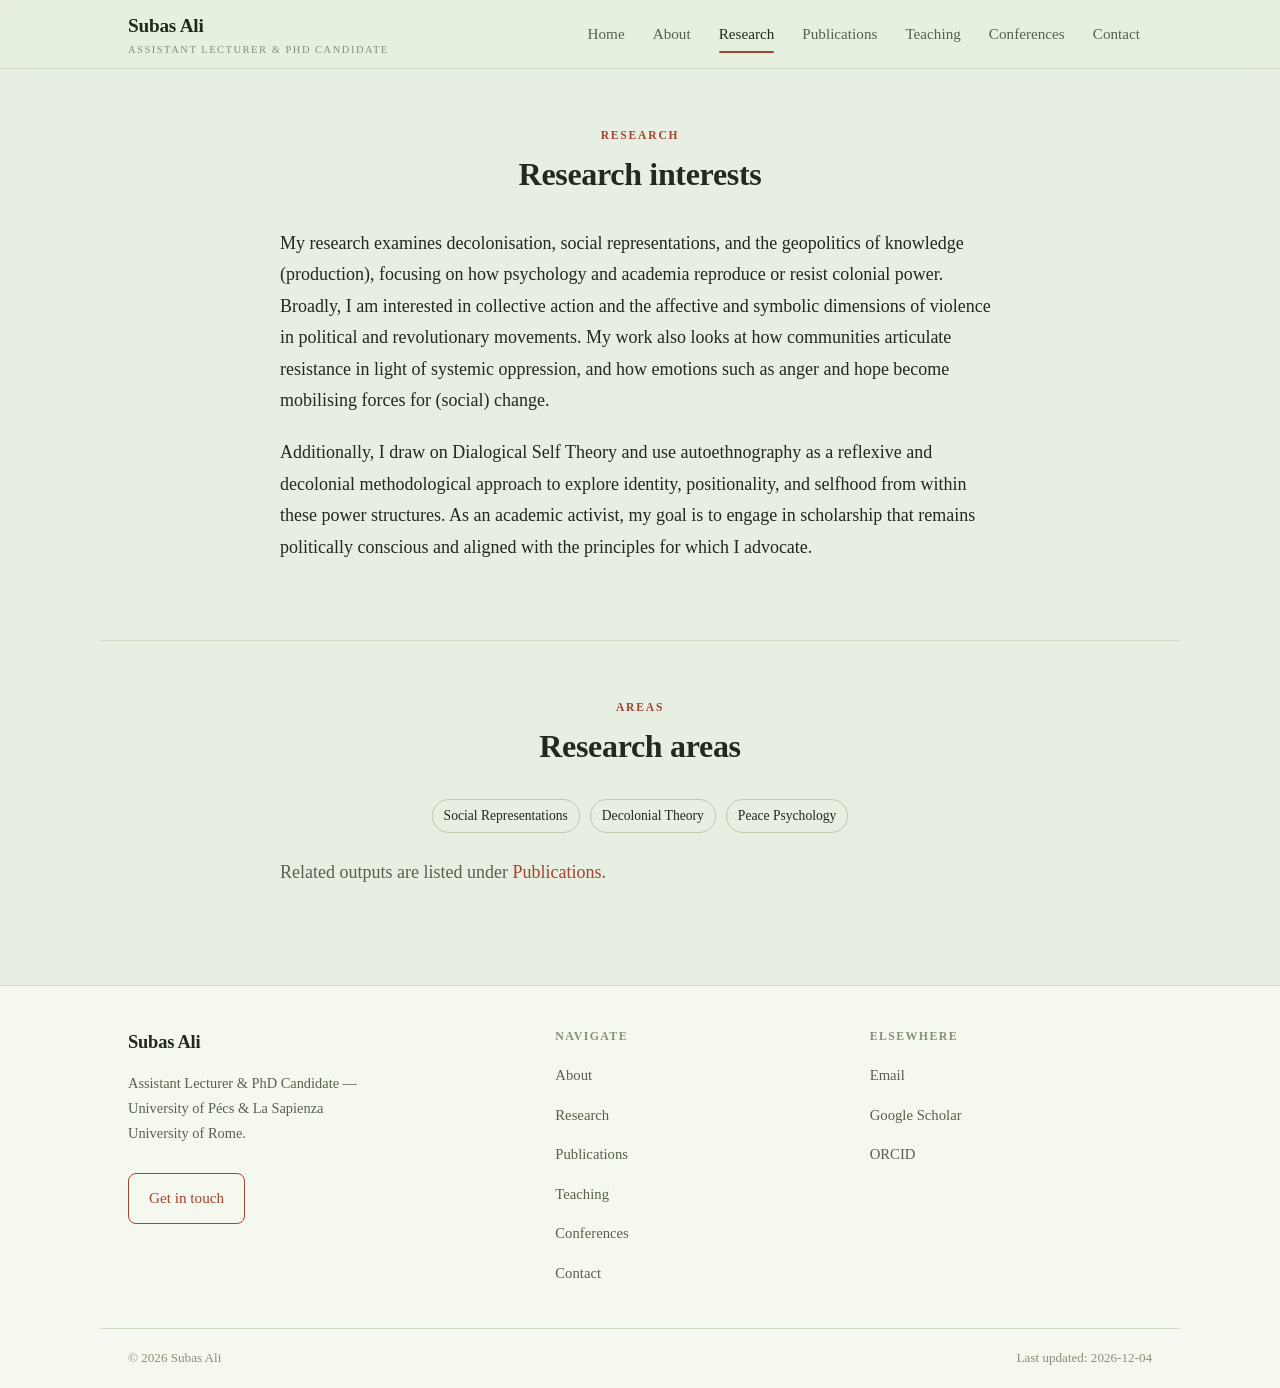
<file: research.html>
<!doctype html>
<html lang="en">
<head>
  <meta charset="utf-8" />
  <meta name="viewport" content="width=device-width, initial-scale=1" />
  <title>Research &mdash; Subas Ali</title>
  <meta name="description" content="Research of Subas Ali on decolonisation, social representations, the geopolitics of knowledge, collective action, and Dialogical Self Theory." />
  <meta property="og:title" content="Research &mdash; Subas Ali" />
  <meta property="og:description" content="Research of Subas Ali on decolonisation, social representations, the geopolitics of knowledge, collective action, and Dialogical Self Theory." />
  <meta property="og:type" content="website" />
  <link rel="icon" href="data:image/svg+xml,%3Csvg xmlns='http://www.w3.org/2000/svg' viewBox='0 0 32 32'%3E%3Crect width='32' height='32' rx='7' fill='%2314507a'/%3E%3Ctext x='16' y='23' font-family='Georgia,serif' font-size='20' fill='white' text-anchor='middle'%3ES%3C/text%3E%3C/svg%3E" />
  <style>
/* ============================================================
   Subas Ali — academic website
   Shared stylesheet
   ============================================================ */

:root {
  --bg: #e6efe1;
  --surface: #f4f8ef;
  --surface-2: #dbe7d3;
  --fg: #22291d;
  --muted: #58614e;
  --faint: #85907a;
  --border: #cedcc6;
  --border-strong: #bacbaf;
  --accent: #a4432f;
  --accent-hover: #86331f;
  --accent-soft: rgba(164, 67, 47, 0.13);
  --max: 1080px;
  --measure: 720px;
  --serif: "Times New Roman", Times, Georgia, serif;
  --sans: "Times New Roman", Times, Georgia, serif;
  --radius: 12px;
  --shadow: 0 1px 2px rgba(30,45,25,0.05), 0 10px 30px rgba(35,60,30,0.09);
}

@media (prefers-color-scheme: dark) {
  :root {
    --bg: #161c14;
    --surface: #1d241a;
    --surface-2: #232c1f;
    --fg: #e7ecdf;
    --muted: #a9b39b;
    --faint: #7f8a71;
    --border: #2e3729;
    --border-strong: #3d4836;
    --accent: #e2906f;
    --accent-hover: #eea587;
    --accent-soft: rgba(226, 144, 111, 0.16);
    --shadow: 0 1px 2px rgba(0,0,0,0.35), 0 12px 34px rgba(0,0,0,0.4);
  }
}

* { box-sizing: border-box; }

html { scroll-behavior: smooth; }

body {
  font-family: var(--sans);
  background-color: var(--bg);
  background-image:
    radial-gradient(closest-side at 12% -5%, var(--accent-soft), transparent 70%),
    radial-gradient(closest-side at 100% 108%, rgba(47, 107, 67, 0.09), transparent 70%);
  background-attachment: fixed;
  background-repeat: no-repeat;
  color: var(--fg);
  line-height: 1.75;
  margin: 0;
  font-size: 18px;
  -webkit-font-smoothing: antialiased;
  -moz-osx-font-smoothing: grayscale;
  text-rendering: optimizeLegibility;
}

/* ---------- Skip link ---------- */
.skip-link {
  position: absolute;
  left: -999px;
  top: 0;
  background: var(--accent);
  color: #fff;
  padding: 10px 16px;
  border-radius: 0 0 8px 0;
  z-index: 200;
}
.skip-link:focus { left: 0; }

/* ---------- Layout ---------- */
.wrap {
  max-width: var(--max);
  margin: 0 auto;
  padding: 0 28px;
}
.section { padding: 56px 0; }
.section + .section { border-top: 1px solid var(--border); }
main { min-height: 60vh; }

/* ---------- Typography ---------- */
h1, h2, h3, h4 { font-family: var(--serif); font-weight: 600; letter-spacing: -0.01em; color: var(--fg); }
h1 { font-size: clamp(2rem, 4.4vw, 3rem); line-height: 1.1; margin: 0 0 0.4em; }
h2 { font-size: clamp(1.5rem, 3vw, 2rem); line-height: 1.2; margin: 0 0 0.6em; }
h3 { font-size: 1.25rem; margin: 0 0 0.4em; }
h4 { font-size: 1.05rem; margin: 0 0 0.3em; }
p { margin: 0 0 1.15em; }
.measure { max-width: var(--measure); margin-left: auto; margin-right: auto; }
.lead { font-size: 1.15rem; color: var(--fg); }

.eyebrow {
  font-family: var(--sans);
  text-transform: uppercase;
  letter-spacing: 0.16em;
  font-size: 0.72rem;
  font-weight: 600;
  color: var(--accent);
  margin: 0 0 14px;
  display: block;
}

.section-head { margin-bottom: 34px; text-align: center; }
.section-head .eyebrow { margin-bottom: 10px; }
.section-head h2 { margin-bottom: 0; }

/* ---------- Links ---------- */
a { color: var(--accent); text-decoration: none; transition: color 0.15s ease; }
a:hover { color: var(--accent-hover); }
.prose a {
  border-bottom: 1px solid var(--accent-soft);
  transition: border-color 0.15s ease, color 0.15s ease;
}
.prose a:hover { border-bottom-color: var(--accent); }
a:focus-visible, button:focus-visible {
  outline: 2px solid var(--accent);
  outline-offset: 3px;
  border-radius: 2px;
}

/* ---------- Header / nav ---------- */
.site-header {
  position: sticky;
  top: 0;
  z-index: 100;
  background: color-mix(in srgb, var(--bg) 88%, transparent);
  -webkit-backdrop-filter: saturate(1.4) blur(10px);
  backdrop-filter: saturate(1.4) blur(10px);
  border-bottom: 1px solid var(--border);
}
.nav-inner {
  max-width: var(--max);
  margin: 0 auto;
  padding: 0 28px;
  height: 68px;
  display: flex;
  align-items: center;
  justify-content: space-between;
  gap: 16px;
}
.brand {
  font-family: var(--serif);
  font-size: 1.2rem;
  font-weight: 600;
  letter-spacing: -0.01em;
  color: var(--fg);
  white-space: nowrap;
}
.brand:hover { color: var(--fg); }
.brand .brand-sub {
  display: block;
  font-family: var(--sans);
  font-size: 0.66rem;
  font-weight: 500;
  letter-spacing: 0.14em;
  text-transform: uppercase;
  color: var(--faint);
  margin-top: -2px;
}
.nav-links { display: flex; align-items: center; gap: 4px; }
.nav-links a {
  color: var(--muted);
  font-size: 0.95rem;
  font-weight: 500;
  padding: 8px 12px;
  border-radius: 7px;
  position: relative;
}
.nav-links a:hover { color: var(--fg); background: var(--surface-2); }
.nav-links a[aria-current="page"] { color: var(--fg); }
.nav-links a[aria-current="page"]::after {
  content: "";
  position: absolute;
  left: 12px; right: 12px; bottom: 2px;
  height: 2px;
  background: var(--accent);
  border-radius: 2px;
}

.nav-toggle {
  display: none;
  background: none;
  border: 1px solid var(--border-strong);
  border-radius: 8px;
  width: 42px; height: 42px;
  cursor: pointer;
  color: var(--fg);
  align-items: center;
  justify-content: center;
}
.nav-toggle svg { width: 22px; height: 22px; }

/* ---------- Buttons ---------- */
.btn {
  display: inline-flex;
  align-items: center;
  gap: 8px;
  font-family: var(--sans);
  font-size: 0.95rem;
  font-weight: 500;
  padding: 11px 20px;
  border-radius: 8px;
  border: 1px solid var(--accent);
  background: var(--accent);
  color: #fff;
  cursor: pointer;
  transition: background 0.15s ease, transform 0.05s ease;
}
.btn:hover { background: var(--accent-hover); border-color: var(--accent-hover); color: #fff; }
.btn:active { transform: translateY(1px); }
.btn.ghost { background: transparent; color: var(--accent); }
.btn.ghost:hover { background: var(--accent-soft); color: var(--accent); }

.linkchip {
  display: inline-flex;
  align-items: center;
  gap: 6px;
  font-size: 0.85rem;
  font-weight: 500;
  padding: 4px 11px;
  border: 1px solid var(--border-strong);
  border-radius: 999px;
  color: var(--accent);
  background: var(--bg);
  transition: border-color 0.15s ease, background 0.15s ease;
}
.linkchip:hover { border-color: var(--accent); background: var(--accent-soft); color: var(--accent); }
.linkchip svg { width: 13px; height: 13px; }

/* ---------- Home hero ---------- */
.hero { padding: 52px 0 34px; }
.hero-card {
  background: var(--surface);
  border: 1px solid var(--border);
  border-radius: 18px;
  box-shadow: var(--shadow);
  padding: 40px 44px;
  max-width: 880px;
  margin: 0 auto;
  text-align: center;
  position: relative;
  overflow: hidden;
}
.hero-card::before {
  content: "";
  position: absolute;
  left: 0; right: 0; top: 0;
  height: 5px;
  background: var(--accent);
  opacity: 0.85;
}
.hero-id {
  display: flex;
  align-items: center;
  justify-content: center;
  gap: 26px;
  margin-bottom: 22px;
  text-align: left;
}
.hero-id .eyebrow { margin-bottom: 8px; }
.hero-id h1 { margin: 0 0 0.1em; }
.hero-text h1 { margin-bottom: 0.2em; }
.hero-role {
  font-family: var(--serif);
  font-size: clamp(1.1rem, 2.2vw, 1.4rem);
  color: var(--muted);
  margin: 0;
  font-weight: 400;
  font-style: italic;
}
.hero-bio {
  font-size: 1.12rem;
  color: var(--fg);
  max-width: 60ch;
  margin: 0 auto 1.6em;
}
.hero-meta { list-style: none; padding: 0; margin: 0 auto 1.6em; max-width: 580px; text-align: left; }
.hero-meta li { display: flex; gap: 12px; padding: 7px 0; border-top: 1px solid var(--border); font-size: 0.98rem; }
.hero-meta li:last-child { border-bottom: 1px solid var(--border); }
.hero-meta .k { flex: 0 0 118px; color: var(--faint); font-size: 0.82rem; text-transform: uppercase; letter-spacing: 0.08em; padding-top: 3px; font-weight: 600; }
.hero-meta .v { flex: 1; }
.hero-cta { display: flex; flex-wrap: wrap; gap: 12px; margin-top: 6px; justify-content: center; }

.portrait {
  width: clamp(96px, 13vw, 134px);
  aspect-ratio: 5 / 6;
  height: auto;
  object-fit: cover;
  object-position: center 20%;
  border-radius: 14px;
  border: 1px solid var(--border-strong);
  box-shadow: 0 6px 18px rgba(60,40,25,0.16);
  background: var(--surface-2);
  flex-shrink: 0;
}

/* ---------- Pathways grid ---------- */
.pathways {
  display: grid;
  grid-template-columns: repeat(3, 1fr);
  gap: 18px;
}
.pathway {
  display: block;
  padding: 22px 22px 20px;
  border: 1px solid var(--border);
  border-radius: var(--radius);
  background: var(--surface);
  color: var(--fg);
  transition: border-color 0.18s ease, transform 0.18s ease, box-shadow 0.18s ease;
}
.pathway:hover {
  color: var(--fg);
  border-color: var(--border-strong);
  transform: translateY(-2px);
  box-shadow: var(--shadow);
}
.pathway h3 { display: flex; align-items: center; justify-content: space-between; margin-bottom: 8px; }
.pathway h3 .arrow { color: var(--accent); font-family: var(--sans); font-weight: 400; transition: transform 0.18s ease; }
.pathway:hover h3 .arrow { transform: translateX(4px); }
.pathway p { color: var(--muted); font-size: 0.92rem; margin: 0; }

/* ---------- Prose / cards ---------- */
.prose p { color: var(--fg); }
.panel {
  background: var(--surface);
  border: 1px solid var(--border);
  border-radius: var(--radius);
  padding: 30px 32px;
}

/* ---------- Education / definition lists ---------- */
.stack { display: grid; gap: 2px; }
.entry {
  display: grid;
  grid-template-columns: 1fr auto;
  gap: 8px 20px;
  padding: 16px 0;
  border-top: 1px solid var(--border);
  align-items: baseline;
}
.entry:last-child { border-bottom: 1px solid var(--border); }
.entry .title { font-weight: 600; }
.entry .sub { color: var(--muted); font-size: 0.95rem; }
.entry .when { color: var(--faint); font-size: 0.88rem; white-space: nowrap; font-variant-numeric: tabular-nums; }

/* ---------- Publications ---------- */
.pub-group { margin-bottom: 40px; }
.pub-group:last-child { margin-bottom: 0; }
.pub-list { list-style: none; margin: 0; padding: 0; }
.pub {
  padding: 22px 0;
  border-top: 1px solid var(--border);
  display: grid;
  grid-template-columns: 64px 1fr;
  gap: 22px;
}
.pub:last-child { border-bottom: 1px solid var(--border); }
.pub .year { font-family: var(--serif); font-size: 1.05rem; color: var(--faint); font-variant-numeric: tabular-nums; padding-top: 1px; }
.pub .cite { margin: 0; }
.pub .cite .t { font-style: italic; }
.pub .venue { font-style: italic; }
.pub-links { margin-top: 12px; display: flex; flex-wrap: wrap; gap: 8px; }

/* ---------- Tables ---------- */
.table-card {
  border: 1px solid var(--border);
  border-radius: var(--radius);
  overflow: hidden;
  margin-bottom: 26px;
  background: var(--bg);
}
.table-card .table-head {
  display: flex;
  align-items: baseline;
  gap: 12px;
  padding: 16px 22px;
  background: var(--surface);
  border-bottom: 1px solid var(--border);
}
.table-card .table-head h3 { margin: 0; font-size: 1.15rem; }
.table-card .table-head .count { color: var(--faint); font-size: 0.85rem; }
table.data {
  width: 100%;
  border-collapse: collapse;
  font-size: 0.92rem;
}
table.data th, table.data td {
  padding: 14px 16px;
  text-align: left;
  vertical-align: top;
  line-height: 1.5;
  border-bottom: 1px solid var(--border);
}
table.data thead th {
  font-family: var(--sans);
  font-weight: 600;
  color: var(--faint);
  font-size: 0.72rem;
  letter-spacing: 0.08em;
  text-transform: uppercase;
  background: transparent;
}
table.data tbody tr:last-child td { border-bottom: none; }
table.data tbody tr { transition: background 0.12s ease; }
table.data tbody tr:hover { background: var(--surface); }
.nowrap { white-space: nowrap; }
.tag {
  display: inline-block;
  font-size: 0.72rem;
  font-weight: 600;
  letter-spacing: 0.03em;
  padding: 2px 9px;
  border-radius: 999px;
  border: 1px solid var(--border-strong);
  color: var(--muted);
  white-space: nowrap;
}

/* ---------- Contact ---------- */
.contact-grid { display: grid; grid-template-columns: 1fr 1fr; gap: 40px; }
.field { display: flex; flex-direction: column; gap: 6px; margin-bottom: 16px; }
.field label { font-size: 0.82rem; font-weight: 600; letter-spacing: 0.04em; text-transform: uppercase; color: var(--muted); }
.field input, .field textarea {
  font-family: var(--sans);
  font-size: 1rem;
  color: var(--fg);
  background: var(--bg);
  border: 1px solid var(--border-strong);
  border-radius: 8px;
  padding: 11px 13px;
  width: 100%;
  transition: border-color 0.15s ease, box-shadow 0.15s ease;
}
.field input:focus, .field textarea:focus {
  outline: none;
  border-color: var(--accent);
  box-shadow: 0 0 0 3px var(--accent-soft);
}
.field textarea { resize: vertical; min-height: 130px; }
.hp { position: absolute; left: -9999px; }
.contact-detail { padding: 10px 0; border-top: 1px solid var(--border); }
.contact-detail:first-of-type { border-top: none; }
.contact-detail .k { font-size: 0.78rem; text-transform: uppercase; letter-spacing: 0.08em; color: var(--faint); font-weight: 600; margin-bottom: 2px; }

/* ---------- Footer ---------- */
.site-footer {
  border-top: 1px solid var(--border);
  background: var(--surface);
  margin-top: 20px;
}
.footer-inner {
  max-width: var(--max);
  margin: 0 auto;
  padding: 40px 28px;
  display: grid;
  grid-template-columns: 1.4fr 1fr 1fr;
  gap: 32px;
}
.footer-inner h4 { font-family: var(--sans); font-size: 0.74rem; text-transform: uppercase; letter-spacing: 0.12em; color: var(--faint); margin-bottom: 12px; font-weight: 600; }
.footer-brand .brand { font-size: 1.15rem; }
.footer-nav { list-style: none; margin: 0; padding: 0; display: grid; gap: 8px; }
.footer-nav a, .footer-links a { color: var(--muted); font-size: 0.92rem; }
.footer-nav a:hover, .footer-links a:hover { color: var(--accent); }
.footer-links { list-style: none; margin: 0; padding: 0; display: grid; gap: 8px; }
.footer-bottom {
  border-top: 1px solid var(--border);
  padding: 18px 28px;
  max-width: var(--max);
  margin: 0 auto;
  display: flex;
  justify-content: space-between;
  flex-wrap: wrap;
  gap: 8px;
  color: var(--faint);
  font-size: 0.82rem;
}

/* ---------- Responsive ---------- */
@media (max-width: 860px) {
  .hero-card { padding: 30px 30px; }
  .pathways { grid-template-columns: 1fr 1fr; }
  .contact-grid { grid-template-columns: 1fr; gap: 30px; }
  .footer-inner { grid-template-columns: 1fr 1fr; }
}

@media (max-width: 640px) {
  body { font-size: 16px; }
  .nav-links {
    position: fixed;
    inset: 68px 0 auto 0;
    flex-direction: column;
    align-items: stretch;
    gap: 0;
    background: var(--bg);
    border-bottom: 1px solid var(--border);
    padding: 8px 16px 16px;
    box-shadow: var(--shadow);
    transform: translateY(-140%);
    transition: transform 0.25s ease;
    visibility: hidden;
  }
  .nav-links.open { transform: translateY(0); visibility: visible; }
  .nav-links a { padding: 13px 10px; border-radius: 8px; font-size: 1rem; }
  .nav-links a[aria-current="page"]::after { display: none; }
  .nav-links a[aria-current="page"] { background: var(--surface-2); }
  .nav-toggle { display: inline-flex; }
  .pathways { grid-template-columns: 1fr; }
  .section { padding: 40px 0; }
  .hero { padding: 26px 0 16px; }
  .hero-card { padding: 24px 22px; border-radius: 14px; }
  .hero-id { gap: 16px; margin-bottom: 16px; }
  .hero-bio { font-size: 1.05rem; }
  .panel { padding: 22px 20px; }
  .footer-inner { grid-template-columns: 1fr; gap: 26px; }
  .entry { grid-template-columns: 1fr; }
  .entry .when { grid-row: 1; }

  /* Responsive data tables -> stacked cards */
  table.data, table.data tbody, table.data tr, table.data td { display: block; width: 100%; }
  table.data thead { display: none; }
  .table-card { overflow: visible; }
  table.data tr {
    padding: 14px 16px;
    border-bottom: 1px solid var(--border);
  }
  table.data tr:last-child { border-bottom: none; }
  table.data td {
    padding: 4px 0;
    border: none;
    display: grid;
    grid-template-columns: 108px 1fr;
    gap: 10px;
  }
  table.data td::before {
    content: attr(data-label);
    font-size: 0.68rem;
    letter-spacing: 0.06em;
    text-transform: uppercase;
    color: var(--faint);
    font-weight: 600;
    padding-top: 3px;
  }
  table.data td:empty { display: none; }
  table.data tbody tr:hover { background: transparent; }
}

@media (prefers-reduced-motion: reduce) {
  * { scroll-behavior: auto !important; transition: none !important; animation: none !important; }
}

  </style>
  
</head>
<body>
  <a class="skip-link" href="#main">Skip to content</a>
  <header class="site-header">
    <div class="nav-inner">
      <a class="brand" href="index.html">Subas Ali<span class="brand-sub">Assistant Lecturer &amp; PhD Candidate</span></a>
      <button class="nav-toggle" aria-label="Toggle menu" aria-expanded="false" aria-controls="nav-links">
        <svg viewBox="0 0 24 24" fill="none" stroke="currentColor" stroke-width="2" stroke-linecap="round"><line x1="4" y1="7" x2="20" y2="7"/><line x1="4" y1="12" x2="20" y2="12"/><line x1="4" y1="17" x2="20" y2="17"/></svg>
      </button>
      <nav class="nav-links" id="nav-links" aria-label="Primary">
      <a href="index.html">Home</a>
      <a href="about.html">About</a>
      <a href="research.html" aria-current="page">Research</a>
      <a href="publications.html">Publications</a>
      <a href="teaching.html">Teaching</a>
      <a href="conferences.html">Conferences</a>
      <a href="contact.html">Contact</a>
      </nav>
    </div>
  </header>
  <main id="main">
  <section class="section wrap">
    <div class="section-head"><span class="eyebrow">Research</span><h2>Research interests</h2></div>
    <div class="prose measure">
      <p>My research examines decolonisation, social representations, and the geopolitics of knowledge (production), focusing on how psychology and academia reproduce or resist colonial power. Broadly, I am interested in collective action and the affective and symbolic dimensions of violence in political and revolutionary movements. My work also looks at how communities articulate resistance in light of systemic oppression, and how emotions such as anger and hope become mobilising forces for (social) change.</p>
      <p>Additionally, I draw on Dialogical Self Theory and use autoethnography as a reflexive and decolonial methodological approach to explore identity, positionality, and selfhood from within these power structures. As an academic activist, my goal is to engage in scholarship that remains politically conscious and aligned with the principles for which I advocate.</p>
    </div>
  </section>
  <section class="section wrap">
    <div class="section-head"><span class="eyebrow">Areas</span><h2>Research areas</h2></div>
    <div class="measure" style="display:flex;flex-wrap:wrap;gap:10px;justify-content:center;">
      <span class="linkchip" style="cursor:default;color:var(--fg);">Social Representations</span>
      <span class="linkchip" style="cursor:default;color:var(--fg);">Decolonial Theory</span>
      <span class="linkchip" style="cursor:default;color:var(--fg);">Peace Psychology</span>
    </div>
    <p class="measure" style="margin-top:24px;color:var(--muted);">Related outputs are listed under <a href="publications.html">Publications</a>.</p>
  </section>
  </main>
  <footer class="site-footer">
    <div class="footer-inner">
      <div class="footer-brand">
        <a class="brand" href="index.html">Subas Ali</a>
        <p style="color:var(--muted);font-size:0.9rem;margin-top:12px;max-width:34ch;">Assistant Lecturer &amp; PhD Candidate — University of P&eacute;cs &amp; La Sapienza University of Rome.</p>
        <a class="btn ghost" href="mailto:amjad.subas@edu.pte.hu" style="margin-top:10px;">Get in touch</a>
      </div>
      <div>
        <h4>Navigate</h4>
        <ul class="footer-nav">
          <li><a href="about.html">About</a></li>
          <li><a href="research.html">Research</a></li>
          <li><a href="publications.html">Publications</a></li>
          <li><a href="teaching.html">Teaching</a></li>
          <li><a href="conferences.html">Conferences</a></li>
          <li><a href="contact.html">Contact</a></li>
        </ul>
      </div>
      <div>
        <h4>Elsewhere</h4>
        <ul class="footer-links">
          <li><a href="mailto:amjad.subas@edu.pte.hu">Email</a></li>
          <li><a href="https://scholar.google.com/citations?view_op=list_works&amp;hl=en&amp;user=NY5oD_YAAAAJ" target="_blank" rel="noopener">Google Scholar</a></li>
          <li><a href="https://orcid.org/0000-0001-5346-9214" target="_blank" rel="noopener">ORCID</a></li>
        </ul>
      </div>
    </div>
    <div class="footer-bottom">
      <div>&copy; <span id="year"></span> Subas Ali</div>
      <div>Last updated: <span id="lastmod"></span></div>
    </div>
  </footer>
  <script>
/* Subas Ali — site interactions (progressive enhancement) */
(function () {
  "use strict";

  // Mobile nav toggle
  var toggle = document.querySelector(".nav-toggle");
  var links = document.getElementById("nav-links");
  if (toggle && links) {
    toggle.addEventListener("click", function () {
      var open = links.classList.toggle("open");
      toggle.setAttribute("aria-expanded", open ? "true" : "false");
    });
    // Close menu when a link is clicked (mobile)
    links.addEventListener("click", function (e) {
      if (e.target.tagName === "A") {
        links.classList.remove("open");
        toggle.setAttribute("aria-expanded", "false");
      }
    });
    // Close on Escape
    document.addEventListener("keydown", function (e) {
      if (e.key === "Escape" && links.classList.contains("open")) {
        links.classList.remove("open");
        toggle.setAttribute("aria-expanded", "false");
        toggle.focus();
      }
    });
  }

  // Contact form -> opens the visitor's email app (works on static hosting)
  var cf = document.getElementById("contact-form");
  if (cf) {
    cf.addEventListener("submit", function (e) {
      e.preventDefault();
      var name = (cf.querySelector("#name") || {}).value || "";
      var email = (cf.querySelector("#email") || {}).value || "";
      var msg = (cf.querySelector("#message") || {}).value || "";
      var subject = encodeURIComponent("Website enquiry" + (name ? " from " + name : ""));
      var body = encodeURIComponent(msg + "\n\n— " + name + (email ? " <" + email + ">" : ""));
      window.location.href = "mailto:amjad.subas@edu.pte.hu?subject=" + subject + "&body=" + body;
    });
  }

  // Footer year + last-updated
  var y = document.getElementById("year");
  if (y) y.textContent = new Date().getFullYear();
  var lm = document.getElementById("lastmod");
  if (lm) {
    try { lm.textContent = new Date(document.lastModified).toISOString().slice(0, 10); }
    catch (e) { /* ignore */ }
  }
})();

  </script>
</body>
</html>
</file>
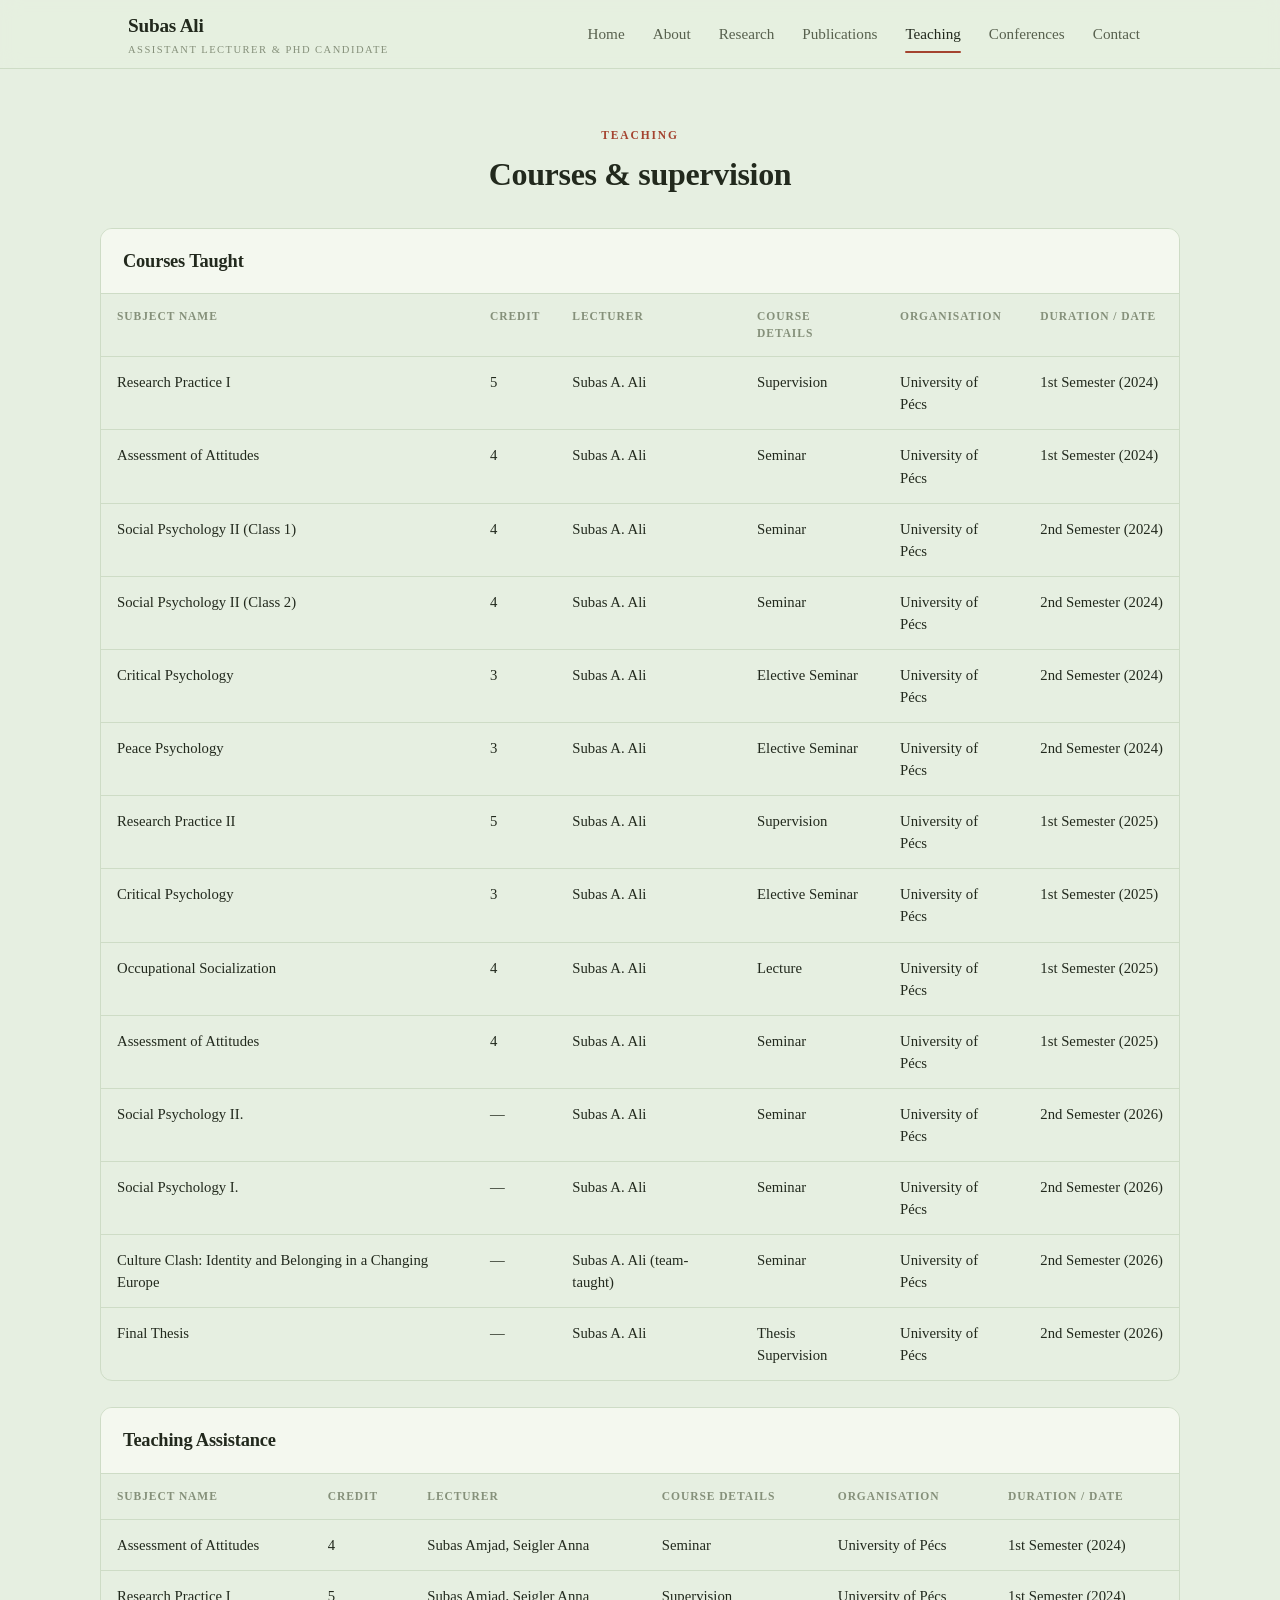
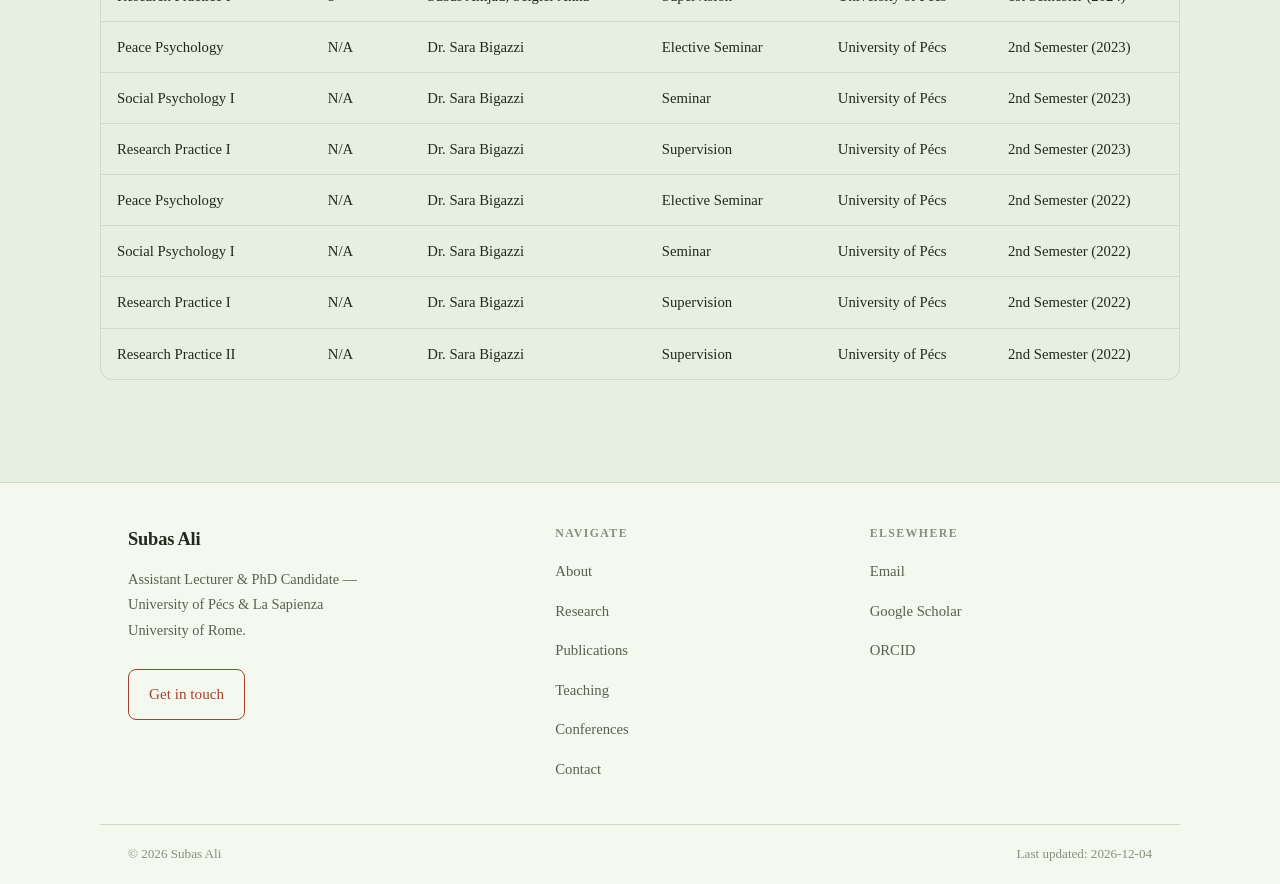
<file: teaching.html>
<!doctype html>
<html lang="en">
<head>
  <meta charset="utf-8" />
  <meta name="viewport" content="width=device-width, initial-scale=1" />
  <title>Teaching &mdash; Subas Ali</title>
  <meta name="description" content="Courses and supervision taught by Subas Ali at the University of Pécs, including social psychology, critical psychology, and research practice." />
  <meta property="og:title" content="Teaching &mdash; Subas Ali" />
  <meta property="og:description" content="Courses and supervision taught by Subas Ali at the University of Pécs, including social psychology, critical psychology, and research practice." />
  <meta property="og:type" content="website" />
  <link rel="icon" href="data:image/svg+xml,%3Csvg xmlns='http://www.w3.org/2000/svg' viewBox='0 0 32 32'%3E%3Crect width='32' height='32' rx='7' fill='%2314507a'/%3E%3Ctext x='16' y='23' font-family='Georgia,serif' font-size='20' fill='white' text-anchor='middle'%3ES%3C/text%3E%3C/svg%3E" />
  <style>
/* ============================================================
   Subas Ali — academic website
   Shared stylesheet
   ============================================================ */

:root {
  --bg: #e6efe1;
  --surface: #f4f8ef;
  --surface-2: #dbe7d3;
  --fg: #22291d;
  --muted: #58614e;
  --faint: #85907a;
  --border: #cedcc6;
  --border-strong: #bacbaf;
  --accent: #a4432f;
  --accent-hover: #86331f;
  --accent-soft: rgba(164, 67, 47, 0.13);
  --max: 1080px;
  --measure: 720px;
  --serif: "Times New Roman", Times, Georgia, serif;
  --sans: "Times New Roman", Times, Georgia, serif;
  --radius: 12px;
  --shadow: 0 1px 2px rgba(30,45,25,0.05), 0 10px 30px rgba(35,60,30,0.09);
}

@media (prefers-color-scheme: dark) {
  :root {
    --bg: #161c14;
    --surface: #1d241a;
    --surface-2: #232c1f;
    --fg: #e7ecdf;
    --muted: #a9b39b;
    --faint: #7f8a71;
    --border: #2e3729;
    --border-strong: #3d4836;
    --accent: #e2906f;
    --accent-hover: #eea587;
    --accent-soft: rgba(226, 144, 111, 0.16);
    --shadow: 0 1px 2px rgba(0,0,0,0.35), 0 12px 34px rgba(0,0,0,0.4);
  }
}

* { box-sizing: border-box; }

html { scroll-behavior: smooth; }

body {
  font-family: var(--sans);
  background-color: var(--bg);
  background-image:
    radial-gradient(closest-side at 12% -5%, var(--accent-soft), transparent 70%),
    radial-gradient(closest-side at 100% 108%, rgba(47, 107, 67, 0.09), transparent 70%);
  background-attachment: fixed;
  background-repeat: no-repeat;
  color: var(--fg);
  line-height: 1.75;
  margin: 0;
  font-size: 18px;
  -webkit-font-smoothing: antialiased;
  -moz-osx-font-smoothing: grayscale;
  text-rendering: optimizeLegibility;
}

/* ---------- Skip link ---------- */
.skip-link {
  position: absolute;
  left: -999px;
  top: 0;
  background: var(--accent);
  color: #fff;
  padding: 10px 16px;
  border-radius: 0 0 8px 0;
  z-index: 200;
}
.skip-link:focus { left: 0; }

/* ---------- Layout ---------- */
.wrap {
  max-width: var(--max);
  margin: 0 auto;
  padding: 0 28px;
}
.section { padding: 56px 0; }
.section + .section { border-top: 1px solid var(--border); }
main { min-height: 60vh; }

/* ---------- Typography ---------- */
h1, h2, h3, h4 { font-family: var(--serif); font-weight: 600; letter-spacing: -0.01em; color: var(--fg); }
h1 { font-size: clamp(2rem, 4.4vw, 3rem); line-height: 1.1; margin: 0 0 0.4em; }
h2 { font-size: clamp(1.5rem, 3vw, 2rem); line-height: 1.2; margin: 0 0 0.6em; }
h3 { font-size: 1.25rem; margin: 0 0 0.4em; }
h4 { font-size: 1.05rem; margin: 0 0 0.3em; }
p { margin: 0 0 1.15em; }
.measure { max-width: var(--measure); margin-left: auto; margin-right: auto; }
.lead { font-size: 1.15rem; color: var(--fg); }

.eyebrow {
  font-family: var(--sans);
  text-transform: uppercase;
  letter-spacing: 0.16em;
  font-size: 0.72rem;
  font-weight: 600;
  color: var(--accent);
  margin: 0 0 14px;
  display: block;
}

.section-head { margin-bottom: 34px; text-align: center; }
.section-head .eyebrow { margin-bottom: 10px; }
.section-head h2 { margin-bottom: 0; }

/* ---------- Links ---------- */
a { color: var(--accent); text-decoration: none; transition: color 0.15s ease; }
a:hover { color: var(--accent-hover); }
.prose a {
  border-bottom: 1px solid var(--accent-soft);
  transition: border-color 0.15s ease, color 0.15s ease;
}
.prose a:hover { border-bottom-color: var(--accent); }
a:focus-visible, button:focus-visible {
  outline: 2px solid var(--accent);
  outline-offset: 3px;
  border-radius: 2px;
}

/* ---------- Header / nav ---------- */
.site-header {
  position: sticky;
  top: 0;
  z-index: 100;
  background: color-mix(in srgb, var(--bg) 88%, transparent);
  -webkit-backdrop-filter: saturate(1.4) blur(10px);
  backdrop-filter: saturate(1.4) blur(10px);
  border-bottom: 1px solid var(--border);
}
.nav-inner {
  max-width: var(--max);
  margin: 0 auto;
  padding: 0 28px;
  height: 68px;
  display: flex;
  align-items: center;
  justify-content: space-between;
  gap: 16px;
}
.brand {
  font-family: var(--serif);
  font-size: 1.2rem;
  font-weight: 600;
  letter-spacing: -0.01em;
  color: var(--fg);
  white-space: nowrap;
}
.brand:hover { color: var(--fg); }
.brand .brand-sub {
  display: block;
  font-family: var(--sans);
  font-size: 0.66rem;
  font-weight: 500;
  letter-spacing: 0.14em;
  text-transform: uppercase;
  color: var(--faint);
  margin-top: -2px;
}
.nav-links { display: flex; align-items: center; gap: 4px; }
.nav-links a {
  color: var(--muted);
  font-size: 0.95rem;
  font-weight: 500;
  padding: 8px 12px;
  border-radius: 7px;
  position: relative;
}
.nav-links a:hover { color: var(--fg); background: var(--surface-2); }
.nav-links a[aria-current="page"] { color: var(--fg); }
.nav-links a[aria-current="page"]::after {
  content: "";
  position: absolute;
  left: 12px; right: 12px; bottom: 2px;
  height: 2px;
  background: var(--accent);
  border-radius: 2px;
}

.nav-toggle {
  display: none;
  background: none;
  border: 1px solid var(--border-strong);
  border-radius: 8px;
  width: 42px; height: 42px;
  cursor: pointer;
  color: var(--fg);
  align-items: center;
  justify-content: center;
}
.nav-toggle svg { width: 22px; height: 22px; }

/* ---------- Buttons ---------- */
.btn {
  display: inline-flex;
  align-items: center;
  gap: 8px;
  font-family: var(--sans);
  font-size: 0.95rem;
  font-weight: 500;
  padding: 11px 20px;
  border-radius: 8px;
  border: 1px solid var(--accent);
  background: var(--accent);
  color: #fff;
  cursor: pointer;
  transition: background 0.15s ease, transform 0.05s ease;
}
.btn:hover { background: var(--accent-hover); border-color: var(--accent-hover); color: #fff; }
.btn:active { transform: translateY(1px); }
.btn.ghost { background: transparent; color: var(--accent); }
.btn.ghost:hover { background: var(--accent-soft); color: var(--accent); }

.linkchip {
  display: inline-flex;
  align-items: center;
  gap: 6px;
  font-size: 0.85rem;
  font-weight: 500;
  padding: 4px 11px;
  border: 1px solid var(--border-strong);
  border-radius: 999px;
  color: var(--accent);
  background: var(--bg);
  transition: border-color 0.15s ease, background 0.15s ease;
}
.linkchip:hover { border-color: var(--accent); background: var(--accent-soft); color: var(--accent); }
.linkchip svg { width: 13px; height: 13px; }

/* ---------- Home hero ---------- */
.hero { padding: 52px 0 34px; }
.hero-card {
  background: var(--surface);
  border: 1px solid var(--border);
  border-radius: 18px;
  box-shadow: var(--shadow);
  padding: 40px 44px;
  max-width: 880px;
  margin: 0 auto;
  text-align: center;
  position: relative;
  overflow: hidden;
}
.hero-card::before {
  content: "";
  position: absolute;
  left: 0; right: 0; top: 0;
  height: 5px;
  background: var(--accent);
  opacity: 0.85;
}
.hero-id {
  display: flex;
  align-items: center;
  justify-content: center;
  gap: 26px;
  margin-bottom: 22px;
  text-align: left;
}
.hero-id .eyebrow { margin-bottom: 8px; }
.hero-id h1 { margin: 0 0 0.1em; }
.hero-text h1 { margin-bottom: 0.2em; }
.hero-role {
  font-family: var(--serif);
  font-size: clamp(1.1rem, 2.2vw, 1.4rem);
  color: var(--muted);
  margin: 0;
  font-weight: 400;
  font-style: italic;
}
.hero-bio {
  font-size: 1.12rem;
  color: var(--fg);
  max-width: 60ch;
  margin: 0 auto 1.6em;
}
.hero-meta { list-style: none; padding: 0; margin: 0 auto 1.6em; max-width: 580px; text-align: left; }
.hero-meta li { display: flex; gap: 12px; padding: 7px 0; border-top: 1px solid var(--border); font-size: 0.98rem; }
.hero-meta li:last-child { border-bottom: 1px solid var(--border); }
.hero-meta .k { flex: 0 0 118px; color: var(--faint); font-size: 0.82rem; text-transform: uppercase; letter-spacing: 0.08em; padding-top: 3px; font-weight: 600; }
.hero-meta .v { flex: 1; }
.hero-cta { display: flex; flex-wrap: wrap; gap: 12px; margin-top: 6px; justify-content: center; }

.portrait {
  width: clamp(96px, 13vw, 134px);
  aspect-ratio: 5 / 6;
  height: auto;
  object-fit: cover;
  object-position: center 20%;
  border-radius: 14px;
  border: 1px solid var(--border-strong);
  box-shadow: 0 6px 18px rgba(60,40,25,0.16);
  background: var(--surface-2);
  flex-shrink: 0;
}

/* ---------- Pathways grid ---------- */
.pathways {
  display: grid;
  grid-template-columns: repeat(3, 1fr);
  gap: 18px;
}
.pathway {
  display: block;
  padding: 22px 22px 20px;
  border: 1px solid var(--border);
  border-radius: var(--radius);
  background: var(--surface);
  color: var(--fg);
  transition: border-color 0.18s ease, transform 0.18s ease, box-shadow 0.18s ease;
}
.pathway:hover {
  color: var(--fg);
  border-color: var(--border-strong);
  transform: translateY(-2px);
  box-shadow: var(--shadow);
}
.pathway h3 { display: flex; align-items: center; justify-content: space-between; margin-bottom: 8px; }
.pathway h3 .arrow { color: var(--accent); font-family: var(--sans); font-weight: 400; transition: transform 0.18s ease; }
.pathway:hover h3 .arrow { transform: translateX(4px); }
.pathway p { color: var(--muted); font-size: 0.92rem; margin: 0; }

/* ---------- Prose / cards ---------- */
.prose p { color: var(--fg); }
.panel {
  background: var(--surface);
  border: 1px solid var(--border);
  border-radius: var(--radius);
  padding: 30px 32px;
}

/* ---------- Education / definition lists ---------- */
.stack { display: grid; gap: 2px; }
.entry {
  display: grid;
  grid-template-columns: 1fr auto;
  gap: 8px 20px;
  padding: 16px 0;
  border-top: 1px solid var(--border);
  align-items: baseline;
}
.entry:last-child { border-bottom: 1px solid var(--border); }
.entry .title { font-weight: 600; }
.entry .sub { color: var(--muted); font-size: 0.95rem; }
.entry .when { color: var(--faint); font-size: 0.88rem; white-space: nowrap; font-variant-numeric: tabular-nums; }

/* ---------- Publications ---------- */
.pub-group { margin-bottom: 40px; }
.pub-group:last-child { margin-bottom: 0; }
.pub-list { list-style: none; margin: 0; padding: 0; }
.pub {
  padding: 22px 0;
  border-top: 1px solid var(--border);
  display: grid;
  grid-template-columns: 64px 1fr;
  gap: 22px;
}
.pub:last-child { border-bottom: 1px solid var(--border); }
.pub .year { font-family: var(--serif); font-size: 1.05rem; color: var(--faint); font-variant-numeric: tabular-nums; padding-top: 1px; }
.pub .cite { margin: 0; }
.pub .cite .t { font-style: italic; }
.pub .venue { font-style: italic; }
.pub-links { margin-top: 12px; display: flex; flex-wrap: wrap; gap: 8px; }

/* ---------- Tables ---------- */
.table-card {
  border: 1px solid var(--border);
  border-radius: var(--radius);
  overflow: hidden;
  margin-bottom: 26px;
  background: var(--bg);
}
.table-card .table-head {
  display: flex;
  align-items: baseline;
  gap: 12px;
  padding: 16px 22px;
  background: var(--surface);
  border-bottom: 1px solid var(--border);
}
.table-card .table-head h3 { margin: 0; font-size: 1.15rem; }
.table-card .table-head .count { color: var(--faint); font-size: 0.85rem; }
table.data {
  width: 100%;
  border-collapse: collapse;
  font-size: 0.92rem;
}
table.data th, table.data td {
  padding: 14px 16px;
  text-align: left;
  vertical-align: top;
  line-height: 1.5;
  border-bottom: 1px solid var(--border);
}
table.data thead th {
  font-family: var(--sans);
  font-weight: 600;
  color: var(--faint);
  font-size: 0.72rem;
  letter-spacing: 0.08em;
  text-transform: uppercase;
  background: transparent;
}
table.data tbody tr:last-child td { border-bottom: none; }
table.data tbody tr { transition: background 0.12s ease; }
table.data tbody tr:hover { background: var(--surface); }
.nowrap { white-space: nowrap; }
.tag {
  display: inline-block;
  font-size: 0.72rem;
  font-weight: 600;
  letter-spacing: 0.03em;
  padding: 2px 9px;
  border-radius: 999px;
  border: 1px solid var(--border-strong);
  color: var(--muted);
  white-space: nowrap;
}

/* ---------- Contact ---------- */
.contact-grid { display: grid; grid-template-columns: 1fr 1fr; gap: 40px; }
.field { display: flex; flex-direction: column; gap: 6px; margin-bottom: 16px; }
.field label { font-size: 0.82rem; font-weight: 600; letter-spacing: 0.04em; text-transform: uppercase; color: var(--muted); }
.field input, .field textarea {
  font-family: var(--sans);
  font-size: 1rem;
  color: var(--fg);
  background: var(--bg);
  border: 1px solid var(--border-strong);
  border-radius: 8px;
  padding: 11px 13px;
  width: 100%;
  transition: border-color 0.15s ease, box-shadow 0.15s ease;
}
.field input:focus, .field textarea:focus {
  outline: none;
  border-color: var(--accent);
  box-shadow: 0 0 0 3px var(--accent-soft);
}
.field textarea { resize: vertical; min-height: 130px; }
.hp { position: absolute; left: -9999px; }
.contact-detail { padding: 10px 0; border-top: 1px solid var(--border); }
.contact-detail:first-of-type { border-top: none; }
.contact-detail .k { font-size: 0.78rem; text-transform: uppercase; letter-spacing: 0.08em; color: var(--faint); font-weight: 600; margin-bottom: 2px; }

/* ---------- Footer ---------- */
.site-footer {
  border-top: 1px solid var(--border);
  background: var(--surface);
  margin-top: 20px;
}
.footer-inner {
  max-width: var(--max);
  margin: 0 auto;
  padding: 40px 28px;
  display: grid;
  grid-template-columns: 1.4fr 1fr 1fr;
  gap: 32px;
}
.footer-inner h4 { font-family: var(--sans); font-size: 0.74rem; text-transform: uppercase; letter-spacing: 0.12em; color: var(--faint); margin-bottom: 12px; font-weight: 600; }
.footer-brand .brand { font-size: 1.15rem; }
.footer-nav { list-style: none; margin: 0; padding: 0; display: grid; gap: 8px; }
.footer-nav a, .footer-links a { color: var(--muted); font-size: 0.92rem; }
.footer-nav a:hover, .footer-links a:hover { color: var(--accent); }
.footer-links { list-style: none; margin: 0; padding: 0; display: grid; gap: 8px; }
.footer-bottom {
  border-top: 1px solid var(--border);
  padding: 18px 28px;
  max-width: var(--max);
  margin: 0 auto;
  display: flex;
  justify-content: space-between;
  flex-wrap: wrap;
  gap: 8px;
  color: var(--faint);
  font-size: 0.82rem;
}

/* ---------- Responsive ---------- */
@media (max-width: 860px) {
  .hero-card { padding: 30px 30px; }
  .pathways { grid-template-columns: 1fr 1fr; }
  .contact-grid { grid-template-columns: 1fr; gap: 30px; }
  .footer-inner { grid-template-columns: 1fr 1fr; }
}

@media (max-width: 640px) {
  body { font-size: 16px; }
  .nav-links {
    position: fixed;
    inset: 68px 0 auto 0;
    flex-direction: column;
    align-items: stretch;
    gap: 0;
    background: var(--bg);
    border-bottom: 1px solid var(--border);
    padding: 8px 16px 16px;
    box-shadow: var(--shadow);
    transform: translateY(-140%);
    transition: transform 0.25s ease;
    visibility: hidden;
  }
  .nav-links.open { transform: translateY(0); visibility: visible; }
  .nav-links a { padding: 13px 10px; border-radius: 8px; font-size: 1rem; }
  .nav-links a[aria-current="page"]::after { display: none; }
  .nav-links a[aria-current="page"] { background: var(--surface-2); }
  .nav-toggle { display: inline-flex; }
  .pathways { grid-template-columns: 1fr; }
  .section { padding: 40px 0; }
  .hero { padding: 26px 0 16px; }
  .hero-card { padding: 24px 22px; border-radius: 14px; }
  .hero-id { gap: 16px; margin-bottom: 16px; }
  .hero-bio { font-size: 1.05rem; }
  .panel { padding: 22px 20px; }
  .footer-inner { grid-template-columns: 1fr; gap: 26px; }
  .entry { grid-template-columns: 1fr; }
  .entry .when { grid-row: 1; }

  /* Responsive data tables -> stacked cards */
  table.data, table.data tbody, table.data tr, table.data td { display: block; width: 100%; }
  table.data thead { display: none; }
  .table-card { overflow: visible; }
  table.data tr {
    padding: 14px 16px;
    border-bottom: 1px solid var(--border);
  }
  table.data tr:last-child { border-bottom: none; }
  table.data td {
    padding: 4px 0;
    border: none;
    display: grid;
    grid-template-columns: 108px 1fr;
    gap: 10px;
  }
  table.data td::before {
    content: attr(data-label);
    font-size: 0.68rem;
    letter-spacing: 0.06em;
    text-transform: uppercase;
    color: var(--faint);
    font-weight: 600;
    padding-top: 3px;
  }
  table.data td:empty { display: none; }
  table.data tbody tr:hover { background: transparent; }
}

@media (prefers-reduced-motion: reduce) {
  * { scroll-behavior: auto !important; transition: none !important; animation: none !important; }
}

  </style>
  
</head>
<body>
  <a class="skip-link" href="#main">Skip to content</a>
  <header class="site-header">
    <div class="nav-inner">
      <a class="brand" href="index.html">Subas Ali<span class="brand-sub">Assistant Lecturer &amp; PhD Candidate</span></a>
      <button class="nav-toggle" aria-label="Toggle menu" aria-expanded="false" aria-controls="nav-links">
        <svg viewBox="0 0 24 24" fill="none" stroke="currentColor" stroke-width="2" stroke-linecap="round"><line x1="4" y1="7" x2="20" y2="7"/><line x1="4" y1="12" x2="20" y2="12"/><line x1="4" y1="17" x2="20" y2="17"/></svg>
      </button>
      <nav class="nav-links" id="nav-links" aria-label="Primary">
      <a href="index.html">Home</a>
      <a href="about.html">About</a>
      <a href="research.html">Research</a>
      <a href="publications.html">Publications</a>
      <a href="teaching.html" aria-current="page">Teaching</a>
      <a href="conferences.html">Conferences</a>
      <a href="contact.html">Contact</a>
      </nav>
    </div>
  </header>
  <main id="main">
  <section class="section wrap">
    <div class="section-head"><span class="eyebrow">Teaching</span><h2>Courses &amp; supervision</h2></div>
    <div class="table-card">
      <div class="table-head"><h3>Courses Taught</h3></div>
      <table class="data">
        <thead><tr><th>Subject Name</th><th>Credit</th><th>Lecturer</th><th>Course Details</th><th>Organisation</th><th>Duration / Date</th></tr></thead>
        <tbody>
          <tr>
            <td data-label="Subject">Research Practice I</td>
            <td data-label="Credit">5</td>
            <td data-label="Lecturer">Subas A. Ali</td>
            <td data-label="Details">Supervision</td>
            <td data-label="Organisation">University of P&eacute;cs</td>
            <td data-label="Duration / Date" class="nowrap">1st Semester (2024)</td>
          </tr>
          <tr>
            <td data-label="Subject">Assessment of Attitudes</td>
            <td data-label="Credit">4</td>
            <td data-label="Lecturer">Subas A. Ali</td>
            <td data-label="Details">Seminar</td>
            <td data-label="Organisation">University of P&eacute;cs</td>
            <td data-label="Duration / Date" class="nowrap">1st Semester (2024)</td>
          </tr>
          <tr>
            <td data-label="Subject">Social Psychology II (Class 1)</td>
            <td data-label="Credit">4</td>
            <td data-label="Lecturer">Subas A. Ali</td>
            <td data-label="Details">Seminar</td>
            <td data-label="Organisation">University of P&eacute;cs</td>
            <td data-label="Duration / Date" class="nowrap">2nd Semester (2024)</td>
          </tr>
          <tr>
            <td data-label="Subject">Social Psychology II (Class 2)</td>
            <td data-label="Credit">4</td>
            <td data-label="Lecturer">Subas A. Ali</td>
            <td data-label="Details">Seminar</td>
            <td data-label="Organisation">University of P&eacute;cs</td>
            <td data-label="Duration / Date" class="nowrap">2nd Semester (2024)</td>
          </tr>
          <tr>
            <td data-label="Subject">Critical Psychology</td>
            <td data-label="Credit">3</td>
            <td data-label="Lecturer">Subas A. Ali</td>
            <td data-label="Details">Elective Seminar</td>
            <td data-label="Organisation">University of P&eacute;cs</td>
            <td data-label="Duration / Date" class="nowrap">2nd Semester (2024)</td>
          </tr>
          <tr>
            <td data-label="Subject">Peace Psychology</td>
            <td data-label="Credit">3</td>
            <td data-label="Lecturer">Subas A. Ali</td>
            <td data-label="Details">Elective Seminar</td>
            <td data-label="Organisation">University of P&eacute;cs</td>
            <td data-label="Duration / Date" class="nowrap">2nd Semester (2024)</td>
          </tr>
          <tr>
            <td data-label="Subject">Research Practice II</td>
            <td data-label="Credit">5</td>
            <td data-label="Lecturer">Subas A. Ali</td>
            <td data-label="Details">Supervision</td>
            <td data-label="Organisation">University of P&eacute;cs</td>
            <td data-label="Duration / Date" class="nowrap">1st Semester (2025)</td>
          </tr>
          <tr>
            <td data-label="Subject">Critical Psychology</td>
            <td data-label="Credit">3</td>
            <td data-label="Lecturer">Subas A. Ali</td>
            <td data-label="Details">Elective Seminar</td>
            <td data-label="Organisation">University of P&eacute;cs</td>
            <td data-label="Duration / Date" class="nowrap">1st Semester (2025)</td>
          </tr>
          <tr>
            <td data-label="Subject">Occupational Socialization</td>
            <td data-label="Credit">4</td>
            <td data-label="Lecturer">Subas A. Ali</td>
            <td data-label="Details">Lecture</td>
            <td data-label="Organisation">University of P&eacute;cs</td>
            <td data-label="Duration / Date" class="nowrap">1st Semester (2025)</td>
          </tr>
          <tr>
            <td data-label="Subject">Assessment of Attitudes</td>
            <td data-label="Credit">4</td>
            <td data-label="Lecturer">Subas A. Ali</td>
            <td data-label="Details">Seminar</td>
            <td data-label="Organisation">University of P&eacute;cs</td>
            <td data-label="Duration / Date" class="nowrap">1st Semester (2025)</td>
          </tr>
          <tr>
            <td data-label="Subject">Social Psychology II.</td>
            <td data-label="Credit">&mdash;</td>
            <td data-label="Lecturer">Subas A. Ali</td>
            <td data-label="Details">Seminar</td>
            <td data-label="Organisation">University of P&eacute;cs</td>
            <td data-label="Duration / Date" class="nowrap">2nd Semester (2026)</td>
          </tr>
          <tr>
            <td data-label="Subject">Social Psychology I.</td>
            <td data-label="Credit">&mdash;</td>
            <td data-label="Lecturer">Subas A. Ali</td>
            <td data-label="Details">Seminar</td>
            <td data-label="Organisation">University of P&eacute;cs</td>
            <td data-label="Duration / Date" class="nowrap">2nd Semester (2026)</td>
          </tr>
          <tr>
            <td data-label="Subject">Culture Clash: Identity and Belonging in a Changing Europe</td>
            <td data-label="Credit">&mdash;</td>
            <td data-label="Lecturer">Subas A. Ali (team-taught)</td>
            <td data-label="Details">Seminar</td>
            <td data-label="Organisation">University of P&eacute;cs</td>
            <td data-label="Duration / Date" class="nowrap">2nd Semester (2026)</td>
          </tr>
          <tr>
            <td data-label="Subject">Final Thesis</td>
            <td data-label="Credit">&mdash;</td>
            <td data-label="Lecturer">Subas A. Ali</td>
            <td data-label="Details">Thesis Supervision</td>
            <td data-label="Organisation">University of P&eacute;cs</td>
            <td data-label="Duration / Date" class="nowrap">2nd Semester (2026)</td>
          </tr>
        </tbody>
      </table>
    </div>
    <div class="table-card">
      <div class="table-head"><h3>Teaching Assistance</h3></div>
      <table class="data">
        <thead><tr><th>Subject Name</th><th>Credit</th><th>Lecturer</th><th>Course Details</th><th>Organisation</th><th>Duration / Date</th></tr></thead>
        <tbody>
          <tr>
            <td data-label="Subject">Assessment of Attitudes</td>
            <td data-label="Credit">4</td>
            <td data-label="Lecturer">Subas Amjad, Seigler Anna</td>
            <td data-label="Details">Seminar</td>
            <td data-label="Organisation">University of P&eacute;cs</td>
            <td data-label="Duration / Date" class="nowrap">1st Semester (2024)</td>
          </tr>
          <tr>
            <td data-label="Subject">Research Practice I</td>
            <td data-label="Credit">5</td>
            <td data-label="Lecturer">Subas Amjad, Seigler Anna</td>
            <td data-label="Details">Supervision</td>
            <td data-label="Organisation">University of P&eacute;cs</td>
            <td data-label="Duration / Date" class="nowrap">1st Semester (2024)</td>
          </tr>
          <tr>
            <td data-label="Subject">Peace Psychology</td>
            <td data-label="Credit">N/A</td>
            <td data-label="Lecturer">Dr. Sara Bigazzi</td>
            <td data-label="Details">Elective Seminar</td>
            <td data-label="Organisation">University of P&eacute;cs</td>
            <td data-label="Duration / Date" class="nowrap">2nd Semester (2023)</td>
          </tr>
          <tr>
            <td data-label="Subject">Social Psychology I</td>
            <td data-label="Credit">N/A</td>
            <td data-label="Lecturer">Dr. Sara Bigazzi</td>
            <td data-label="Details">Seminar</td>
            <td data-label="Organisation">University of P&eacute;cs</td>
            <td data-label="Duration / Date" class="nowrap">2nd Semester (2023)</td>
          </tr>
          <tr>
            <td data-label="Subject">Research Practice I</td>
            <td data-label="Credit">N/A</td>
            <td data-label="Lecturer">Dr. Sara Bigazzi</td>
            <td data-label="Details">Supervision</td>
            <td data-label="Organisation">University of P&eacute;cs</td>
            <td data-label="Duration / Date" class="nowrap">2nd Semester (2023)</td>
          </tr>
          <tr>
            <td data-label="Subject">Peace Psychology</td>
            <td data-label="Credit">N/A</td>
            <td data-label="Lecturer">Dr. Sara Bigazzi</td>
            <td data-label="Details">Elective Seminar</td>
            <td data-label="Organisation">University of P&eacute;cs</td>
            <td data-label="Duration / Date" class="nowrap">2nd Semester (2022)</td>
          </tr>
          <tr>
            <td data-label="Subject">Social Psychology I</td>
            <td data-label="Credit">N/A</td>
            <td data-label="Lecturer">Dr. Sara Bigazzi</td>
            <td data-label="Details">Seminar</td>
            <td data-label="Organisation">University of P&eacute;cs</td>
            <td data-label="Duration / Date" class="nowrap">2nd Semester (2022)</td>
          </tr>
          <tr>
            <td data-label="Subject">Research Practice I</td>
            <td data-label="Credit">N/A</td>
            <td data-label="Lecturer">Dr. Sara Bigazzi</td>
            <td data-label="Details">Supervision</td>
            <td data-label="Organisation">University of P&eacute;cs</td>
            <td data-label="Duration / Date" class="nowrap">2nd Semester (2022)</td>
          </tr>
          <tr>
            <td data-label="Subject">Research Practice II</td>
            <td data-label="Credit">N/A</td>
            <td data-label="Lecturer">Dr. Sara Bigazzi</td>
            <td data-label="Details">Supervision</td>
            <td data-label="Organisation">University of P&eacute;cs</td>
            <td data-label="Duration / Date" class="nowrap">2nd Semester (2022)</td>
          </tr>
        </tbody>
      </table>
    </div>
  </section>
  </main>
  <footer class="site-footer">
    <div class="footer-inner">
      <div class="footer-brand">
        <a class="brand" href="index.html">Subas Ali</a>
        <p style="color:var(--muted);font-size:0.9rem;margin-top:12px;max-width:34ch;">Assistant Lecturer &amp; PhD Candidate — University of P&eacute;cs &amp; La Sapienza University of Rome.</p>
        <a class="btn ghost" href="mailto:amjad.subas@edu.pte.hu" style="margin-top:10px;">Get in touch</a>
      </div>
      <div>
        <h4>Navigate</h4>
        <ul class="footer-nav">
          <li><a href="about.html">About</a></li>
          <li><a href="research.html">Research</a></li>
          <li><a href="publications.html">Publications</a></li>
          <li><a href="teaching.html">Teaching</a></li>
          <li><a href="conferences.html">Conferences</a></li>
          <li><a href="contact.html">Contact</a></li>
        </ul>
      </div>
      <div>
        <h4>Elsewhere</h4>
        <ul class="footer-links">
          <li><a href="mailto:amjad.subas@edu.pte.hu">Email</a></li>
          <li><a href="https://scholar.google.com/citations?view_op=list_works&amp;hl=en&amp;user=NY5oD_YAAAAJ" target="_blank" rel="noopener">Google Scholar</a></li>
          <li><a href="https://orcid.org/0000-0001-5346-9214" target="_blank" rel="noopener">ORCID</a></li>
        </ul>
      </div>
    </div>
    <div class="footer-bottom">
      <div>&copy; <span id="year"></span> Subas Ali</div>
      <div>Last updated: <span id="lastmod"></span></div>
    </div>
  </footer>
  <script>
/* Subas Ali — site interactions (progressive enhancement) */
(function () {
  "use strict";

  // Mobile nav toggle
  var toggle = document.querySelector(".nav-toggle");
  var links = document.getElementById("nav-links");
  if (toggle && links) {
    toggle.addEventListener("click", function () {
      var open = links.classList.toggle("open");
      toggle.setAttribute("aria-expanded", open ? "true" : "false");
    });
    // Close menu when a link is clicked (mobile)
    links.addEventListener("click", function (e) {
      if (e.target.tagName === "A") {
        links.classList.remove("open");
        toggle.setAttribute("aria-expanded", "false");
      }
    });
    // Close on Escape
    document.addEventListener("keydown", function (e) {
      if (e.key === "Escape" && links.classList.contains("open")) {
        links.classList.remove("open");
        toggle.setAttribute("aria-expanded", "false");
        toggle.focus();
      }
    });
  }

  // Contact form -> opens the visitor's email app (works on static hosting)
  var cf = document.getElementById("contact-form");
  if (cf) {
    cf.addEventListener("submit", function (e) {
      e.preventDefault();
      var name = (cf.querySelector("#name") || {}).value || "";
      var email = (cf.querySelector("#email") || {}).value || "";
      var msg = (cf.querySelector("#message") || {}).value || "";
      var subject = encodeURIComponent("Website enquiry" + (name ? " from " + name : ""));
      var body = encodeURIComponent(msg + "\n\n— " + name + (email ? " <" + email + ">" : ""));
      window.location.href = "mailto:amjad.subas@edu.pte.hu?subject=" + subject + "&body=" + body;
    });
  }

  // Footer year + last-updated
  var y = document.getElementById("year");
  if (y) y.textContent = new Date().getFullYear();
  var lm = document.getElementById("lastmod");
  if (lm) {
    try { lm.textContent = new Date(document.lastModified).toISOString().slice(0, 10); }
    catch (e) { /* ignore */ }
  }
})();

  </script>
</body>
</html>
</file>
